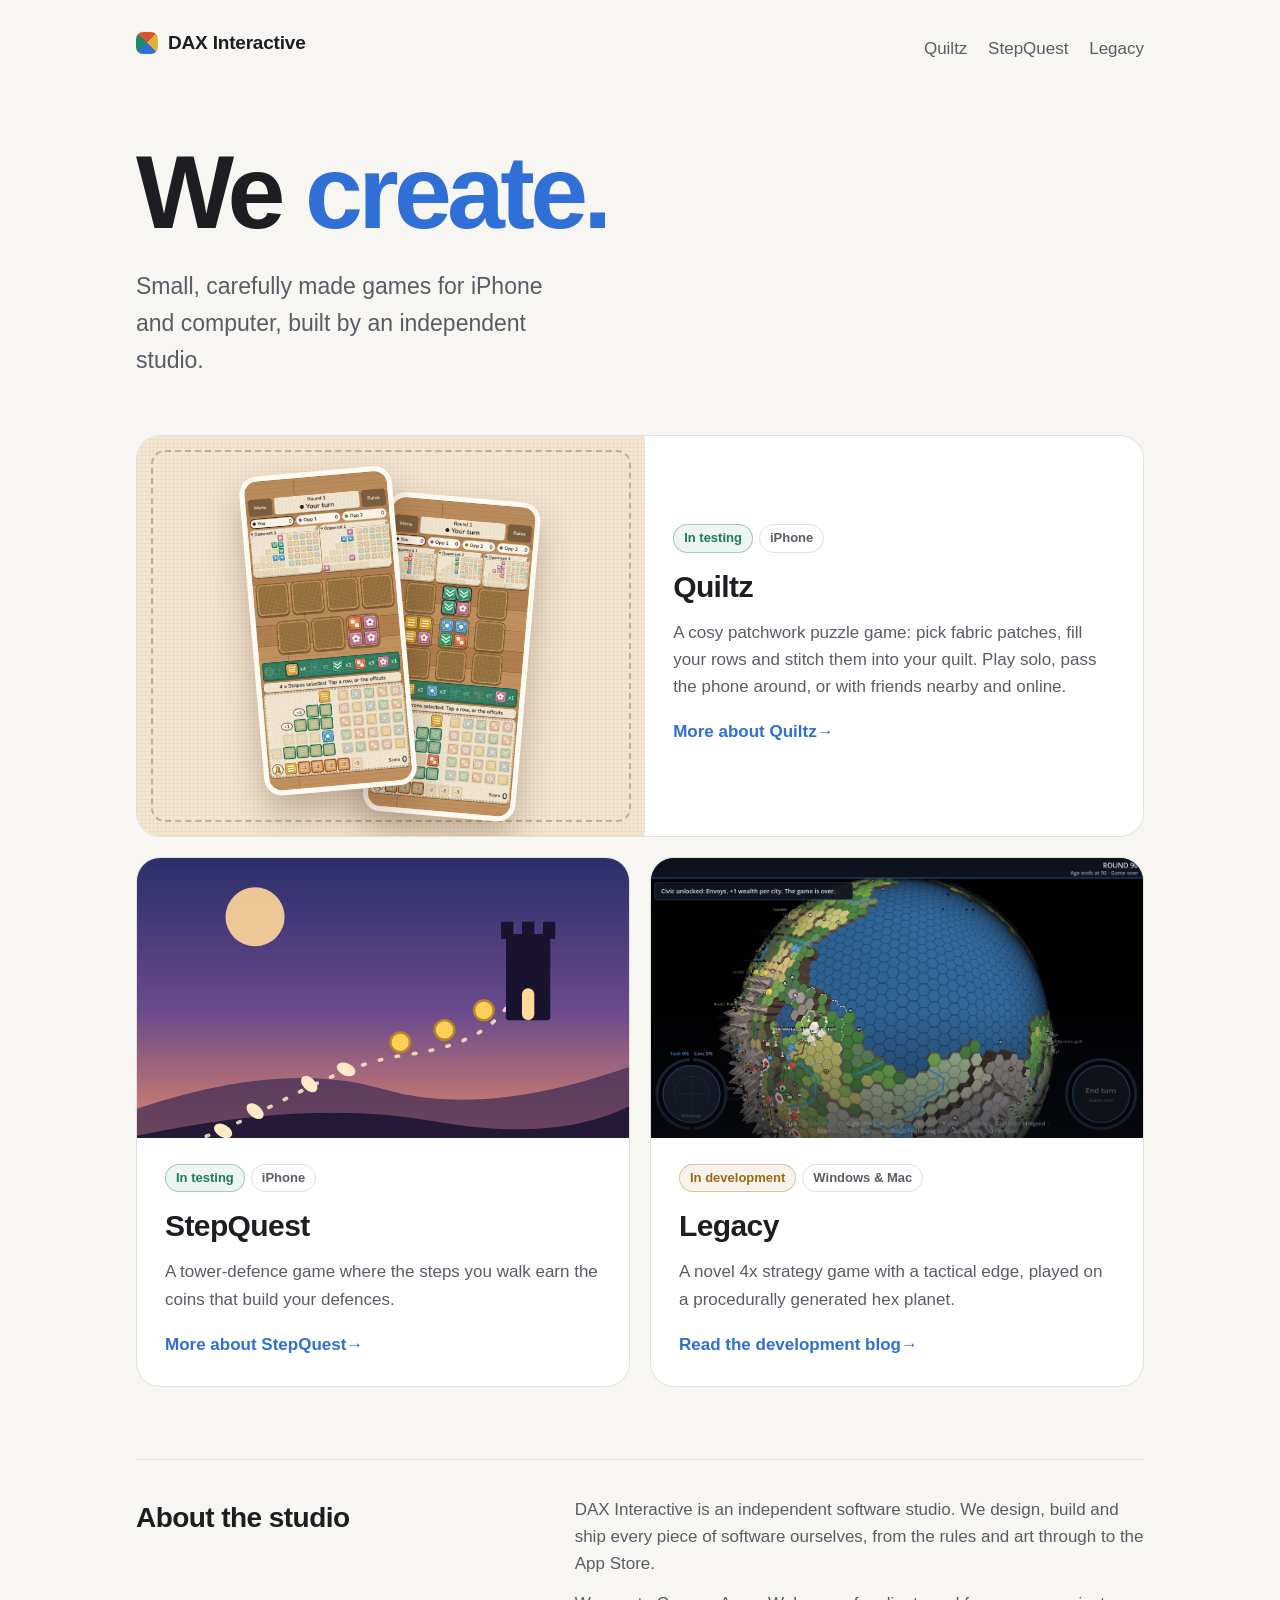
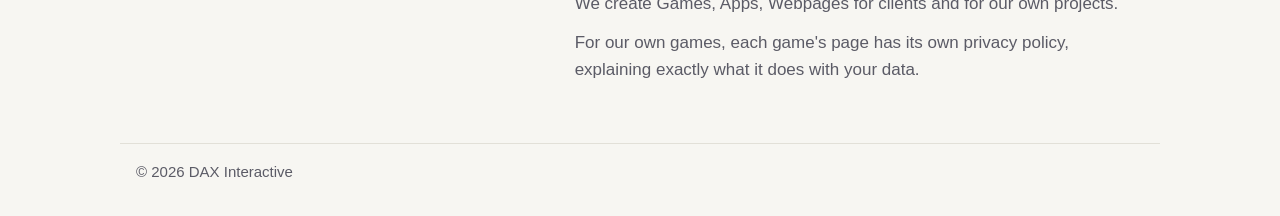
<file: index.html>
<!doctype html>
<html lang="en-GB">
<head>
	<meta charset="utf-8">
	<meta name="viewport" content="width=device-width, initial-scale=1">
	<title>DAX Interactive</title>
	<meta name="description" content="DAX Interactive makes games: Quiltz and StepQuest for iPhone, and Legacy, a 4x strategy game in development.">
	<link rel="stylesheet" href="/style.css">
	<link rel="stylesheet" href="/home.css">
</head>
<body class="home">
	<header>
		<a class="name" href="/">DAX Interactive</a>
		<nav>
			<a href="/quiltz/">Quiltz</a>
			<a href="/stepquest/">StepQuest</a>
			<a href="/legacy/">Legacy</a>
		</nav>
	</header>
	<main>
		<section class="intro">
			<h1>We <span>create.</span></h1>
			<p class="lead">Small, carefully made games for iPhone and computer, built by an independent studio.</p>
		</section>

		<div class="games">
			<a class="game wide" href="/quiltz/">
				<div class="art quiltz" aria-hidden="true">
					<img src="/quiltz/images/match-three-players.png" width="430" height="932" alt="">
					<img src="/quiltz/images/match-four-players.png" width="430" height="932" alt="">
				</div>
				<div class="body">
					<ul class="chips"><li class="live">In testing</li><li>iPhone</li></ul>
					<h2>Quiltz</h2>
					<p>A cosy patchwork puzzle game: pick fabric patches, fill your rows and stitch them into your quilt. Play solo, pass the phone around, or with friends nearby and online.</p>
					<span class="go">More about Quiltz</span>
				</div>
			</a>

			<a class="game" href="/stepquest/">
				<div class="art stepquest" aria-hidden="true">
					<svg viewBox="0 0 400 280" preserveAspectRatio="xMidYMid slice">
						<circle cx="96" cy="74" r="24" fill="#ffd89a" opacity=".9"/>
						<path d="M0 230 Q 120 190 200 214 T 400 196 V280 H0Z" fill="#3b2a55" opacity=".7"/>
						<path d="M0 252 Q 140 222 240 240 T 400 228 V280 H0Z" fill="#241a38"/>
						<path d="M30 262 C 110 236 150 196 220 186 S 300 150 318 120" fill="none" stroke="#ffe9c7" stroke-width="3" stroke-dasharray="2 12" stroke-linecap="round" opacity=".85"/>
						<g fill="#ffe9c7">
							<ellipse cx="70" cy="248" rx="5" ry="8" transform="rotate(-60 70 248)"/>
							<ellipse cx="96" cy="232" rx="5" ry="8" transform="rotate(-50 96 232)"/>
							<ellipse cx="140" cy="210" rx="5" ry="8" transform="rotate(-45 140 210)"/>
							<ellipse cx="170" cy="198" rx="5" ry="8" transform="rotate(-65 170 198)"/>
						</g>
						<g fill="#ffcf5a" stroke="#b9852a" stroke-width="2">
							<circle cx="214" cy="176" r="8"/>
							<circle cx="250" cy="166" r="8"/>
							<circle cx="282" cy="150" r="8"/>
						</g>
						<g fill="#1a1330">
							<rect x="300" y="88" width="36" height="70" rx="2"/>
							<rect x="296" y="78" width="10" height="14"/>
							<rect x="313" y="78" width="10" height="14"/>
							<rect x="330" y="78" width="10" height="14"/>
							<rect x="313" y="132" width="10" height="26" rx="5" fill="#ffd89a"/>
						</g>
					</svg>
				</div>
				<div class="body">
					<ul class="chips"><li class="live">In testing</li><li>iPhone</li></ul>
					<h2>StepQuest</h2>
					<p>A tower-defence game where the steps you walk earn the coins that build your defences.</p>
					<span class="go">More about StepQuest</span>
				</div>
			</a>

			<a class="game" href="/legacy/">
				<div class="art legacy" aria-hidden="true">
					<img src="/legacy/resources/1/generated-world.jpg" width="1155" height="649" alt="" loading="lazy">
				</div>
				<div class="body">
					<ul class="chips"><li class="dev">In development</li><li>Windows &amp; Mac</li></ul>
					<h2>Legacy</h2>
					<p>A novel 4x strategy game with a tactical edge, played on a procedurally generated hex planet.</p>
					<span class="go">Read the development blog</span>
				</div>
			</a>
		</div>

		<section class="about">
			<h2>About the studio</h2>
			<div>
				<p>DAX Interactive is an independent software studio. We design, build and ship every piece of software ourselves, from the rules and art through to the App Store.</p>
				<p>We create Games, Apps, Webpages for clients and for our own projects.</p>
				<p>For our own games, each game's page has its own privacy policy, explaining exactly what it does with your data.</p>
			</div>
		</section>
	</main>
	<footer>© 2026 DAX Interactive</footer>
</body>
</html>
</file>
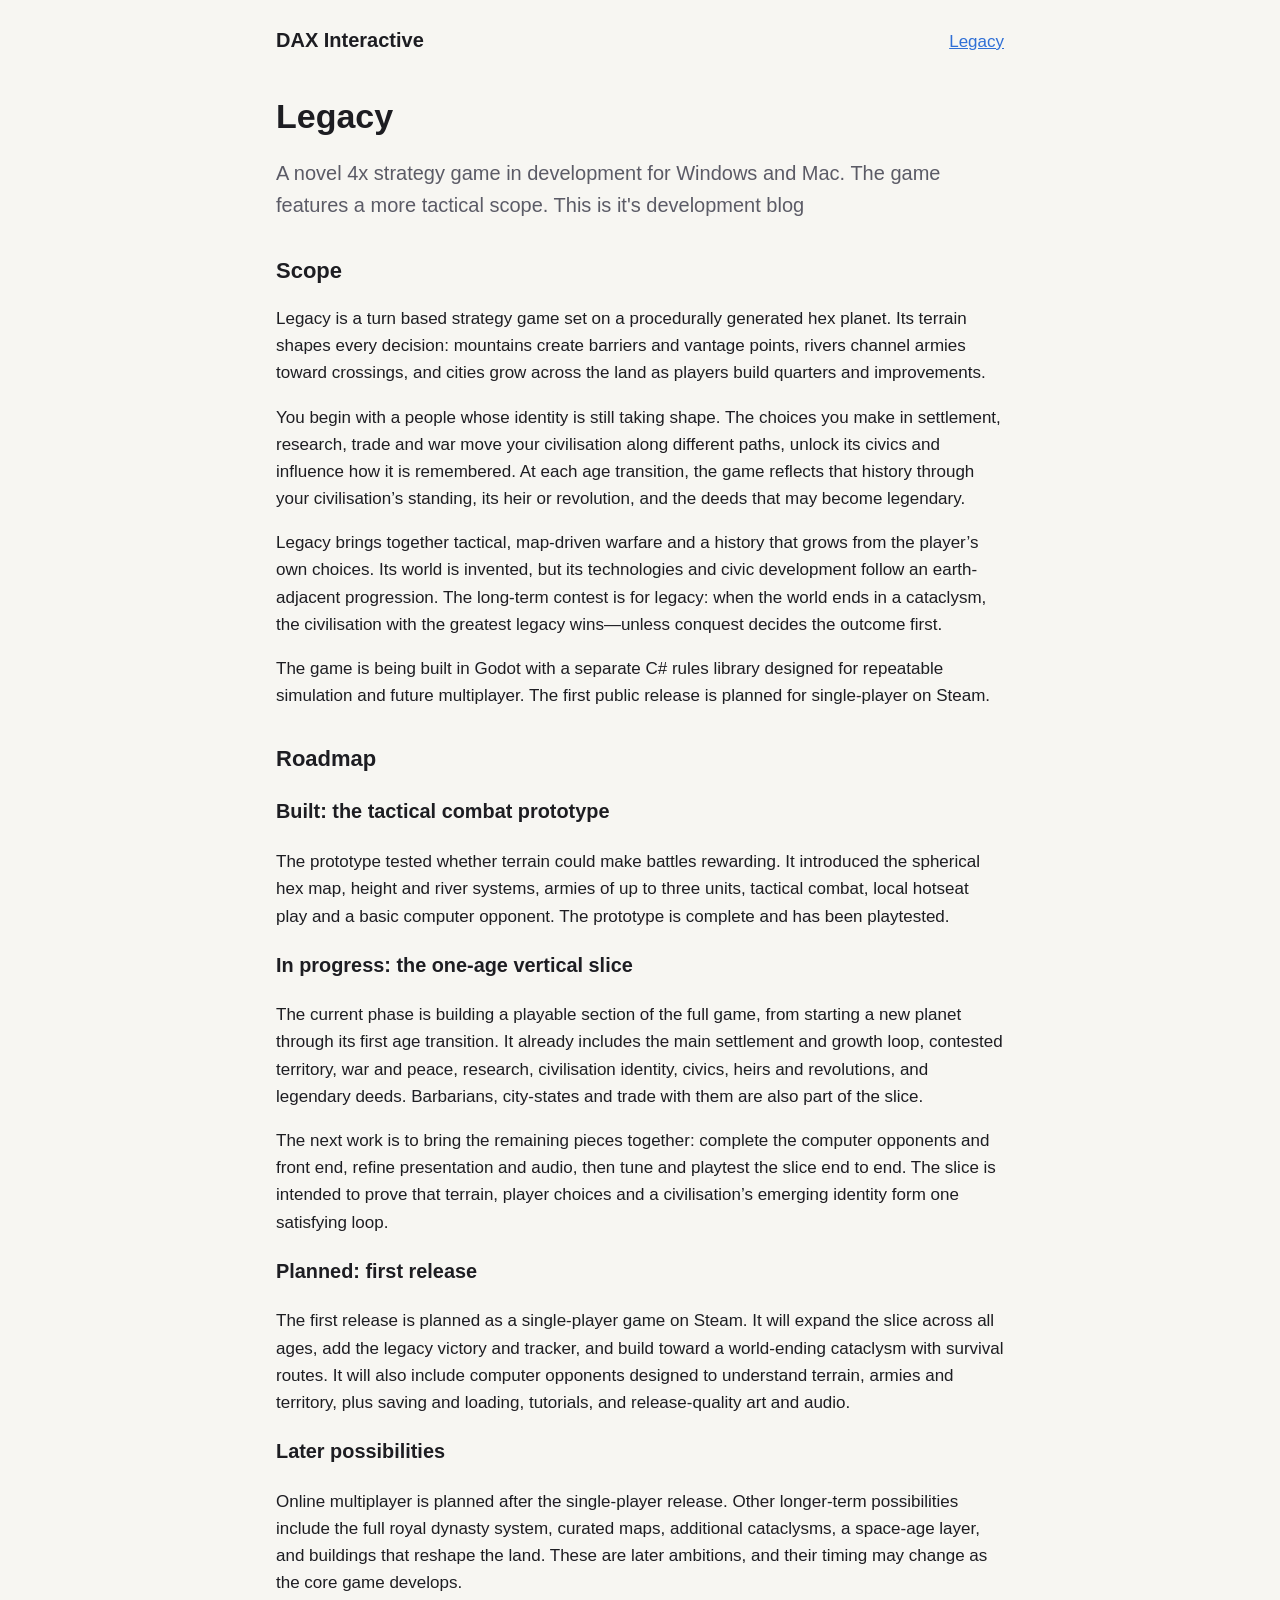
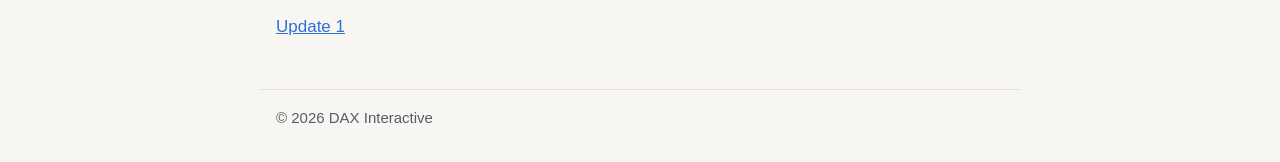
<file: legacy/index.html>
<!doctype html>
<html lang="en-GB">
<head>
	<meta charset="utf-8">
	<meta name="viewport" content="width=device-width, initial-scale=1">
	<title>Legacy</title>
	<meta name="description" content="Legacy: A novel 4x strategy game.">
	<link rel="stylesheet" href="/style.css">
</head>
<body>
	<header>
		<a class="name" href="/">DAX Interactive</a>
		<nav><a href="/legacy/">Legacy</a></nav>
	</header>
	<main>
		<h1>Legacy</h1>
		<p class="lead">A novel 4x strategy game in development for Windows and Mac. The game features a more tactical scope. This is it's development blog</p>
			<h2>Scope</h2>
			<p>Legacy is a turn based strategy game set on a procedurally generated hex planet. Its terrain shapes every decision: mountains create barriers and vantage points, rivers channel armies toward crossings, and cities grow across the land as players build quarters and improvements.</p>
			<p>You begin with a people whose identity is still taking shape. The choices you make in settlement, research, trade and war move your civilisation along different paths, unlock its civics and influence how it is remembered. At each age transition, the game reflects that history through your civilisation’s standing, its heir or revolution, and the deeds that may become legendary.</p>
			<p>Legacy brings together tactical, map-driven warfare and a history that grows from the player’s own choices. Its world is invented, but its technologies and civic development follow an earth-adjacent progression. The long-term contest is for legacy: when the world ends in a cataclysm, the civilisation with the greatest legacy wins—unless conquest decides the outcome first.</p>
			<p>The game is being built in Godot with a separate C# rules library designed for repeatable simulation and future multiplayer. The first public release is planned for single-player on Steam.</p>

			<h2>Roadmap</h2>
				<h3>Built: the tactical combat prototype</h3>
				<p>The prototype tested whether terrain could make battles rewarding. It introduced the spherical hex map, height and river systems, armies of up to three units, tactical combat, local hotseat play and a basic computer opponent. The prototype is complete and has been playtested.</p>
				<h3>In progress: the one-age vertical slice</h3>
				<p>The current phase is building a playable section of the full game, from starting a new planet through its first age transition. It already includes the main settlement and growth loop, contested territory, war and peace, research, civilisation identity, civics, heirs and revolutions, and legendary deeds. Barbarians, city-states and trade with them are also part of the slice.</p>
				<p>The next work is to bring the remaining pieces together: complete the computer opponents and front end, refine presentation and audio, then tune and playtest the slice end to end. The slice is intended to prove that terrain, player choices and a civilisation’s emerging identity form one satisfying loop.</p>
				<h3>Planned: first release</h3>
				<p>The first release is planned as a single-player game on Steam. It will expand the slice across all ages, add the legacy victory and tracker, and build toward a world-ending cataclysm with survival routes. It will also include computer opponents designed to understand terrain, armies and territory, plus saving and loading, tutorials, and release-quality art and audio.</p>
				<h3>Later possibilities</h3>
				<p>Online multiplayer is planned after the single-player release. Other longer-term possibilities include the full royal dynasty system, curated maps, additional cataclysms, a space-age layer, and buildings that reshape the land. These are later ambitions, and their timing may change as the core game develops.</p>

		<p><a href="/legacy/updates/02-10-26.html">Update 1</a></p>
	</main>
	<footer>© 2026 DAX Interactive</footer>
</body>
</html>
</file>
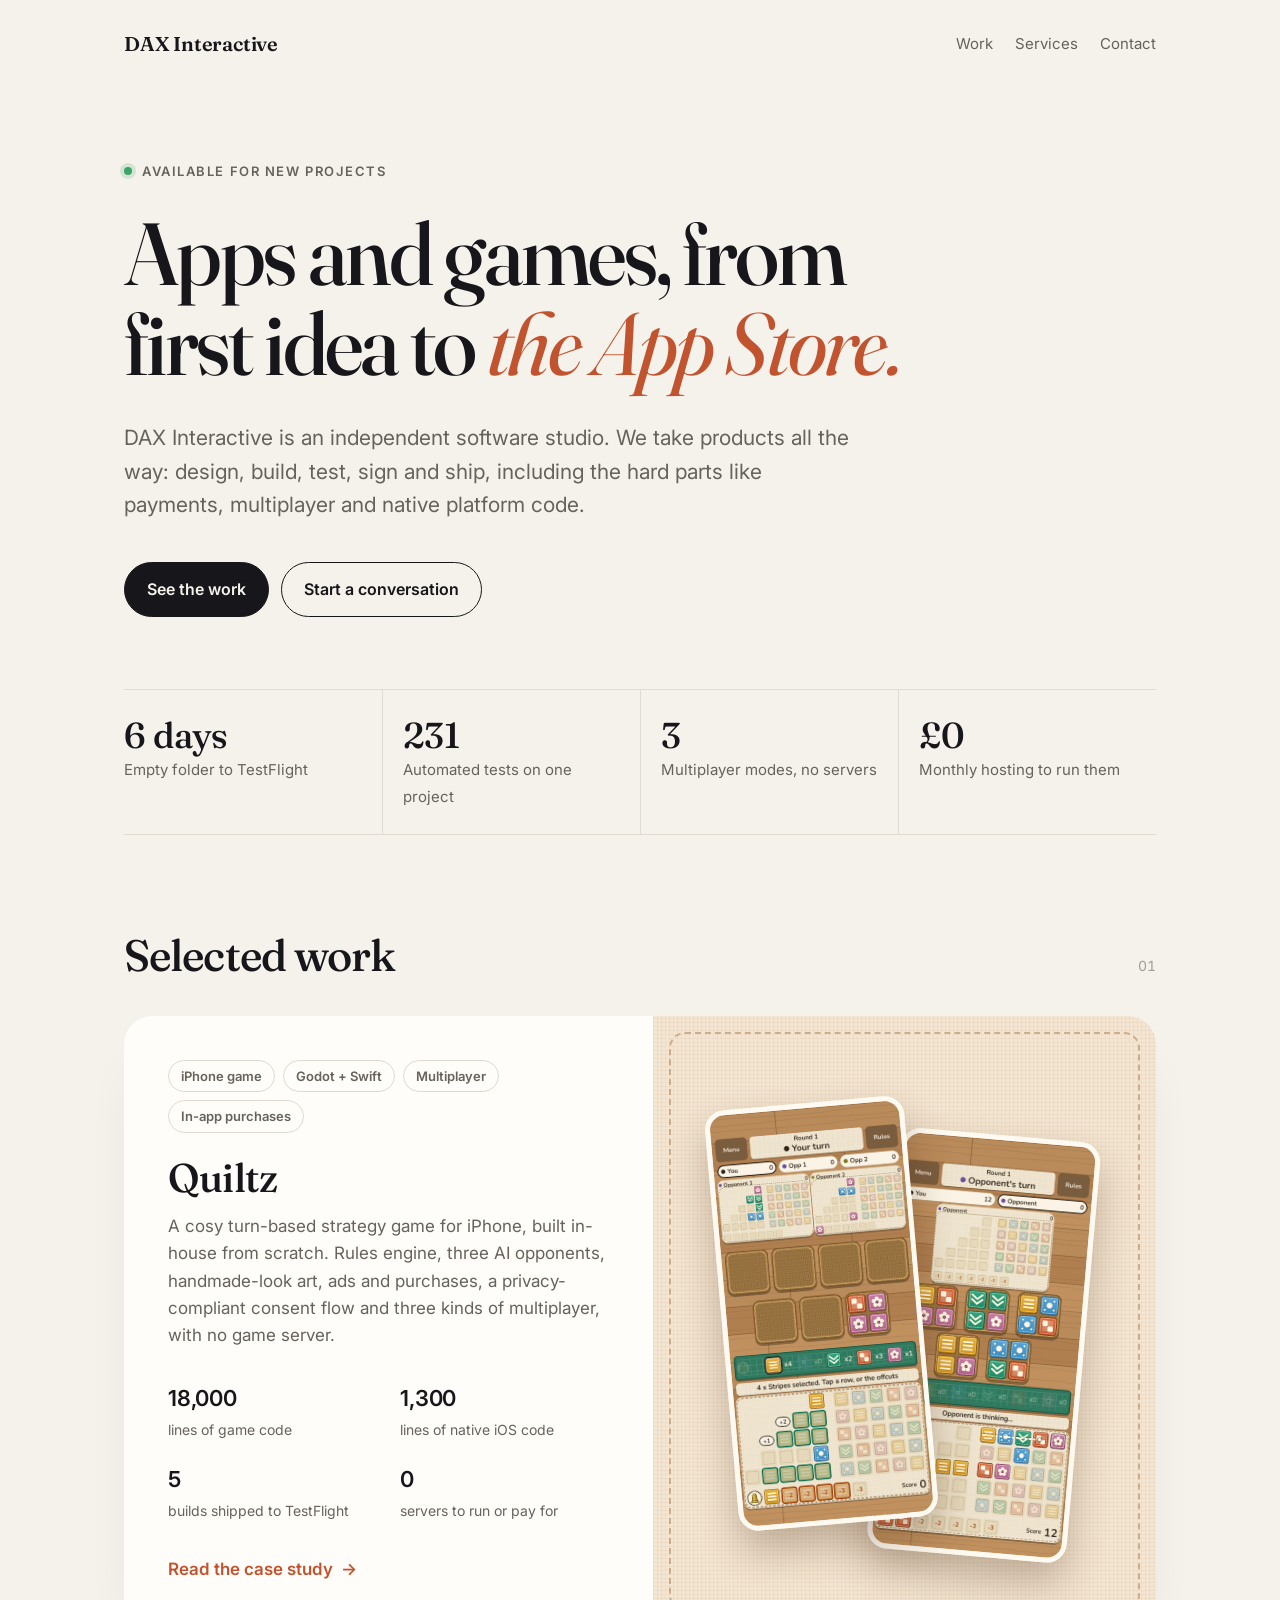
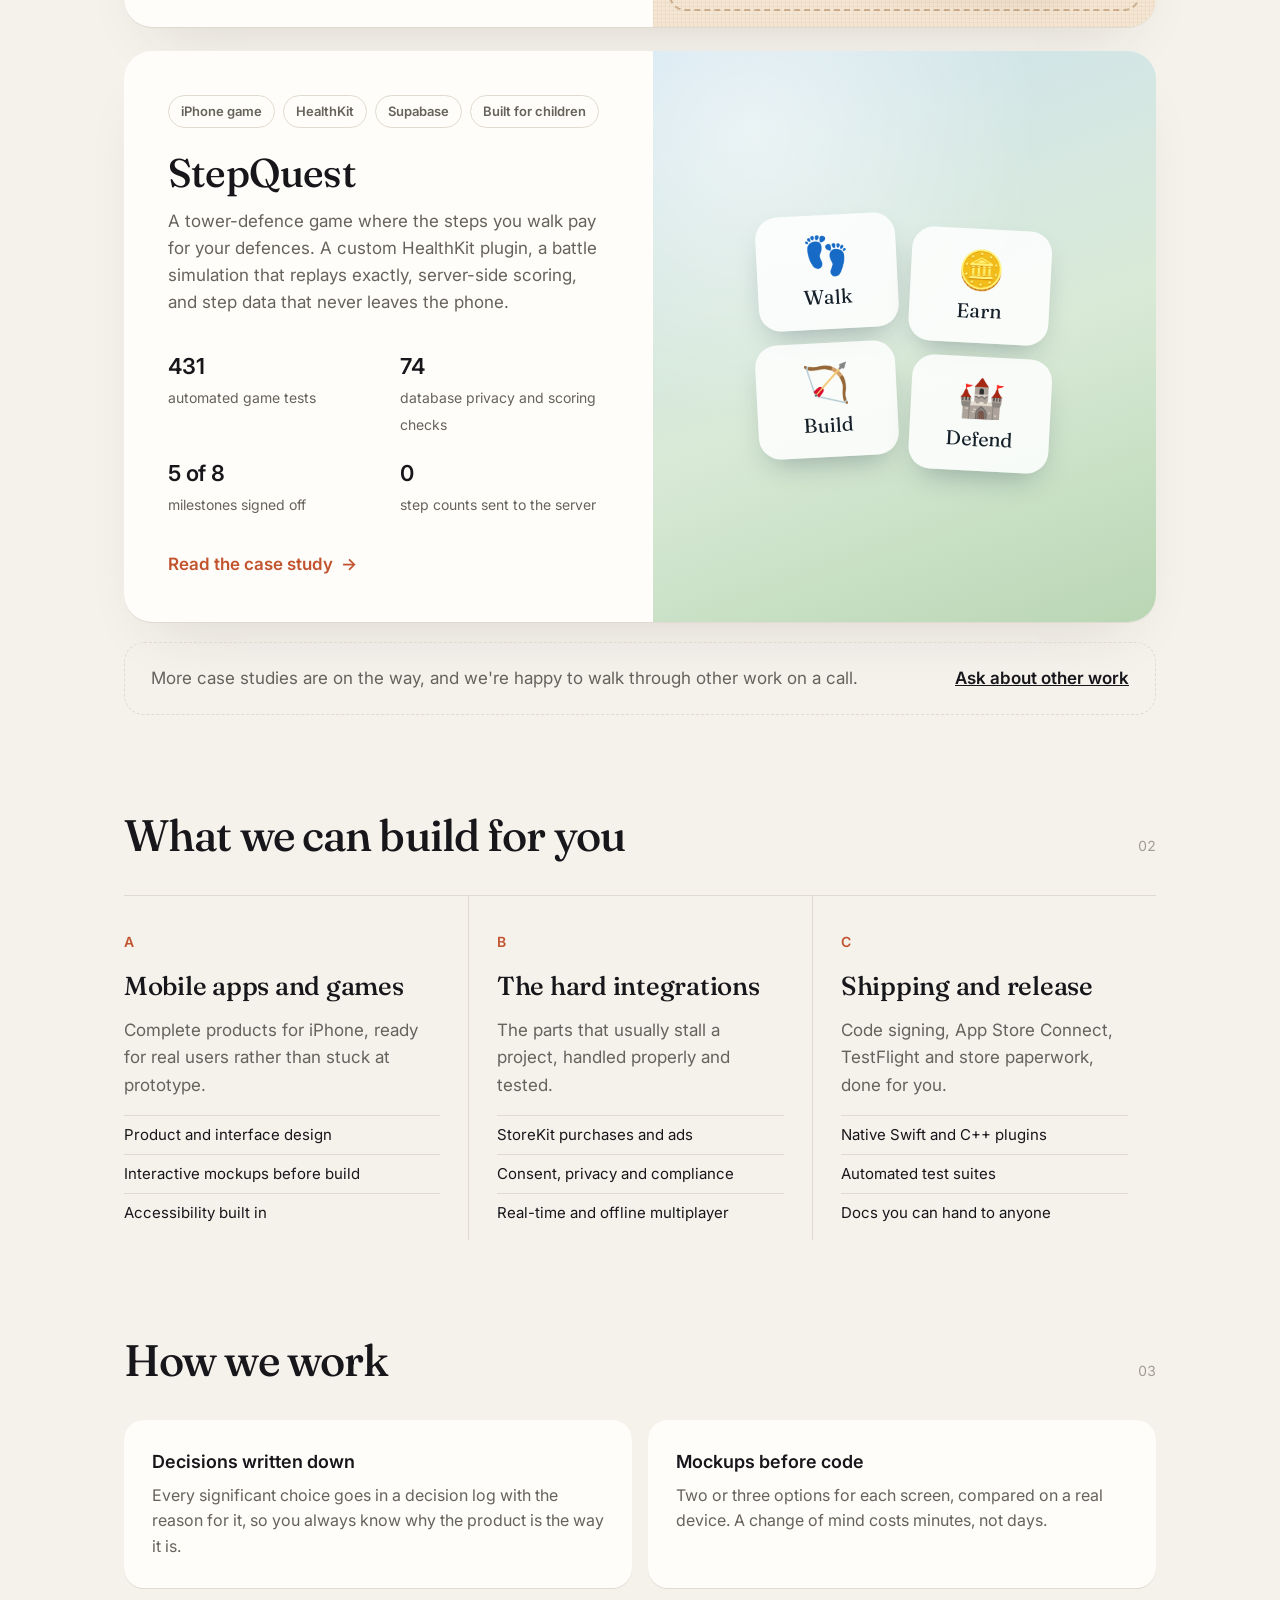
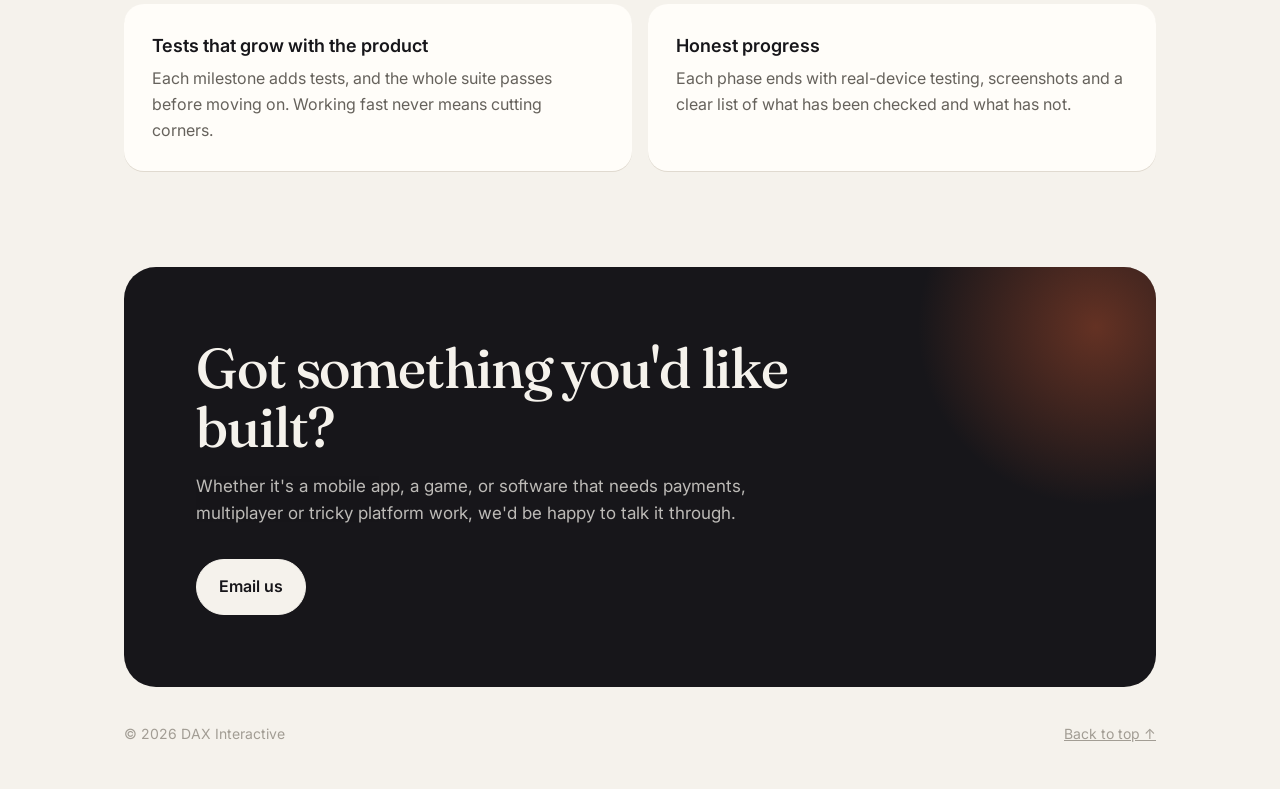
<file: portfolio/index.html>
<!doctype html>
<html lang="en-GB">
<head>
	<meta charset="utf-8">
	<meta name="viewport" content="width=device-width, initial-scale=1">
	<title>DAX Interactive · Portfolio</title>
	<meta name="description" content="Selected work by DAX Interactive: mobile apps and games taken from first idea to the App Store.">
	<!-- Shared with clients by link only; kept out of search results. -->
	<meta name="robots" content="noindex, nofollow">
	<link rel="preconnect" href="https://fonts.googleapis.com">
	<link rel="preconnect" href="https://fonts.gstatic.com" crossorigin>
	<link rel="stylesheet" href="https://fonts.googleapis.com/css2?family=Fraunces:ital,opsz,wght@0,9..144,400;0,9..144,500;0,9..144,600;1,9..144,400&family=Inter:wght@400;600&display=swap">
	<link rel="stylesheet" href="/portfolio/portfolio.css">
</head>
<body id="top">
	<div class="wrap">
		<header class="bar">
			<a class="mark" href="/portfolio/">DAX Interactive</a>
			<nav>
				<a href="#work">Work</a>
				<a href="#services">Services</a>
				<a href="#contact">Contact</a>
			</nav>
		</header>

		<main>
			<section class="hero">
				<p class="eyebrow rise">Available for new projects</p>
				<h1 class="rise d1">Apps and games, from first idea to <em>the App Store.</em></h1>
				<p class="lead rise d2">DAX Interactive is an independent software studio. We take products all the way: design, build, test, sign and ship, including the hard parts like payments, multiplayer and native platform code.</p>
				<div class="actions rise d3">
					<a class="btn primary" href="#work">See the work</a>
					<a class="btn ghost" href="#contact">Start a conversation</a>
				</div>
			</section>

			<div class="strip">
				<div><b>6 days</b><span>Empty folder to TestFlight</span></div>
				<div><b>231</b><span>Automated tests on one project</span></div>
				<div><b>3</b><span>Multiplayer modes, no servers</span></div>
				<div><b>£0</b><span>Monthly hosting to run them</span></div>
			</div>

			<section class="section" id="work">
				<div class="section-head">
					<h2>Selected work</h2>
					<span class="num">01</span>
				</div>

				<a class="project quiltz" href="/portfolio/quiltz/">
					<div class="info">
						<ul class="tags">
							<li>iPhone game</li>
							<li>Godot + Swift</li>
							<li>Multiplayer</li>
							<li>In-app purchases</li>
						</ul>
						<h3>Quiltz</h3>
						<p>A cosy turn-based strategy game for iPhone, built in-house from scratch. Rules engine, three AI opponents, handmade-look art, ads and purchases, a privacy-compliant consent flow and three kinds of multiplayer, with no game server.</p>
						<ul class="facts">
							<li><b>18,000</b><span>lines of game code</span></li>
							<li><b>1,300</b><span>lines of native iOS code</span></li>
							<li><b>5</b><span>builds shipped to TestFlight</span></li>
							<li><b>0</b><span>servers to run or pay for</span></li>
						</ul>
						<span class="more">Read the case study <span class="arrow" aria-hidden="true">→</span></span>
					</div>
					<div class="visual" aria-hidden="true">
						<img src="/portfolio/quiltz/images/three-players.png" width="430" height="932" alt="">
						<img src="/portfolio/quiltz/images/scoring.png" width="430" height="932" alt="">
					</div>
				</a>

				<a class="project stepquest" href="/portfolio/stepquest/">
					<div class="info">
						<ul class="tags">
							<li>iPhone game</li>
							<li>HealthKit</li>
							<li>Supabase</li>
							<li>Built for children</li>
						</ul>
						<h3>StepQuest</h3>
						<p>A tower-defence game where the steps you walk pay for your defences. A custom HealthKit plugin, a battle simulation that replays exactly, server-side scoring, and step data that never leaves the phone.</p>
						<ul class="facts">
							<li><b>431</b><span>automated game tests</span></li>
							<li><b>74</b><span>database privacy and scoring checks</span></li>
							<li><b>5 of 8</b><span>milestones signed off</span></li>
							<li><b>0</b><span>step counts sent to the server</span></li>
						</ul>
						<span class="more">Read the case study <span class="arrow" aria-hidden="true">→</span></span>
					</div>
					<div class="visual" aria-hidden="true">
						<div class="sq-loop">
							<span><i>👣</i>Walk</span>
							<span><i>🪙</i>Earn</span>
							<span><i>🏹</i>Build</span>
							<span><i>🏰</i>Defend</span>
						</div>
					</div>
				</a>

				<div class="later">
					<span>More case studies are on the way, and we're happy to walk through other work on a call.</span>
					<a href="#contact">Ask about other work</a>
				</div>
			</section>

			<section class="section" id="services">
				<div class="section-head">
					<h2>What we can build for you</h2>
					<span class="num">02</span>
				</div>
				<div class="services">
					<article>
						<span class="idx">A</span>
						<h3>Mobile apps and games</h3>
						<p>Complete products for iPhone, ready for real users rather than stuck at prototype.</p>
						<ul>
							<li>Product and interface design</li>
							<li>Interactive mockups before build</li>
							<li>Accessibility built in</li>
						</ul>
					</article>
					<article>
						<span class="idx">B</span>
						<h3>The hard integrations</h3>
						<p>The parts that usually stall a project, handled properly and tested.</p>
						<ul>
							<li>StoreKit purchases and ads</li>
							<li>Consent, privacy and compliance</li>
							<li>Real-time and offline multiplayer</li>
						</ul>
					</article>
					<article>
						<span class="idx">C</span>
						<h3>Shipping and release</h3>
						<p>Code signing, App Store Connect, TestFlight and store paperwork, done for you.</p>
						<ul>
							<li>Native Swift and C++ plugins</li>
							<li>Automated test suites</li>
							<li>Docs you can hand to anyone</li>
						</ul>
					</article>
				</div>
			</section>

			<section class="section">
				<div class="section-head">
					<h2>How we work</h2>
					<span class="num">03</span>
				</div>
				<div class="principles">
					<div>
						<h3>Decisions written down</h3>
						<p>Every significant choice goes in a decision log with the reason for it, so you always know why the product is the way it is.</p>
					</div>
					<div>
						<h3>Mockups before code</h3>
						<p>Two or three options for each screen, compared on a real device. A change of mind costs minutes, not days.</p>
					</div>
					<div>
						<h3>Tests that grow with the product</h3>
						<p>Each milestone adds tests, and the whole suite passes before moving on. Working fast never means cutting corners.</p>
					</div>
					<div>
						<h3>Honest progress</h3>
						<p>Each phase ends with real-device testing, screenshots and a clear list of what has been checked and what has not.</p>
					</div>
				</div>
			</section>

			<section class="contact" id="contact">
				<h2>Got something you'd like built?</h2>
				<p>Whether it's a mobile app, a game, or software that needs payments, multiplayer or tricky platform work, we'd be happy to talk it through.</p>
				<div class="actions">
					<a class="btn primary" href="mailto:hello@daxinteractive.com?subject=Project%20enquiry">Email us</a>
				</div>
			</section>
		</main>

		<footer class="foot">
			<span>© 2026 DAX Interactive</span>
			<a href="#top">Back to top ↑</a>
		</footer>
	</div>
</body>
</html>
</file>
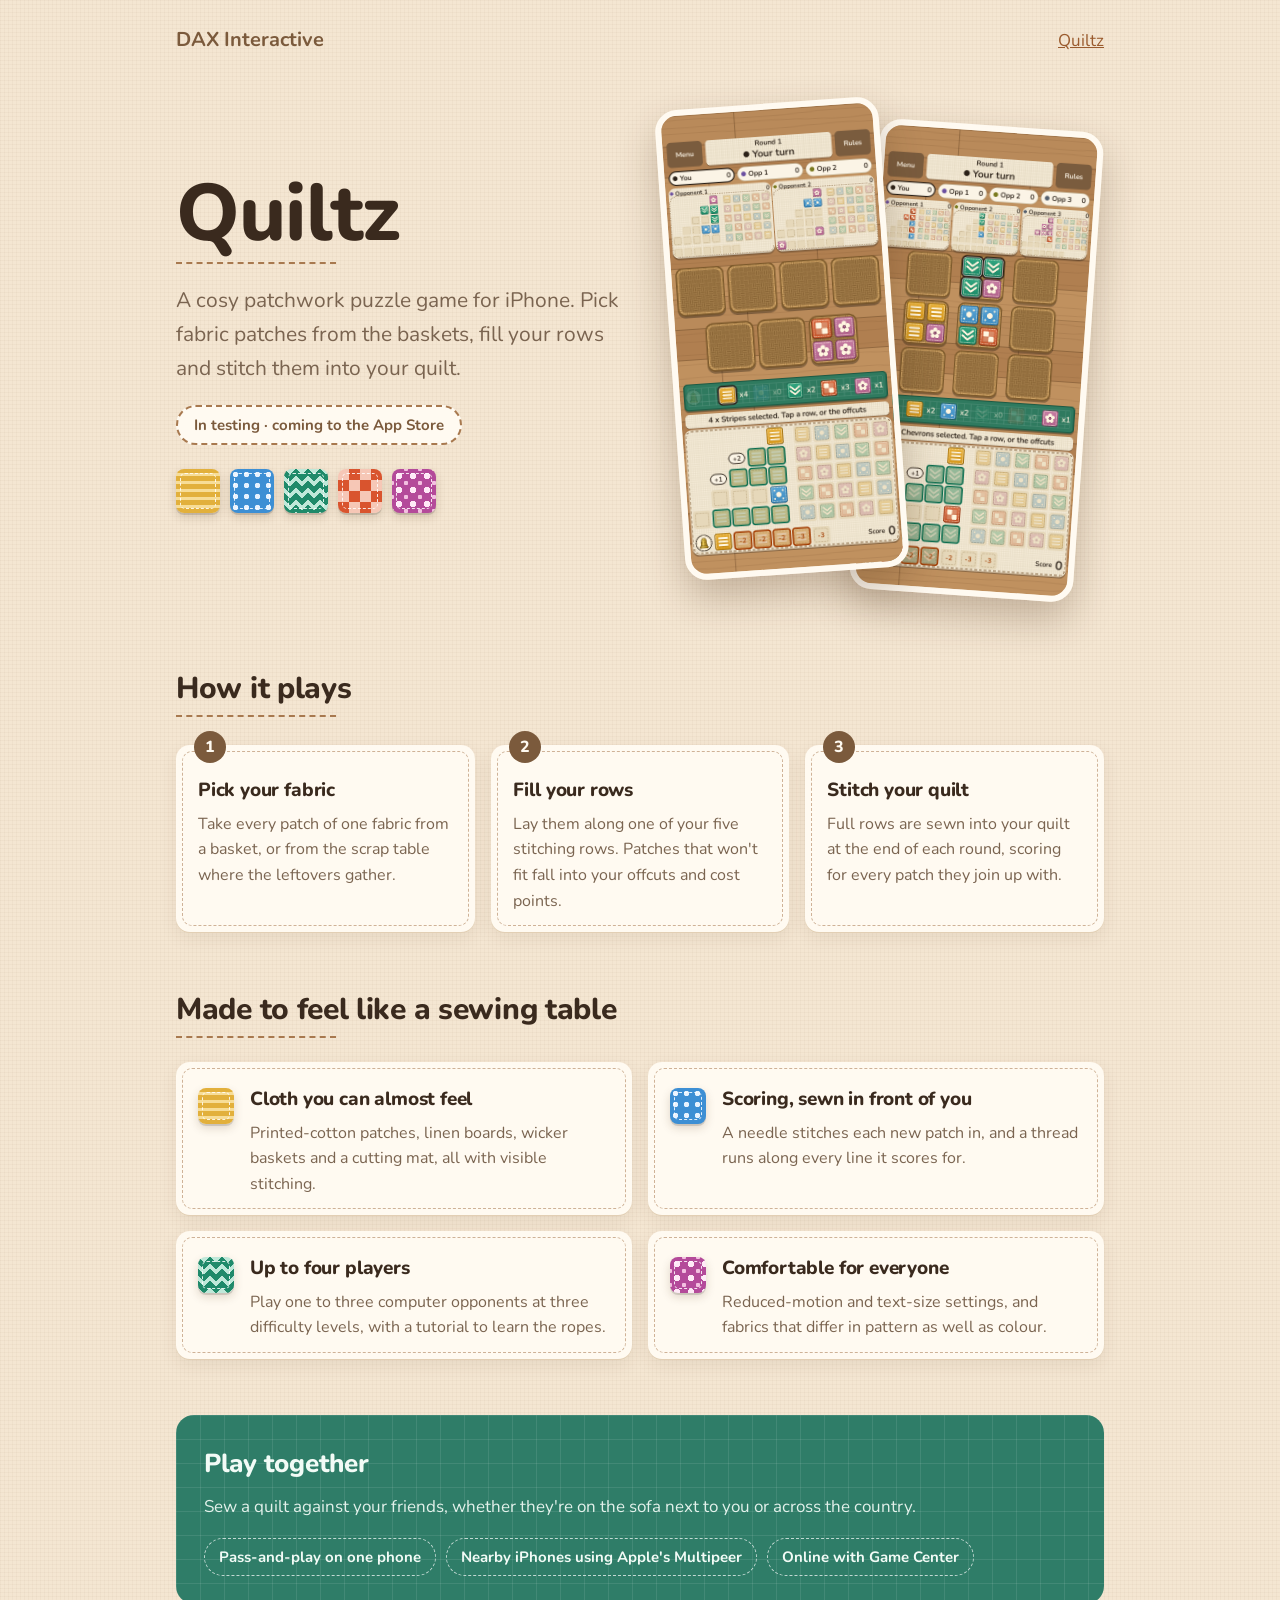
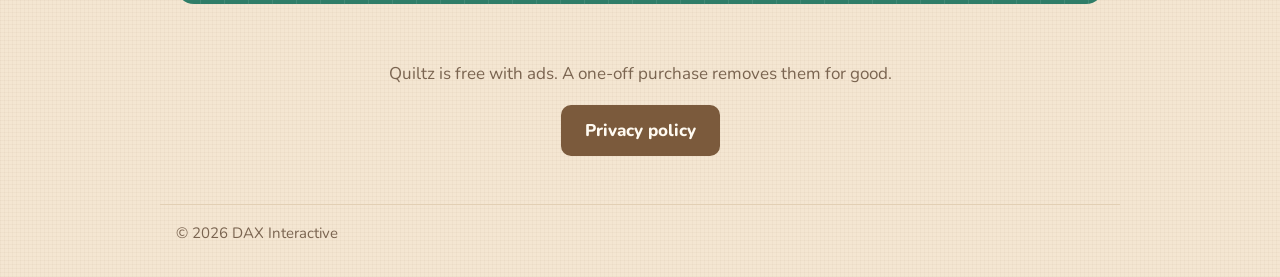
<file: quiltz/index.html>
<!doctype html>
<html lang="en-GB">
<head>
	<meta charset="utf-8">
	<meta name="viewport" content="width=device-width, initial-scale=1">
	<title>Quiltz</title>
	<meta name="description" content="Quiltz: a cosy patchwork puzzle game for iPhone. Pick fabric patches, fill your rows and stitch them into your quilt.">
	<link rel="preconnect" href="https://fonts.googleapis.com">
	<link rel="preconnect" href="https://fonts.gstatic.com" crossorigin>
	<link rel="stylesheet" href="https://fonts.googleapis.com/css2?family=Nunito:wght@400;700;800&display=swap">
	<link rel="stylesheet" href="/style.css">
	<link rel="stylesheet" href="/quiltz/quiltz.css">
</head>
<body class="quiltz">
	<header>
		<a class="name" href="/">DAX Interactive</a>
		<nav><a href="/quiltz/">Quiltz</a></nav>
	</header>
	<main>
		<section class="hero">
			<div>
				<h1>Quiltz</h1>
				<hr class="stitch-rule">
				<p class="lead">A cosy patchwork puzzle game for iPhone. Pick fabric patches from the baskets, fill your rows and stitch them into your quilt.</p>
				<span class="badge">In testing · coming to the App Store</span>
				<ul class="swatches" aria-label="The five fabrics">
					<li class="patch stripes" title="Stripes"></li>
					<li class="patch dots" title="Dots"></li>
					<li class="patch chevrons" title="Chevrons"></li>
					<li class="patch checks" title="Checks"></li>
					<li class="patch florals" title="Florals"></li>
				</ul>
			</div>
			<div class="screenshots">
				<img src="/quiltz/images/match-three-players.png" width="430" height="932" alt="A three-player game of Quiltz: two opponents' boards along the top, wicker baskets of fabric patches in the middle, and the player's own stitching rows and quilt at the bottom.">
				<img src="/quiltz/images/match-four-players.png" width="430" height="932" alt="A four-player game of Quiltz with three chevron patches selected and the cells they would fill highlighted on the player's board.">
			</div>
		</section>

		<section class="section">
			<h2>How it plays</h2>
			<hr class="stitch-rule">
			<ol class="steps">
				<li class="panel">
					<h3>Pick your fabric</h3>
					<p>Take every patch of one fabric from a basket, or from the scrap table where the leftovers gather.</p>
				</li>
				<li class="panel">
					<h3>Fill your rows</h3>
					<p>Lay them along one of your five stitching rows. Patches that won't fit fall into your offcuts and cost points.</p>
				</li>
				<li class="panel">
					<h3>Stitch your quilt</h3>
					<p>Full rows are sewn into your quilt at the end of each round, scoring for every patch they join up with.</p>
				</li>
			</ol>
		</section>

		<section class="section">
			<h2>Made to feel like a sewing table</h2>
			<hr class="stitch-rule">
			<div class="features">
				<div class="panel">
					<span class="patch stripes" aria-hidden="true"></span>
					<div>
						<h3>Cloth you can almost feel</h3>
						<p>Printed-cotton patches, linen boards, wicker baskets and a cutting mat, all with visible stitching.</p>
					</div>
				</div>
				<div class="panel">
					<span class="patch dots" aria-hidden="true"></span>
					<div>
						<h3>Scoring, sewn in front of you</h3>
						<p>A needle stitches each new patch in, and a thread runs along every line it scores for.</p>
					</div>
				</div>
				<div class="panel">
					<span class="patch chevrons" aria-hidden="true"></span>
					<div>
						<h3>Up to four players</h3>
						<p>Play one to three computer opponents at three difficulty levels, with a tutorial to learn the ropes.</p>
					</div>
				</div>
				<div class="panel">
					<span class="patch florals" aria-hidden="true"></span>
					<div>
						<h3>Comfortable for everyone</h3>
						<p>Reduced-motion and text-size settings, and fabrics that differ in pattern as well as colour.</p>
					</div>
				</div>
			</div>
		</section>

		<section class="mat">
			<h2>Play together</h2>
			<p>Sew a quilt against your friends, whether they're on the sofa next to you or across the country.</p>
			<ul class="modes">
				<li>Pass-and-play on one phone</li>
				<li>Nearby iPhones using Apple's Multipeer</li>
				<li>Online with Game Center</li>
			</ul>
		</section>

		<section class="closing">
			<p>Quiltz is free with ads. A one-off purchase removes them for good.</p>
			<a class="button" href="/quiltz/privacy/">Privacy policy</a>
		</section>
	</main>
	<footer>© 2026 DAX Interactive</footer>
</body>
</html>
</file>
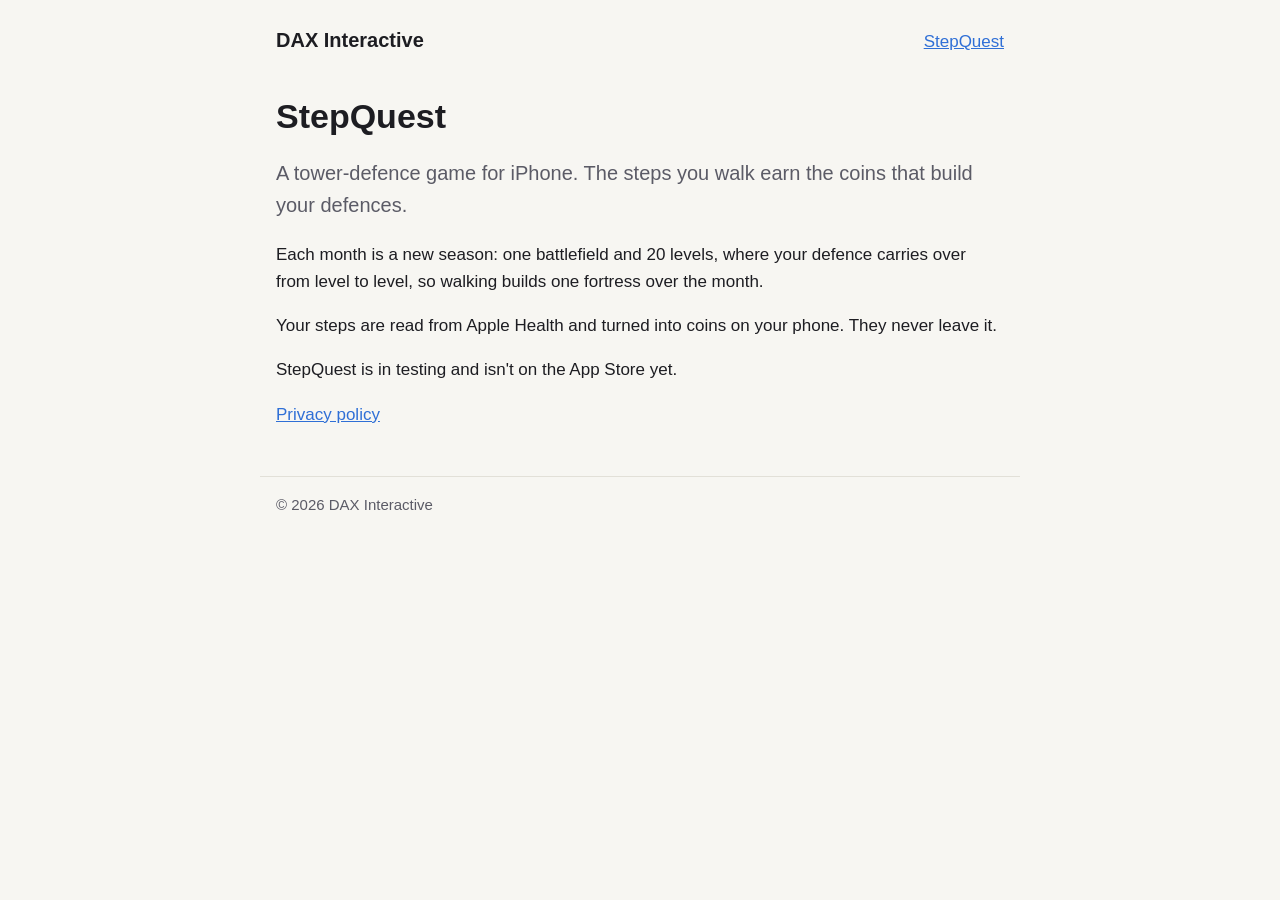
<file: stepquest/index.html>
<!doctype html>
<html lang="en-GB">
<head>
	<meta charset="utf-8">
	<meta name="viewport" content="width=device-width, initial-scale=1">
	<title>StepQuest</title>
	<meta name="description" content="StepQuest: a tower-defence game where your steps build your defences.">
	<link rel="stylesheet" href="/style.css">
</head>
<body>
	<header>
		<a class="name" href="/">DAX Interactive</a>
		<nav><a href="/stepquest/">StepQuest</a></nav>
	</header>
	<main>
		<h1>StepQuest</h1>
		<p class="lead">A tower-defence game for iPhone. The steps you walk earn the coins that build your defences.</p>

		<p>Each month is a new season: one battlefield and 20 levels, where your defence carries over from level to level, so walking builds one fortress over the month.</p>
		<p>Your steps are read from Apple Health and turned into coins on your phone. They never leave it.</p>
		<p>StepQuest is in testing and isn't on the App Store yet.</p>

		<p><a href="/stepquest/privacy/">Privacy policy</a></p>
	</main>
	<footer>© 2026 DAX Interactive</footer>
</body>
</html>
</file>
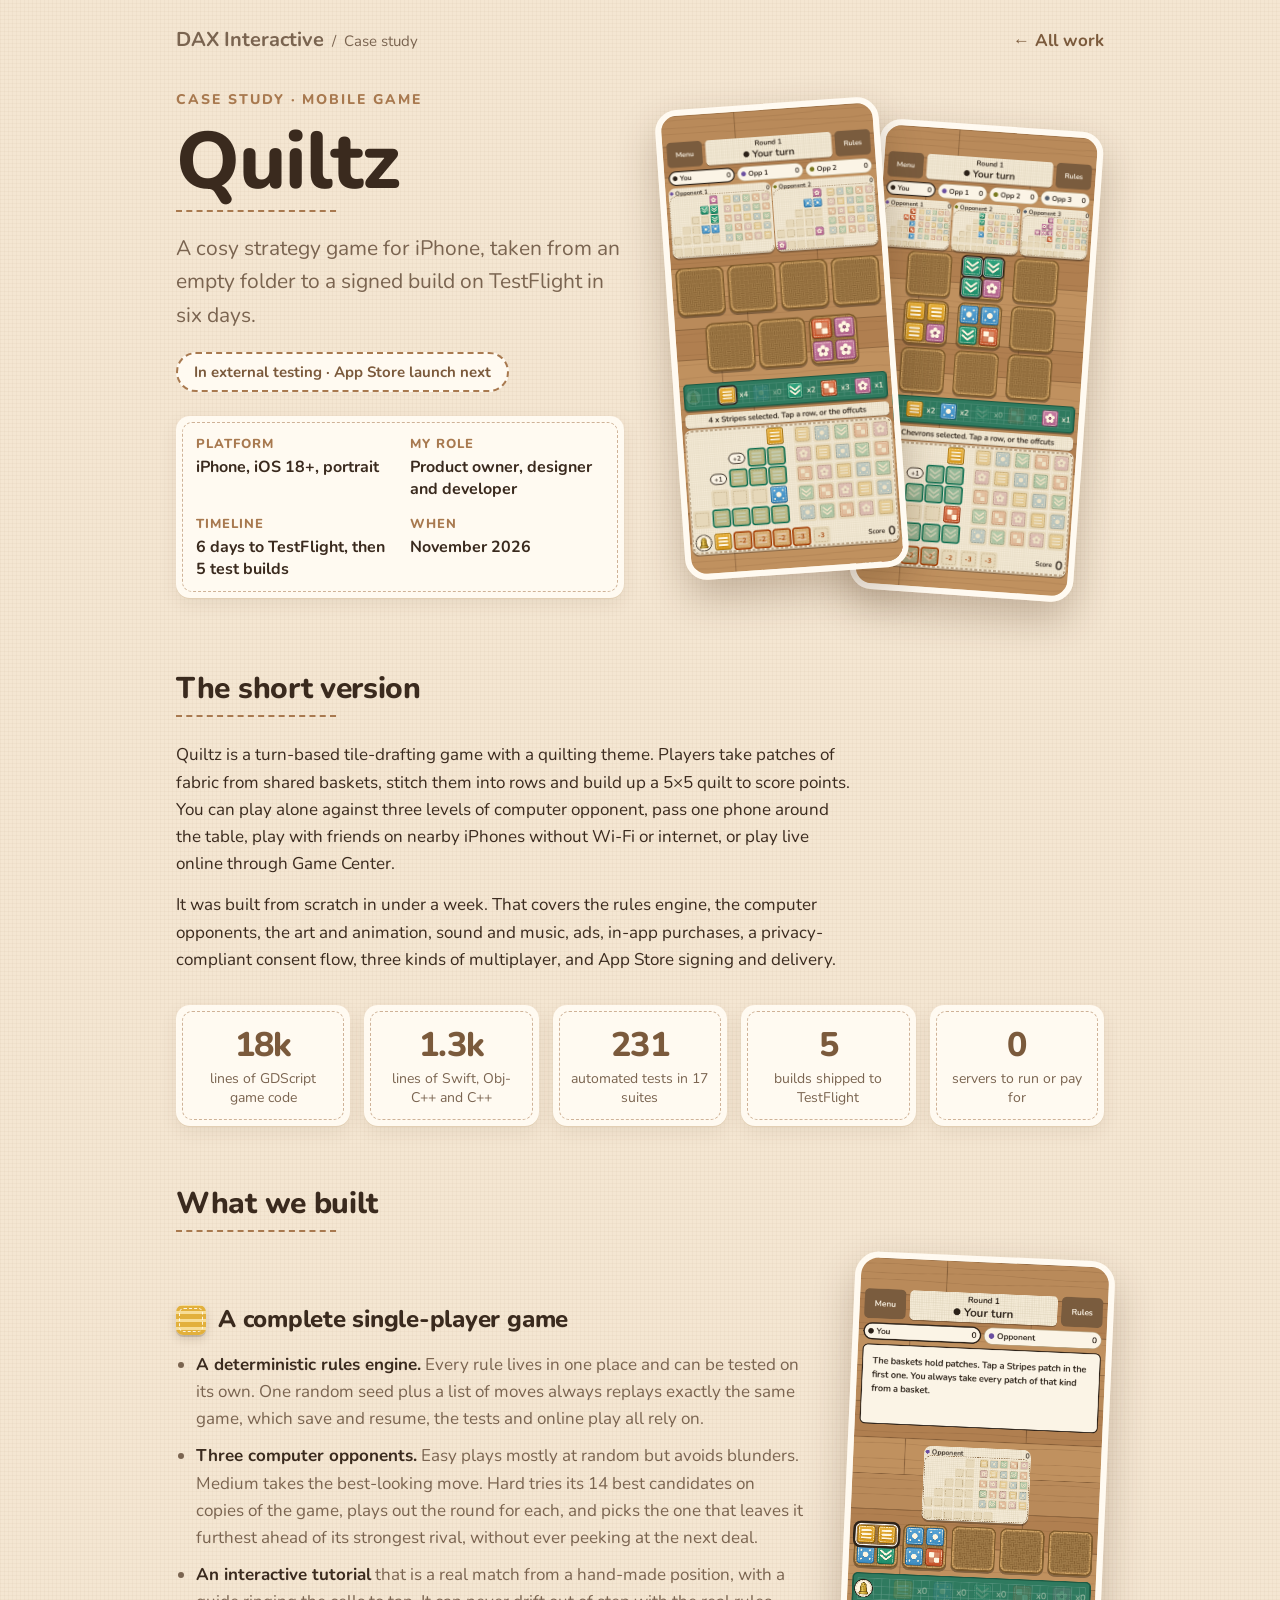
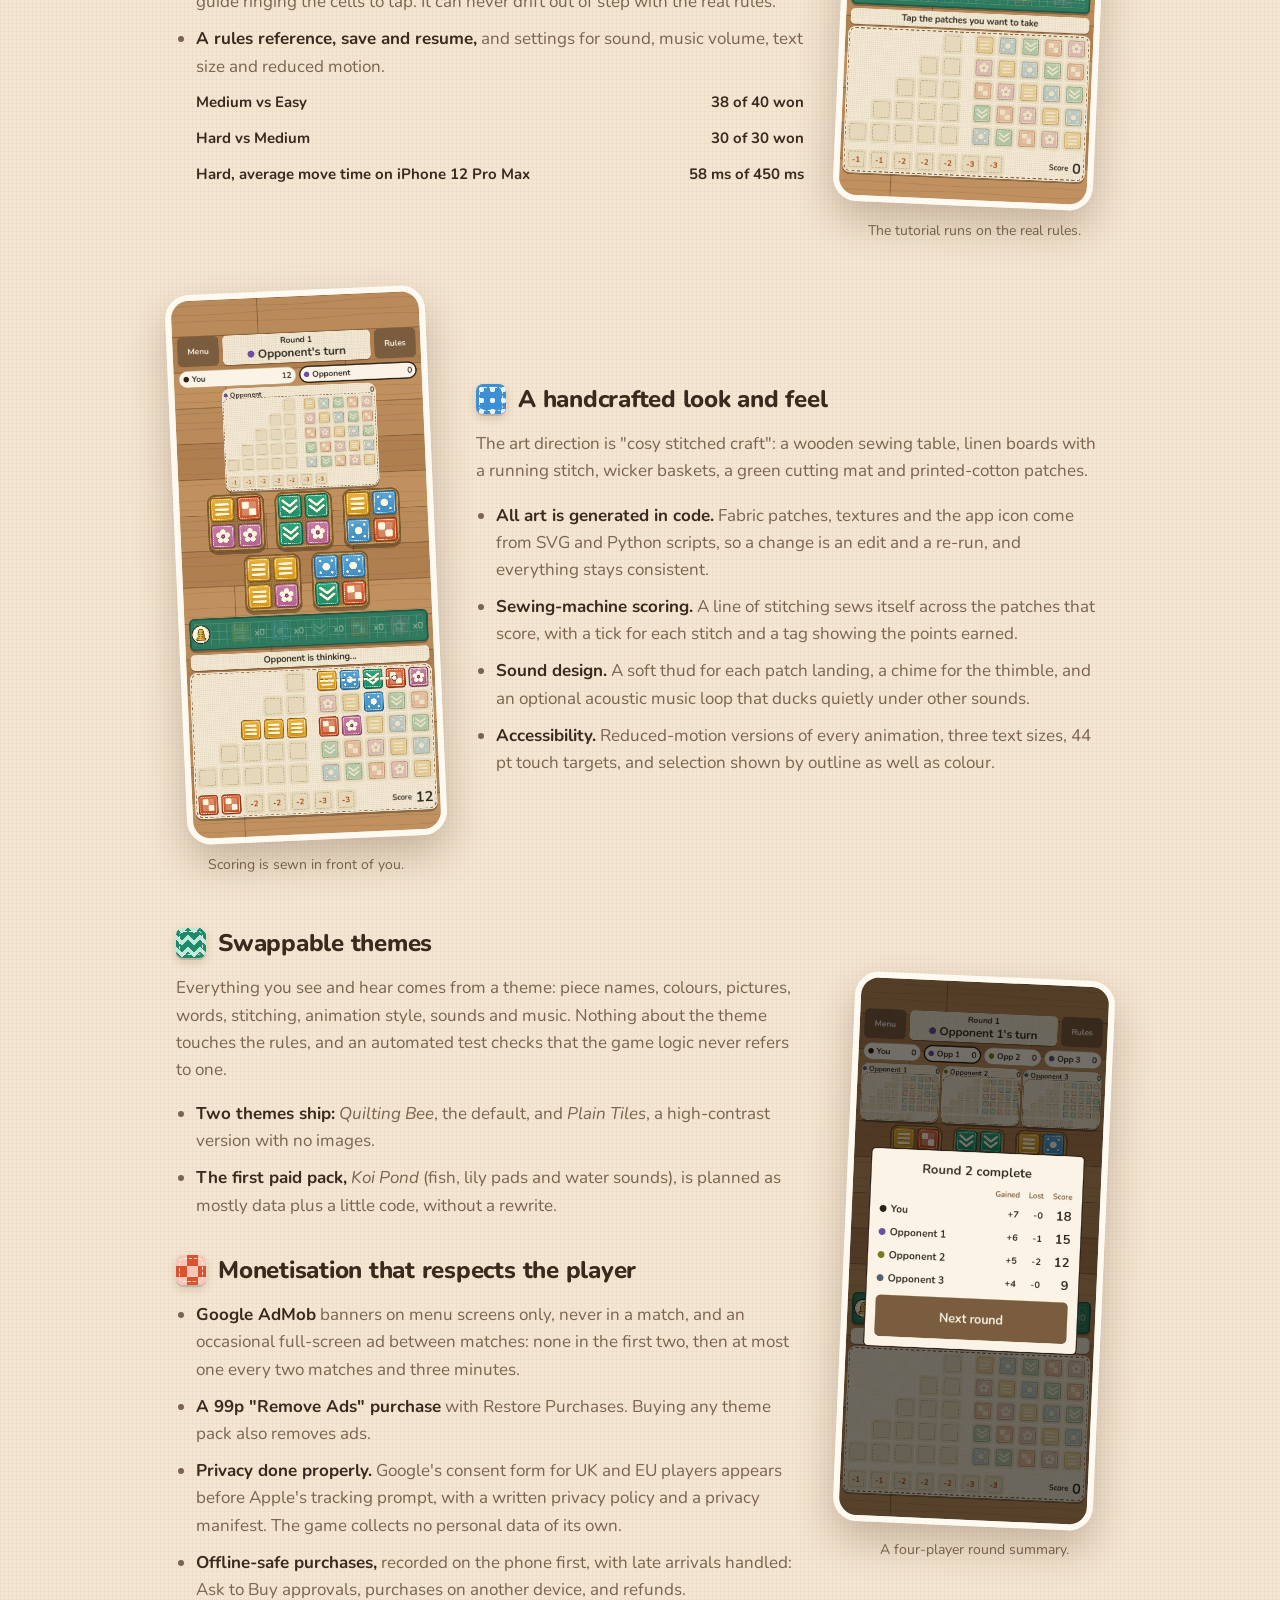
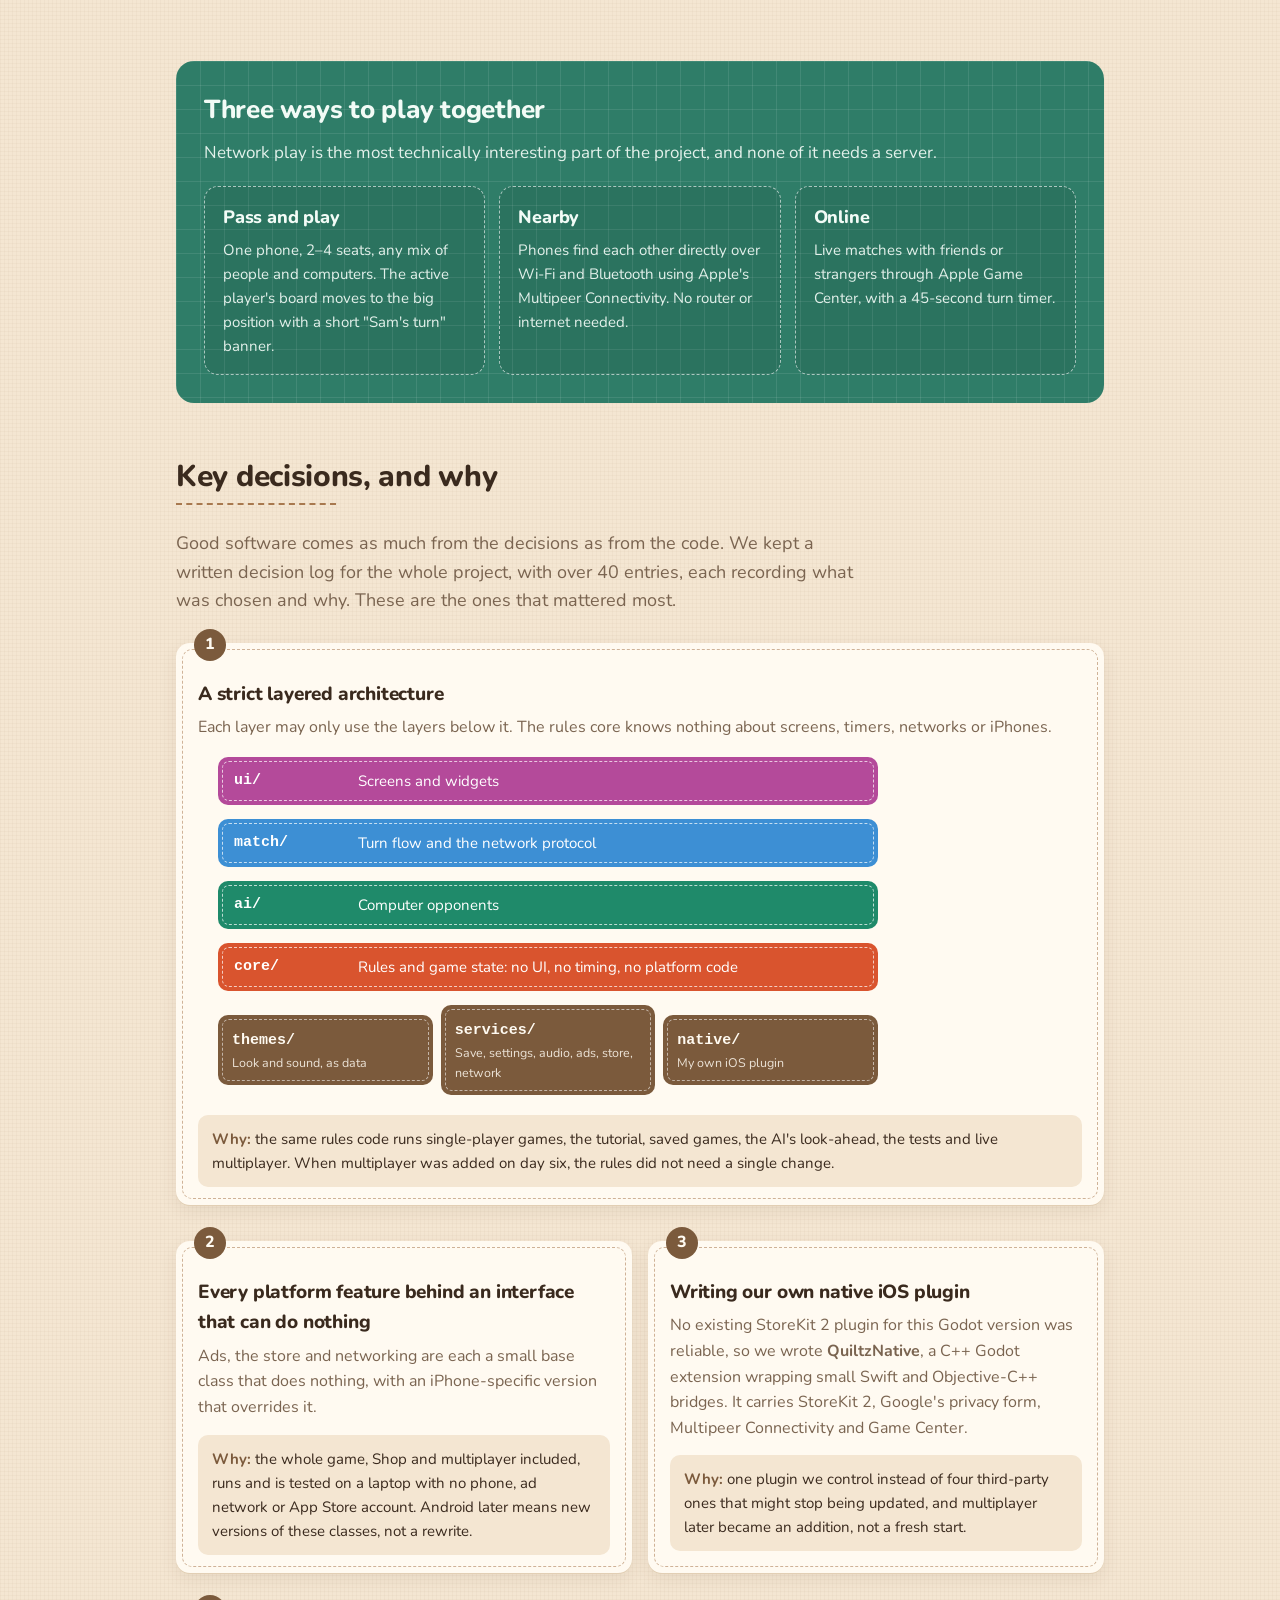
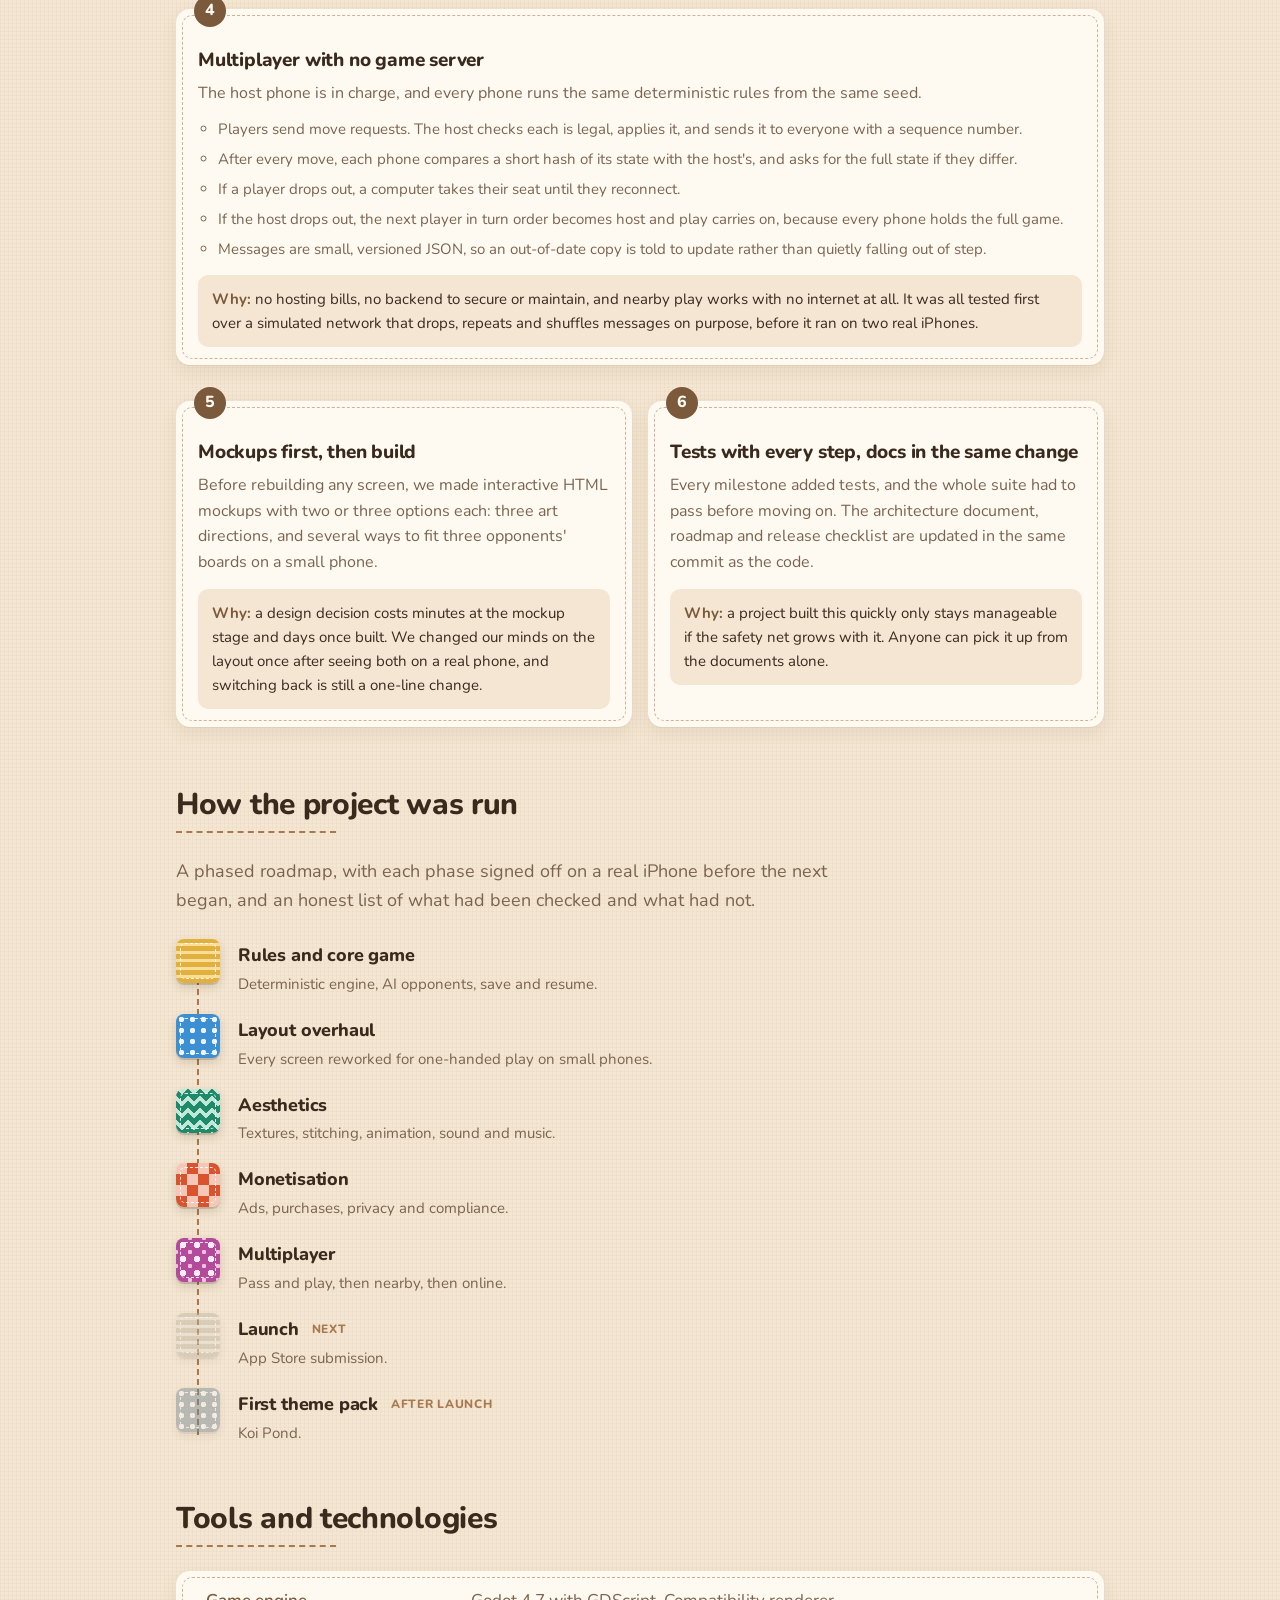
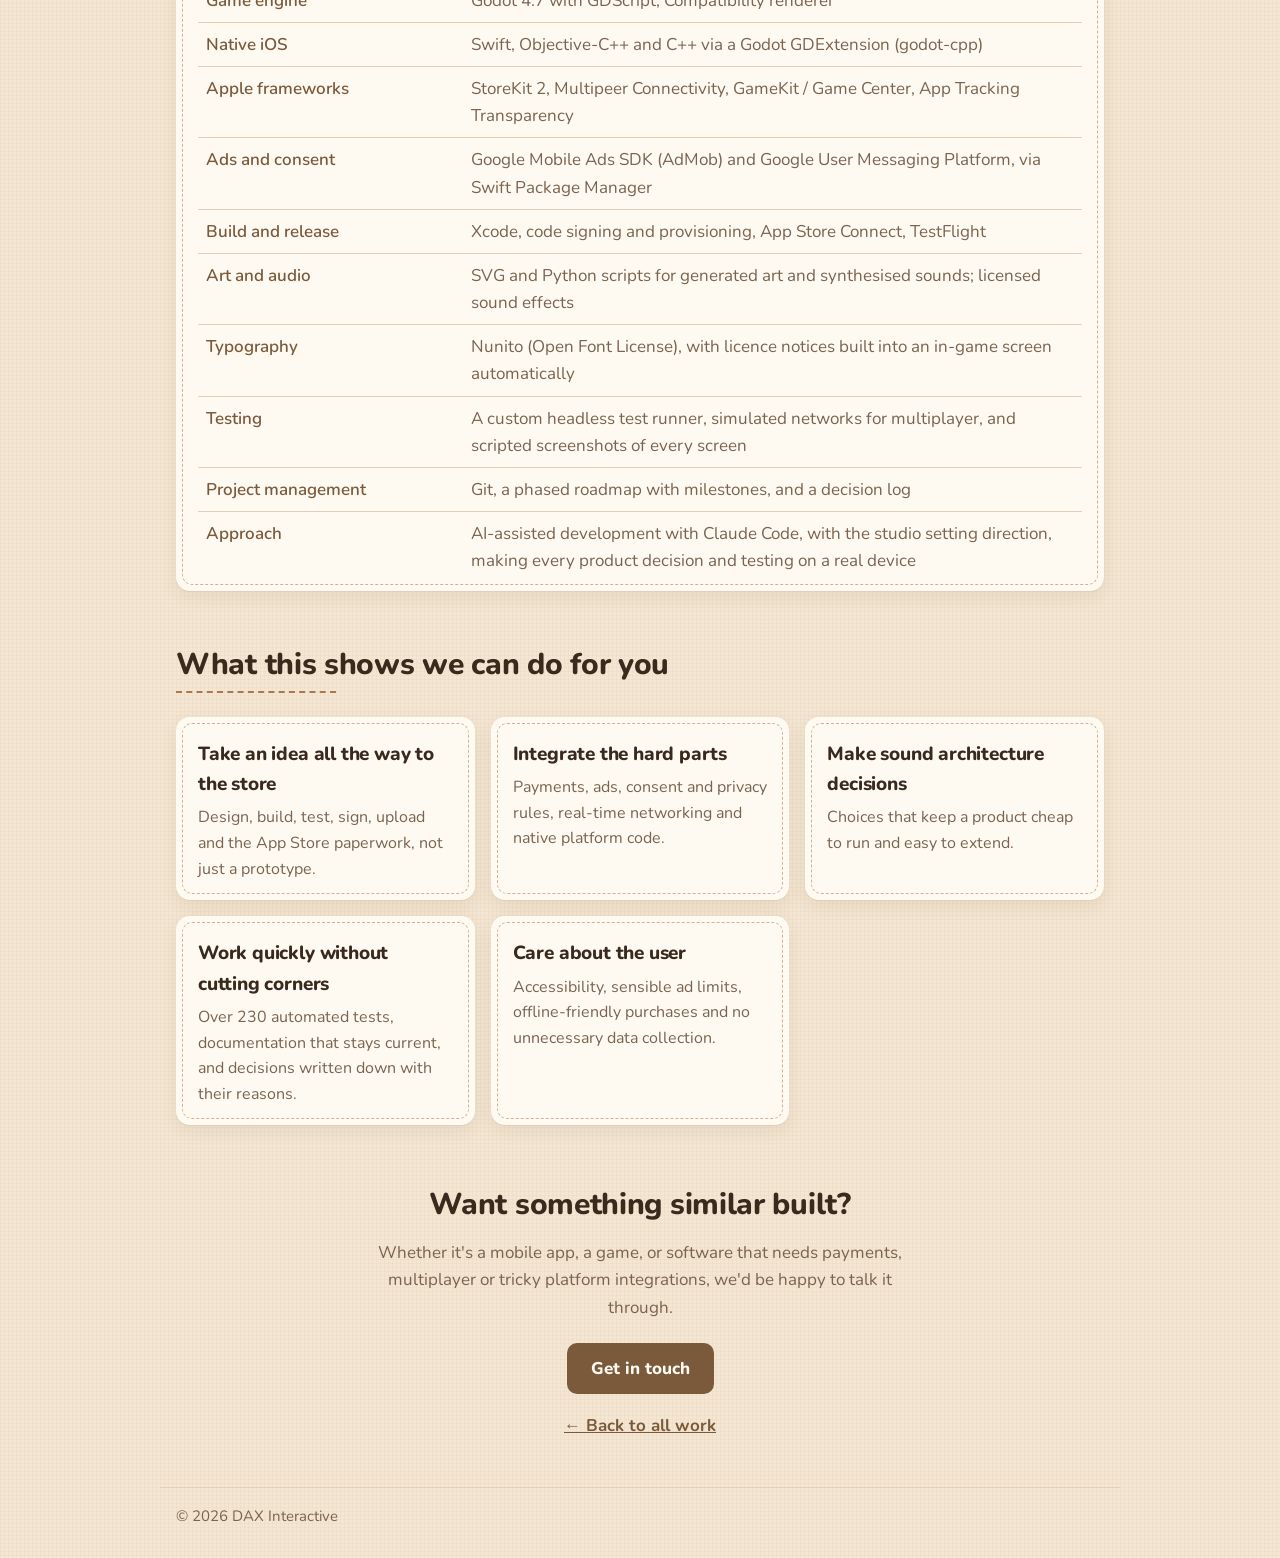
<file: portfolio/quiltz/index.html>
<!doctype html>
<html lang="en-GB">
<head>
	<meta charset="utf-8">
	<meta name="viewport" content="width=device-width, initial-scale=1">
	<title>Quiltz · Case study</title>
	<meta name="description" content="Case study: Quiltz, a cosy strategy game for iPhone taken from empty folder to TestFlight in six days.">
	<!-- Shared with clients by link only; kept out of search results. -->
	<meta name="robots" content="noindex, nofollow">
	<link rel="preconnect" href="https://fonts.googleapis.com">
	<link rel="preconnect" href="https://fonts.gstatic.com" crossorigin>
	<link rel="stylesheet" href="https://fonts.googleapis.com/css2?family=Nunito:wght@400;700;800&display=swap">
	<link rel="stylesheet" href="/style.css">
	<link rel="stylesheet" href="/quiltz/quiltz.css">
	<link rel="stylesheet" href="/portfolio/quiltz/case.css">
</head>
<body class="quiltz case">
	<header>
		<span class="crumbs"><a class="name" href="/portfolio/">DAX Interactive</a> <span aria-hidden="true">/</span> <span>Case study</span></span>
		<nav><a href="/portfolio/">← All work</a></nav>
	</header>
	<main>
		<section class="hero">
			<div>
				<span class="kicker">Case study · Mobile game</span>
				<h1>Quiltz</h1>
				<hr class="stitch-rule">
				<p class="lead">A cosy strategy game for iPhone, taken from an empty folder to a signed build on TestFlight in six days.</p>
				<span class="badge">In external testing · App Store launch next</span>
				<dl class="meta panel">
					<div><dt>Platform</dt><dd>iPhone, iOS 18+, portrait</dd></div>
					<div><dt>My role</dt><dd>Product owner, designer and developer</dd></div>
					<div><dt>Timeline</dt><dd>6 days to TestFlight, then 5 test builds</dd></div>
					<div><dt>When</dt><dd>November 2026</dd></div>
				</dl>
			</div>
			<div class="screenshots">
				<img src="/portfolio/quiltz/images/three-players.png" width="430" height="932" alt="A three-player game of Quiltz: two opponents' boards along the top, wicker baskets of fabric patches in the middle, and the player's own stitching rows and quilt at the bottom.">
				<img src="/portfolio/quiltz/images/four-players.png" width="430" height="932" alt="A four-player game of Quiltz with patches selected and the cells they would fill highlighted on the player's board.">
			</div>
		</section>

		<section class="section">
			<h2>The short version</h2>
			<hr class="stitch-rule">
			<div class="prose">
				<p>Quiltz is a turn-based tile-drafting game with a quilting theme. Players take patches of fabric from shared baskets, stitch them into rows and build up a 5×5 quilt to score points. You can play alone against three levels of computer opponent, pass one phone around the table, play with friends on nearby iPhones without Wi-Fi or internet, or play live online through Game Center.</p>
				<p>It was built from scratch in under a week. That covers the rules engine, the computer opponents, the art and animation, sound and music, ads, in-app purchases, a privacy-compliant consent flow, three kinds of multiplayer, and App Store signing and delivery.</p>
			</div>
			<ul class="stats" style="margin-top: 28px">
				<li class="panel"><b>18k</b><span>lines of GDScript game code</span></li>
				<li class="panel"><b>1.3k</b><span>lines of Swift, Obj-C++ and C++</span></li>
				<li class="panel"><b>231</b><span>automated tests in 17 suites</span></li>
				<li class="panel"><b>5</b><span>builds shipped to TestFlight</span></li>
				<li class="panel"><b>0</b><span>servers to run or pay for</span></li>
			</ul>
		</section>

		<section class="section">
			<h2>What we built</h2>
			<hr class="stitch-rule">

			<div class="feature">
				<div>
					<h3><span class="patch stripes" aria-hidden="true"></span>A complete single-player game</h3>
					<ul>
						<li><b>A deterministic rules engine.</b> Every rule lives in one place and can be tested on its own. One random seed plus a list of moves always replays exactly the same game, which save and resume, the tests and online play all rely on.</li>
						<li><b>Three computer opponents.</b> Easy plays mostly at random but avoids blunders. Medium takes the best-looking move. Hard tries its 14 best candidates on copies of the game, plays out the round for each, and picks the one that leaves it furthest ahead of its strongest rival, without ever peeking at the next deal.</li>
						<li><b>An interactive tutorial</b> that is a real match from a hand-made position, with a guide ringing the cells to tap. It can never drift out of step with the real rules.</li>
						<li><b>A rules reference, save and resume,</b> and settings for sound, music volume, text size and reduced motion.</li>
					</ul>
					<ul class="versus" aria-label="AI results">
						<li><span class="label"><span>Medium vs Easy</span><span>38 of 40 won</span></span><span class="bar"><i style="width: 95%"></i></span></li>
						<li><span class="label"><span>Hard vs Medium</span><span>30 of 30 won</span></span><span class="bar"><i style="width: 100%"></i></span></li>
						<li><span class="label"><span>Hard, average move time on iPhone 12 Pro Max</span><span>58 ms of 450 ms</span></span><span class="bar"><i style="width: 13%"></i></span></li>
					</ul>
				</div>
				<figure class="phone tilt-r" style="margin: 0">
					<img src="/portfolio/quiltz/images/tutorial.png" width="430" height="932" alt="The interactive tutorial: a guide card explains the baskets while the first basket's stripes patches are ringed to tap.">
					<figcaption>The tutorial runs on the real rules.</figcaption>
				</figure>
			</div>

			<div class="feature flip">
				<figure class="phone tilt-l" style="margin: 0">
					<img src="/portfolio/quiltz/images/scoring.png" width="430" height="932" alt="A thread of stitching runs along the patches that score on the player's quilt, with the score shown as 12.">
					<figcaption>Scoring is sewn in front of you.</figcaption>
				</figure>
				<div>
					<h3><span class="patch dots" aria-hidden="true"></span>A handcrafted look and feel</h3>
					<p class="muted" style="margin-top: 0">The art direction is "cosy stitched craft": a wooden sewing table, linen boards with a running stitch, wicker baskets, a green cutting mat and printed-cotton patches.</p>
					<ul>
						<li><b>All art is generated in code.</b> Fabric patches, textures and the app icon come from SVG and Python scripts, so a change is an edit and a re-run, and everything stays consistent.</li>
						<li><b>Sewing-machine scoring.</b> A line of stitching sews itself across the patches that score, with a tick for each stitch and a tag showing the points earned.</li>
						<li><b>Sound design.</b> A soft thud for each patch landing, a chime for the thimble, and an optional acoustic music loop that ducks quietly under other sounds.</li>
						<li><b>Accessibility.</b> Reduced-motion versions of every animation, three text sizes, 44 pt touch targets, and selection shown by outline as well as colour.</li>
					</ul>
				</div>
			</div>

			<div class="feature">
				<div>
					<h3><span class="patch chevrons" aria-hidden="true"></span>Swappable themes</h3>
					<p class="muted" style="margin-top: 0">Everything you see and hear comes from a theme: piece names, colours, pictures, words, stitching, animation style, sounds and music. Nothing about the theme touches the rules, and an automated test checks that the game logic never refers to one.</p>
					<ul>
						<li><b>Two themes ship:</b> <i>Quilting Bee</i>, the default, and <i>Plain Tiles</i>, a high-contrast version with no images.</li>
						<li><b>The first paid pack,</b> <i>Koi Pond</i> (fish, lily pads and water sounds), is planned as mostly data plus a little code, without a rewrite.</li>
					</ul>
					<h3 style="margin-top: 32px"><span class="patch checks" aria-hidden="true"></span>Monetisation that respects the player</h3>
					<ul>
						<li><b>Google AdMob</b> banners on menu screens only, never in a match, and an occasional full-screen ad between matches: none in the first two, then at most one every two matches and three minutes.</li>
						<li><b>A 99p "Remove Ads" purchase</b> with Restore Purchases. Buying any theme pack also removes ads.</li>
						<li><b>Privacy done properly.</b> Google's consent form for UK and EU players appears before Apple's tracking prompt, with a written privacy policy and a privacy manifest. The game collects no personal data of its own.</li>
						<li><b>Offline-safe purchases,</b> recorded on the phone first, with late arrivals handled: Ask to Buy approvals, purchases on another device, and refunds.</li>
					</ul>
				</div>
				<figure class="phone tilt-r" style="margin: 0">
					<img src="/portfolio/quiltz/images/round-summary.png" width="430" height="932" alt="The round summary in a four-player game, listing points gained, lost and each player's score.">
					<figcaption>A four-player round summary.</figcaption>
				</figure>
			</div>

			<div class="mat">
				<h2>Three ways to play together</h2>
				<p>Network play is the most technically interesting part of the project, and none of it needs a server.</p>
				<div class="mat-grid">
					<div>
						<h3>Pass and play</h3>
						<p>One phone, 2–4 seats, any mix of people and computers. The active player's board moves to the big position with a short "Sam's turn" banner.</p>
					</div>
					<div>
						<h3>Nearby</h3>
						<p>Phones find each other directly over Wi-Fi and Bluetooth using Apple's Multipeer Connectivity. No router or internet needed.</p>
					</div>
					<div>
						<h3>Online</h3>
						<p>Live matches with friends or strangers through Apple Game Center, with a 45-second turn timer.</p>
					</div>
				</div>
			</div>
		</section>

		<section class="section">
			<h2>Key decisions, and why</h2>
			<hr class="stitch-rule">
			<p class="intro">Good software comes as much from the decisions as from the code. We kept a written decision log for the whole project, with over 40 entries, each recording what was chosen and why. These are the ones that mattered most.</p>

			<ol class="decisions">
				<li class="panel wide">
					<h3>A strict layered architecture</h3>
					<p>Each layer may only use the layers below it. The rules core knows nothing about screens, timers, networks or iPhones.</p>
					<ul class="layers" style="margin-top: 16px" aria-label="Architecture layers, top to bottom">
						<li class="l-ui"><code>ui/</code><span>Screens and widgets</span></li>
						<li class="l-match"><code>match/</code><span>Turn flow and the network protocol</span></li>
						<li class="l-ai"><code>ai/</code><span>Computer opponents</span></li>
						<li class="l-core"><code>core/</code><span>Rules and game state: no UI, no timing, no platform code</span></li>
						<li class="side">
							<span><code>themes/</code><small>Look and sound, as data</small></span>
							<span><code>services/</code><small>Save, settings, audio, ads, store, network</small></span>
							<span><code>native/</code><small>My own iOS plugin</small></span>
						</li>
					</ul>
					<p class="why"><b>Why:</b> the same rules code runs single-player games, the tutorial, saved games, the AI's look-ahead, the tests and live multiplayer. When multiplayer was added on day six, the rules did not need a single change.</p>
				</li>
				<li class="panel">
					<h3>Every platform feature behind an interface that can do nothing</h3>
					<p>Ads, the store and networking are each a small base class that does nothing, with an iPhone-specific version that overrides it.</p>
					<p class="why"><b>Why:</b> the whole game, Shop and multiplayer included, runs and is tested on a laptop with no phone, ad network or App Store account. Android later means new versions of these classes, not a rewrite.</p>
				</li>
				<li class="panel">
					<h3>Writing our own native iOS plugin</h3>
					<p>No existing StoreKit 2 plugin for this Godot version was reliable, so we wrote <b>QuiltzNative</b>, a C++ Godot extension wrapping small Swift and Objective-C++ bridges. It carries StoreKit 2, Google's privacy form, Multipeer Connectivity and Game Center.</p>
					<p class="why"><b>Why:</b> one plugin we control instead of four third-party ones that might stop being updated, and multiplayer later became an addition, not a fresh start.</p>
				</li>
				<li class="panel wide">
					<h3>Multiplayer with no game server</h3>
					<p>The host phone is in charge, and every phone runs the same deterministic rules from the same seed.</p>
					<ul>
						<li>Players send move requests. The host checks each is legal, applies it, and sends it to everyone with a sequence number.</li>
						<li>After every move, each phone compares a short hash of its state with the host's, and asks for the full state if they differ.</li>
						<li>If a player drops out, a computer takes their seat until they reconnect.</li>
						<li>If the host drops out, the next player in turn order becomes host and play carries on, because every phone holds the full game.</li>
						<li>Messages are small, versioned JSON, so an out-of-date copy is told to update rather than quietly falling out of step.</li>
					</ul>
					<p class="why"><b>Why:</b> no hosting bills, no backend to secure or maintain, and nearby play works with no internet at all. It was all tested first over a simulated network that drops, repeats and shuffles messages on purpose, before it ran on two real iPhones.</p>
				</li>
				<li class="panel">
					<h3>Mockups first, then build</h3>
					<p>Before rebuilding any screen, we made interactive HTML mockups with two or three options each: three art directions, and several ways to fit three opponents' boards on a small phone.</p>
					<p class="why"><b>Why:</b> a design decision costs minutes at the mockup stage and days once built. We changed our minds on the layout once after seeing both on a real phone, and switching back is still a one-line change.</p>
				</li>
				<li class="panel">
					<h3>Tests with every step, docs in the same change</h3>
					<p>Every milestone added tests, and the whole suite had to pass before moving on. The architecture document, roadmap and release checklist are updated in the same commit as the code.</p>
					<p class="why"><b>Why:</b> a project built this quickly only stays manageable if the safety net grows with it. Anyone can pick it up from the documents alone.</p>
				</li>
			</ol>
		</section>

		<section class="section">
			<h2>How the project was run</h2>
			<hr class="stitch-rule">
			<p class="intro">A phased roadmap, with each phase signed off on a real iPhone before the next began, and an honest list of what had been checked and what had not.</p>
			<ol class="roadmap">
				<li><span class="patch stripes" aria-hidden="true"></span><div><h3>Rules and core game</h3><p>Deterministic engine, AI opponents, save and resume.</p></div></li>
				<li><span class="patch dots" aria-hidden="true"></span><div><h3>Layout overhaul</h3><p>Every screen reworked for one-handed play on small phones.</p></div></li>
				<li><span class="patch chevrons" aria-hidden="true"></span><div><h3>Aesthetics</h3><p>Textures, stitching, animation, sound and music.</p></div></li>
				<li><span class="patch checks" aria-hidden="true"></span><div><h3>Monetisation</h3><p>Ads, purchases, privacy and compliance.</p></div></li>
				<li><span class="patch florals" aria-hidden="true"></span><div><h3>Multiplayer</h3><p>Pass and play, then nearby, then online.</p></div></li>
				<li class="todo"><span class="patch stripes" aria-hidden="true"></span><div><h3>Launch <span class="tag">Next</span></h3><p>App Store submission.</p></div></li>
				<li class="todo"><span class="patch dots" aria-hidden="true"></span><div><h3>First theme pack <span class="tag">After launch</span></h3><p>Koi Pond.</p></div></li>
			</ol>
		</section>

		<section class="section">
			<h2>Tools and technologies</h2>
			<hr class="stitch-rule" style="margin-bottom: 24px">
			<div class="panel tools">
				<table>
					<tr><th>Game engine</th><td>Godot 4.7 with GDScript, Compatibility renderer</td></tr>
					<tr><th>Native iOS</th><td>Swift, Objective-C++ and C++ via a Godot GDExtension (godot-cpp)</td></tr>
					<tr><th>Apple frameworks</th><td>StoreKit 2, Multipeer Connectivity, GameKit / Game Center, App Tracking Transparency</td></tr>
					<tr><th>Ads and consent</th><td>Google Mobile Ads SDK (AdMob) and Google User Messaging Platform, via Swift Package Manager</td></tr>
					<tr><th>Build and release</th><td>Xcode, code signing and provisioning, App Store Connect, TestFlight</td></tr>
					<tr><th>Art and audio</th><td>SVG and Python scripts for generated art and synthesised sounds; licensed sound effects</td></tr>
					<tr><th>Typography</th><td>Nunito (Open Font License), with licence notices built into an in-game screen automatically</td></tr>
					<tr><th>Testing</th><td>A custom headless test runner, simulated networks for multiplayer, and scripted screenshots of every screen</td></tr>
					<tr><th>Project management</th><td>Git, a phased roadmap with milestones, and a decision log</td></tr>
					<tr><th>Approach</th><td>AI-assisted development with Claude Code, with the studio setting direction, making every product decision and testing on a real device</td></tr>
				</table>
			</div>
		</section>

		<section class="section">
			<h2>What this shows we can do for you</h2>
			<hr class="stitch-rule" style="margin-bottom: 24px">
			<div class="shows">
				<div class="panel"><h3>Take an idea all the way to the store</h3><p>Design, build, test, sign, upload and the App Store paperwork, not just a prototype.</p></div>
				<div class="panel"><h3>Integrate the hard parts</h3><p>Payments, ads, consent and privacy rules, real-time networking and native platform code.</p></div>
				<div class="panel"><h3>Make sound architecture decisions</h3><p>Choices that keep a product cheap to run and easy to extend.</p></div>
				<div class="panel"><h3>Work quickly without cutting corners</h3><p>Over 230 automated tests, documentation that stays current, and decisions written down with their reasons.</p></div>
				<div class="panel"><h3>Care about the user</h3><p>Accessibility, sensible ad limits, offline-friendly purchases and no unnecessary data collection.</p></div>
			</div>
		</section>

		<section class="closing">
			<h2>Want something similar built?</h2>
			<p>Whether it's a mobile app, a game, or software that needs payments, multiplayer or tricky platform integrations, we'd be happy to talk it through.</p>
			<a class="button" href="mailto:hello@daxinteractive.com?subject=Project%20enquiry">Get in touch</a>
			<a class="secondary" href="/portfolio/">← Back to all work</a>
		</section>
	</main>
	<footer>© 2026 DAX Interactive</footer>
</body>
</html>
</file>
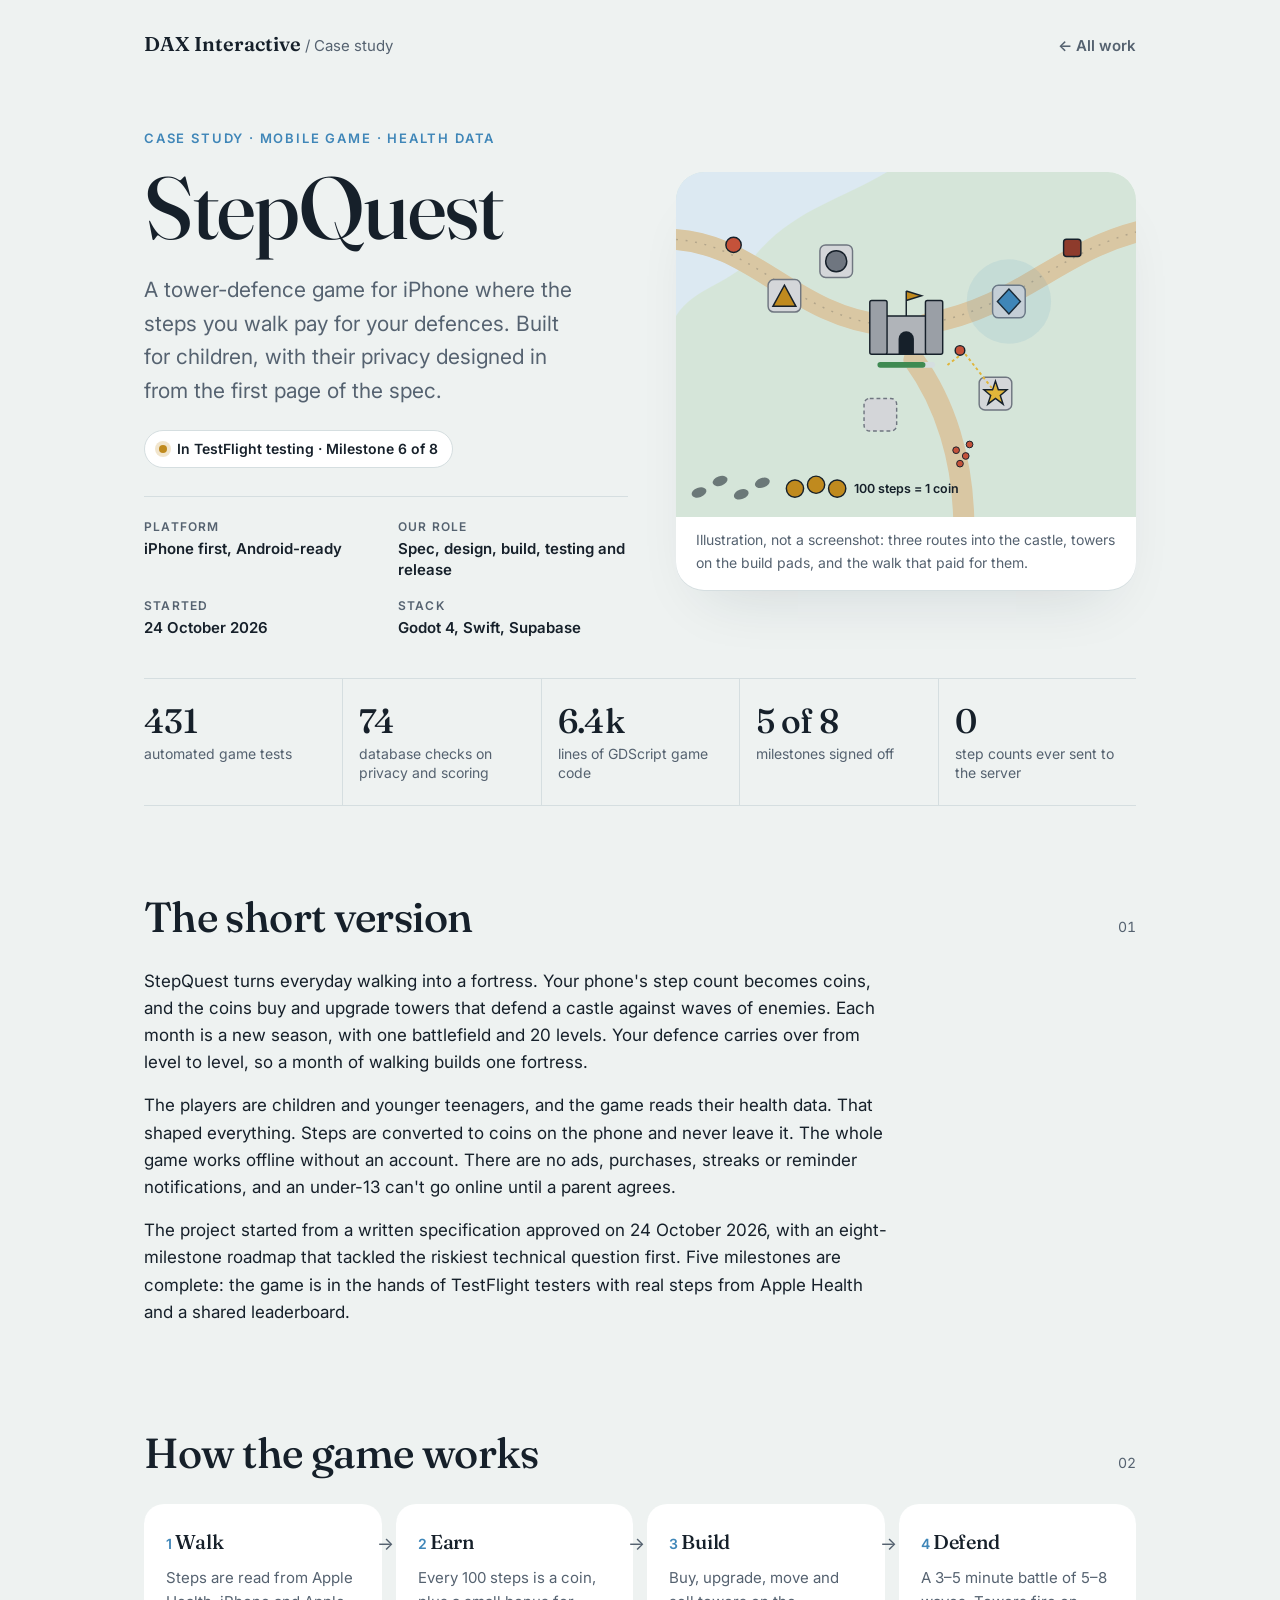
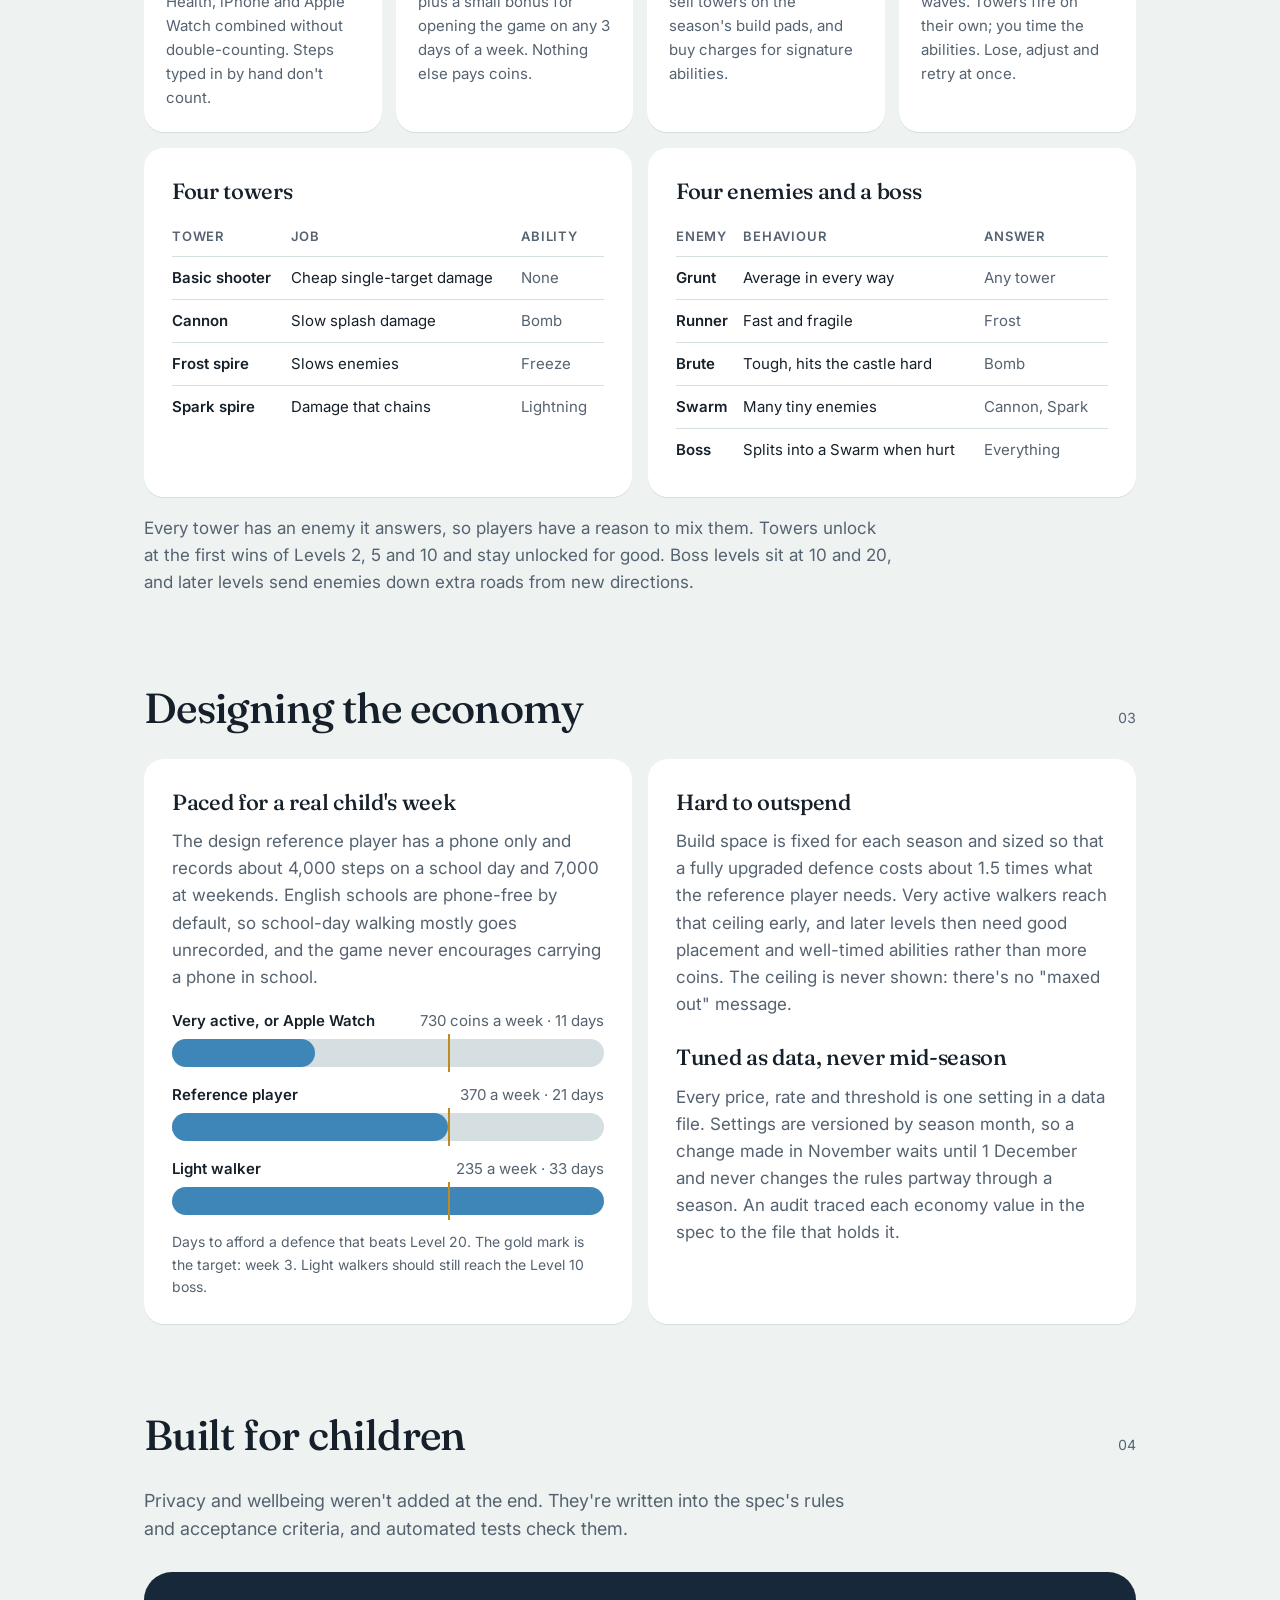
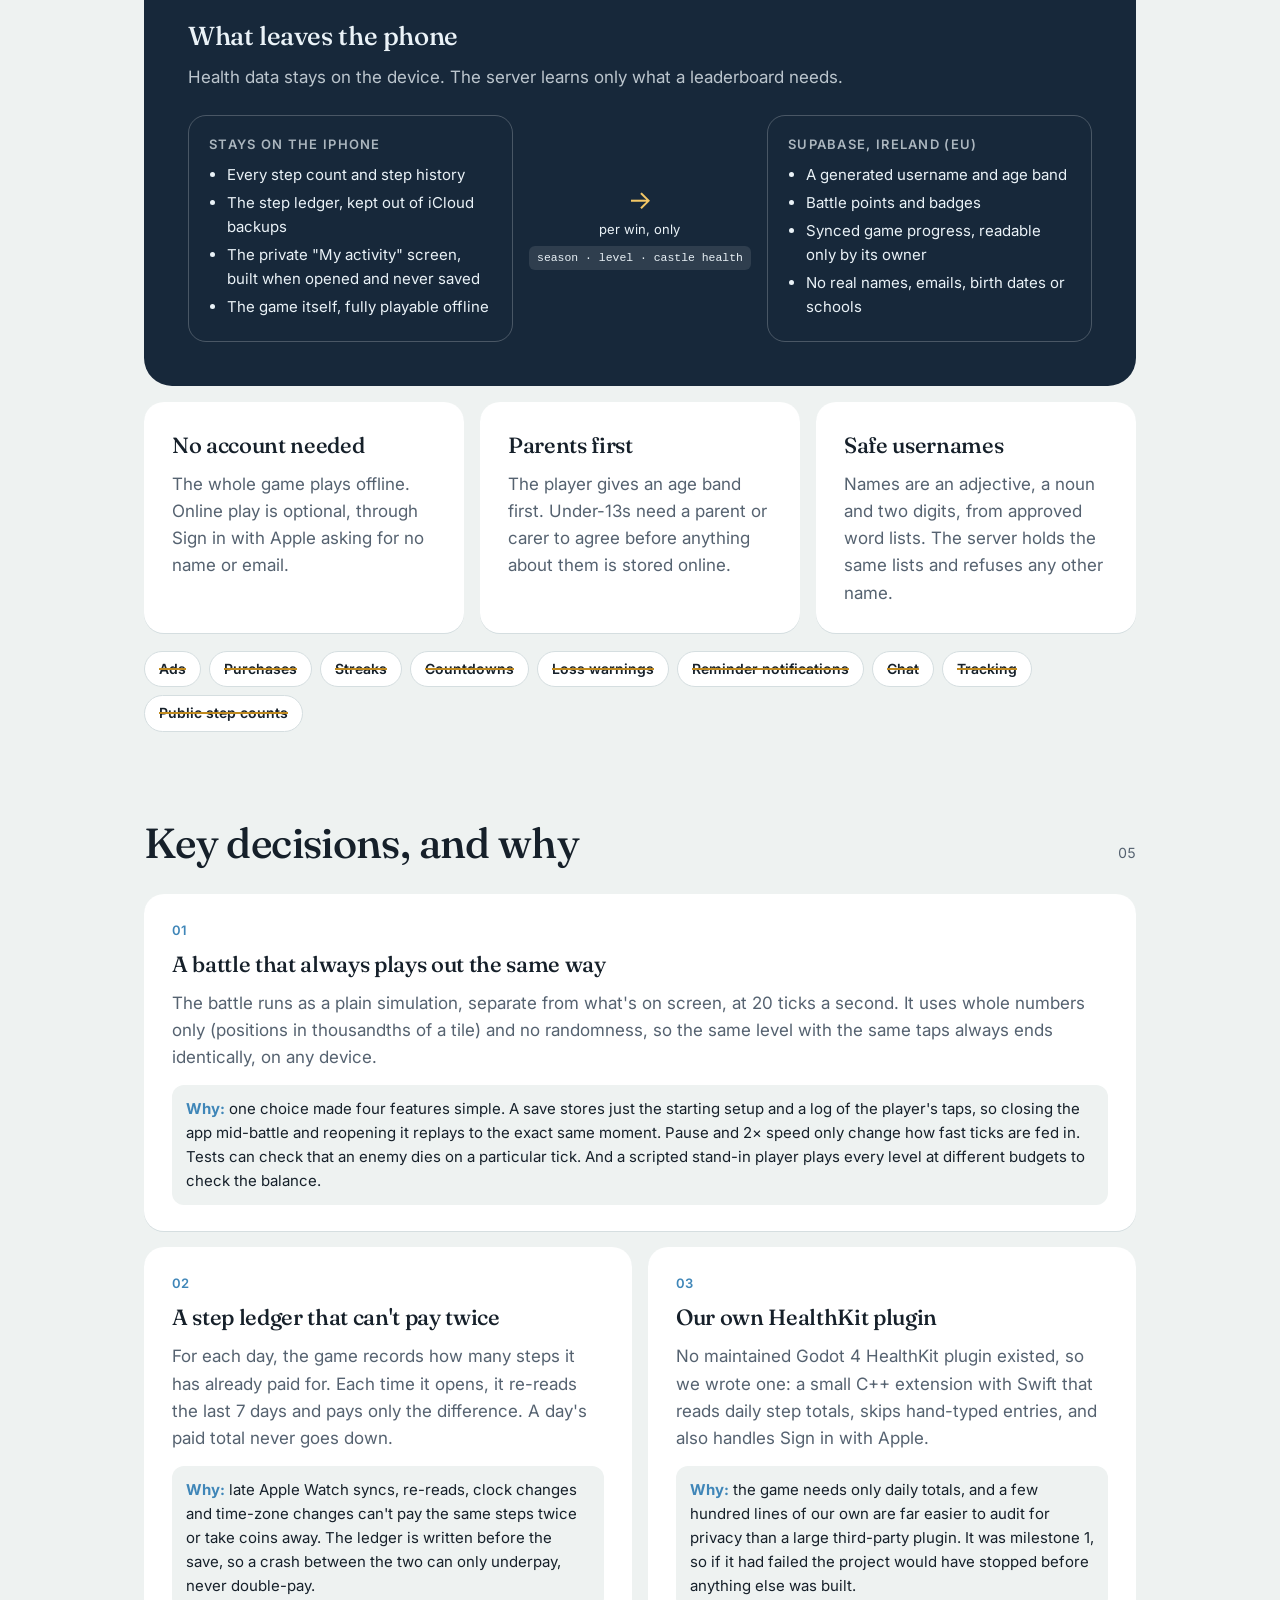
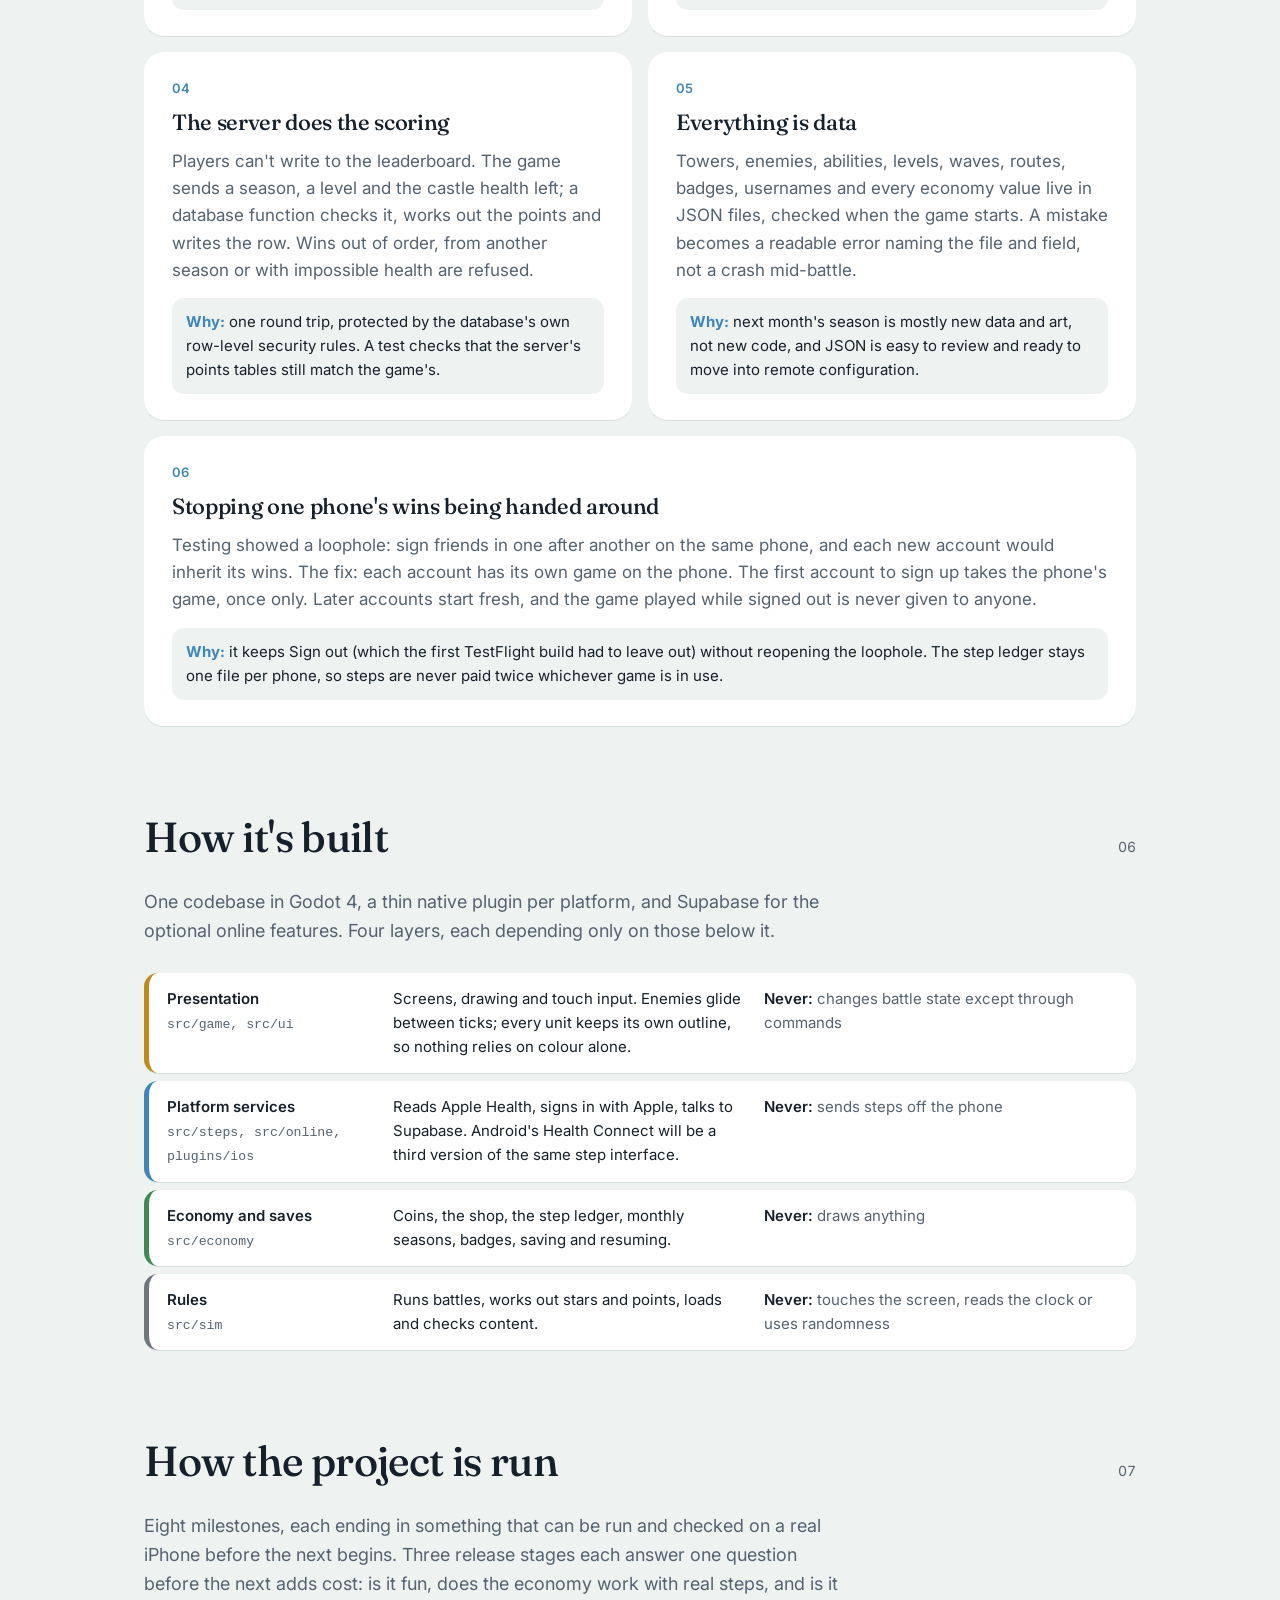
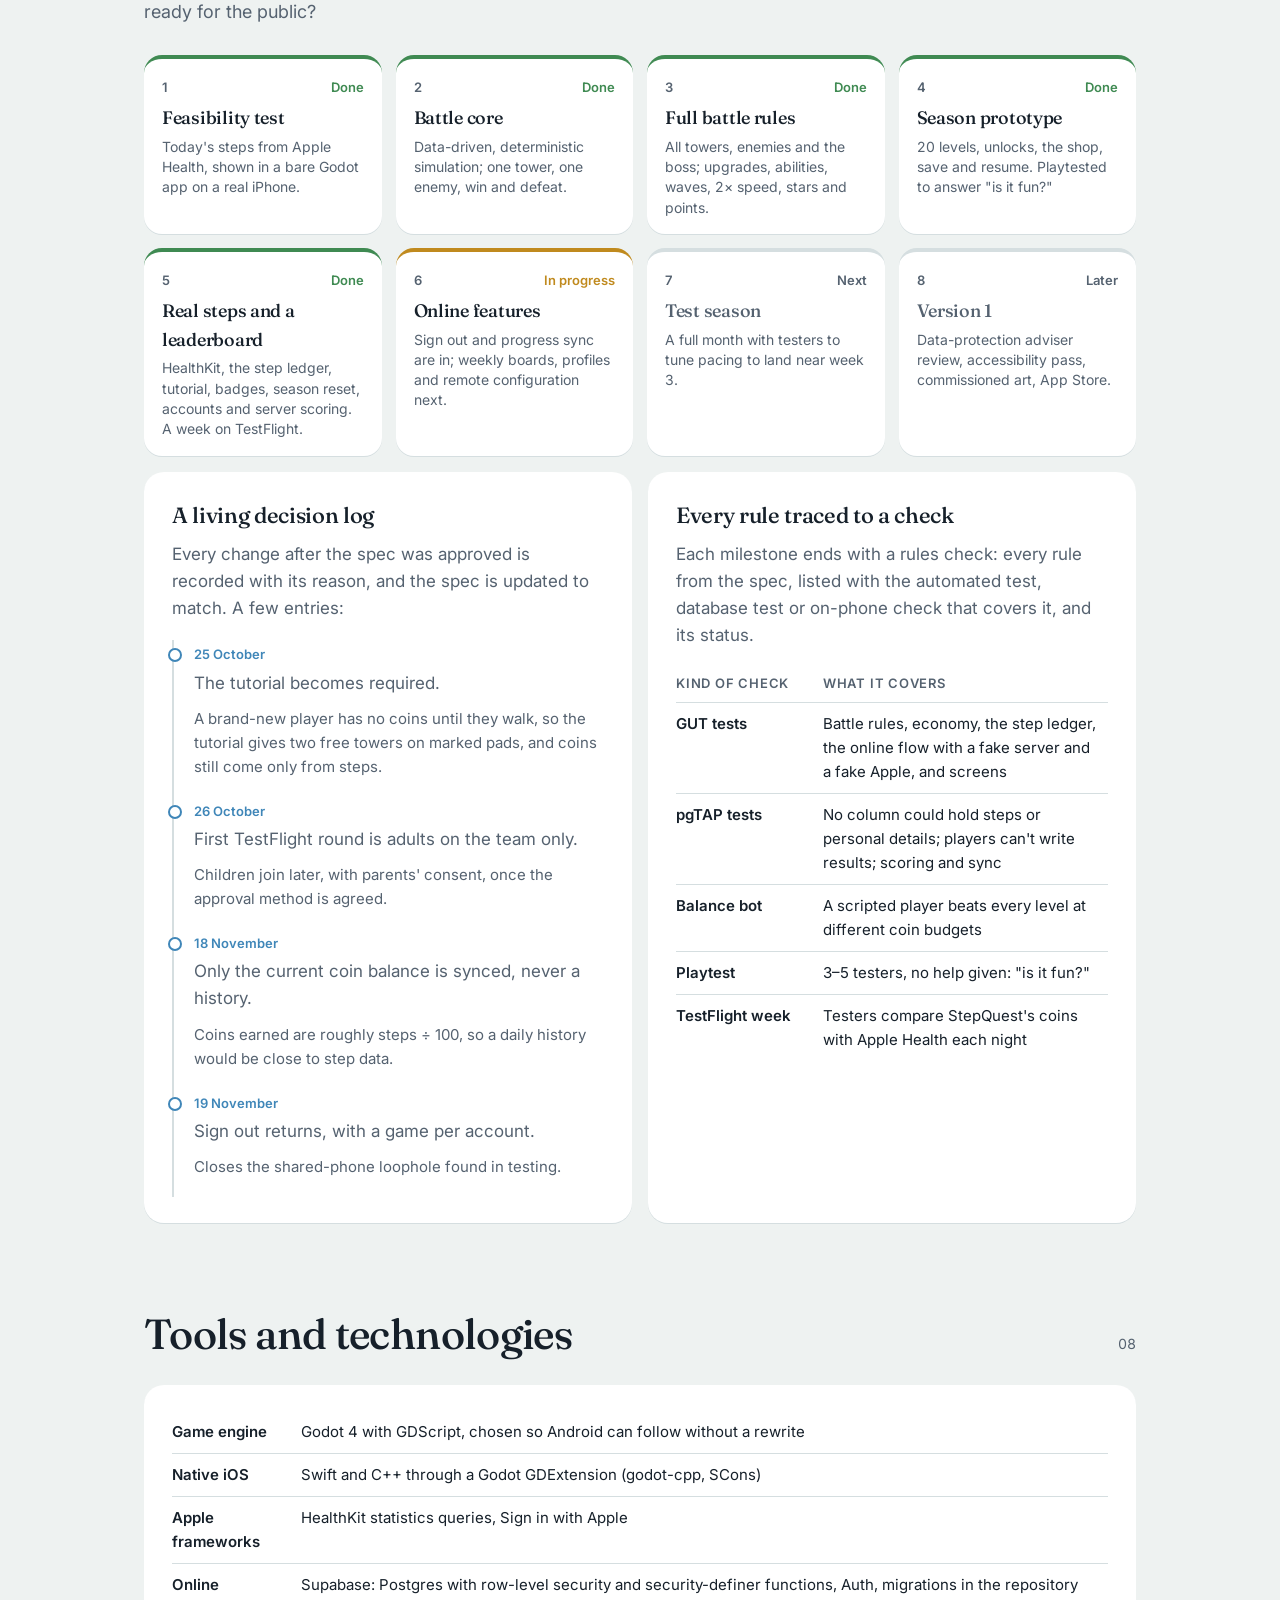
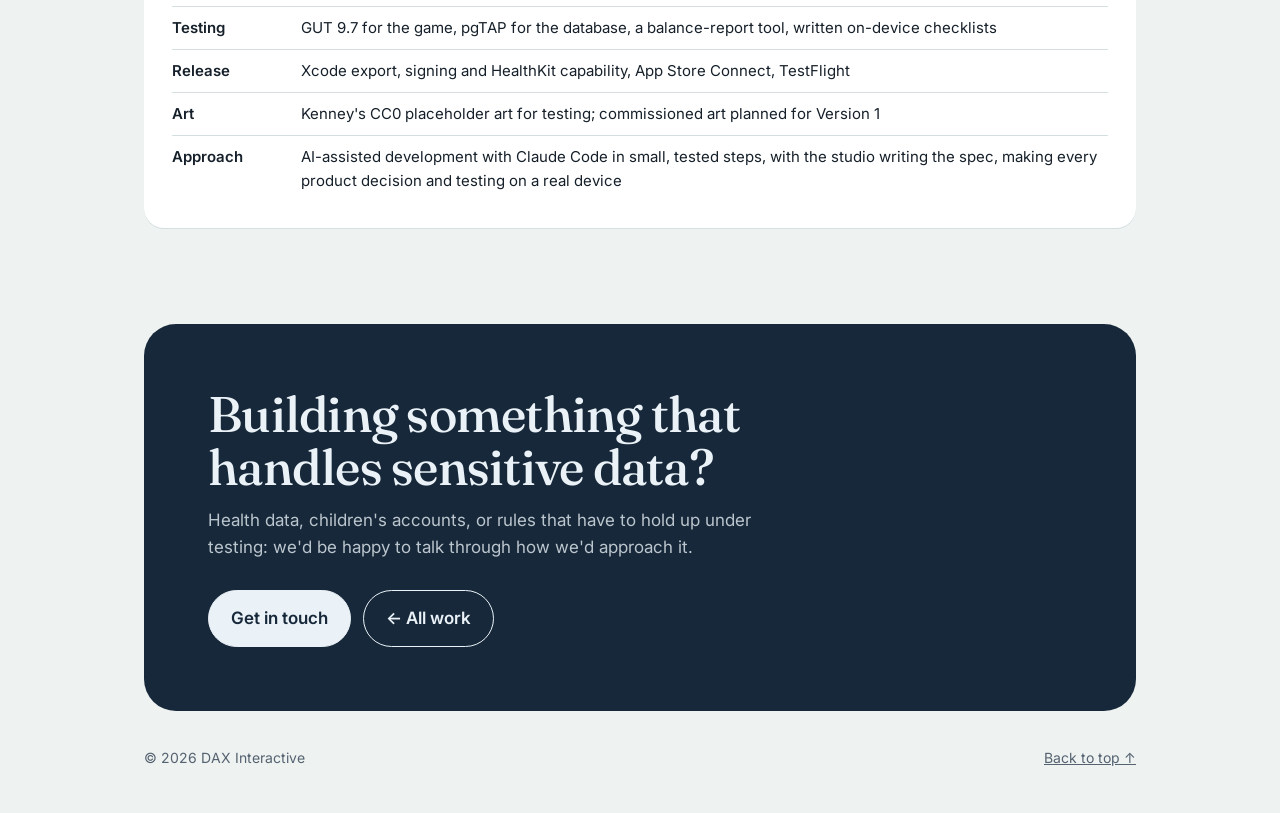
<file: portfolio/stepquest/index.html>
<!doctype html>
<html lang="en-GB">
<head>
	<meta charset="utf-8">
	<meta name="viewport" content="width=device-width, initial-scale=1">
	<title>StepQuest · Case study</title>
	<meta name="description" content="Case study: StepQuest, a tower-defence game for iPhone where the steps you walk pay for your defences, built for children with privacy designed in from the start.">
	<!-- Shared with clients by link only; kept out of search results. -->
	<meta name="robots" content="noindex, nofollow">
	<link rel="preconnect" href="https://fonts.googleapis.com">
	<link rel="preconnect" href="https://fonts.gstatic.com" crossorigin>
	<link rel="stylesheet" href="https://fonts.googleapis.com/css2?family=Fraunces:ital,opsz,wght@0,9..144,400;0,9..144,500;0,9..144,600;1,9..144,400&family=Inter:wght@400;600&display=swap">
	<link rel="stylesheet" href="/portfolio/stepquest/case.css">
</head>
<body class="sq" id="top">
	<div class="wrap">
		<header class="bar">
			<span class="crumbs"><a href="/portfolio/">DAX Interactive</a> / Case study</span>
			<nav><a href="/portfolio/">← All work</a></nav>
		</header>

		<main>
			<section class="hero">
				<div>
					<span class="kicker">Case study · Mobile game · Health data</span>
					<h1>StepQuest</h1>
					<p class="lead">A tower-defence game for iPhone where the steps you walk pay for your defences. Built for children, with their privacy designed in from the first page of the spec.</p>
					<span class="status">In TestFlight testing · Milestone 6 of 8</span>
					<dl class="meta">
						<div><dt>Platform</dt><dd>iPhone first, Android-ready</dd></div>
						<div><dt>Our role</dt><dd>Spec, design, build, testing and release</dd></div>
						<div><dt>Started</dt><dd>24 October 2026</dd></div>
						<div><dt>Stack</dt><dd>Godot 4, Swift, Supabase</dd></div>
					</dl>
				</div>

				<figure class="map" style="margin: 0">
					<svg viewBox="0 0 480 360" role="img" aria-labelledby="map-title">
						<title id="map-title">An illustration of a StepQuest battlefield: three dirt roads lead to a castle in the centre, with towers on stone pads beside the roads, enemies walking in, and a trail of footprints along the bottom turning into coins.</title>
						<rect width="480" height="360" style="fill: color-mix(in srgb, var(--grass) 22%, var(--surface))"/>
						<!-- frost creeping in from the top corner -->
						<path d="M0 0 H220 C170 30 120 40 80 90 C50 120 20 120 0 150 Z" style="fill: color-mix(in srgb, var(--frost) 18%, var(--surface))"/>
						<!-- routes -->
						<g style="fill: none; stroke: var(--route); stroke-width: 22; stroke-linecap: round; stroke-linejoin: round">
							<path d="M-10 70 C80 70 120 150 220 160"/>
							<path d="M490 60 C400 80 360 140 262 158"/>
							<path d="M300 370 C300 300 280 240 248 196"/>
						</g>
						<g style="fill: none; stroke: color-mix(in srgb, var(--route) 60%, var(--ink)); stroke-width: 1.5; stroke-dasharray: 2 8; opacity: .5">
							<path d="M-10 70 C80 70 120 150 220 160"/>
							<path d="M490 60 C400 80 360 140 262 158"/>
						</g>
						<!-- build pads -->
						<g style="fill: color-mix(in srgb, var(--stone) 30%, var(--surface)); stroke: var(--stone); stroke-width: 1.5">
							<rect x="96" y="112" width="34" height="34" rx="6"/>
							<rect x="150" y="76" width="34" height="34" rx="6"/>
							<rect x="330" y="118" width="34" height="34" rx="6"/>
							<rect x="316" y="214" width="34" height="34" rx="6"/>
							<rect x="196" y="236" width="34" height="34" rx="6" stroke-dasharray="4 3"/>
						</g>
						<!-- towers: shooter (triangle), cannon (circle), frost (diamond), spark (star) -->
						<polygon points="113,118 125,140 101,140" style="fill: var(--gold); stroke: var(--ink); stroke-width: 1.5"/>
						<circle cx="167" cy="93" r="11" style="fill: var(--stone); stroke: var(--ink); stroke-width: 1.5"/>
						<polygon points="347,122 359,135 347,148 335,135" style="fill: var(--frost); stroke: var(--ink); stroke-width: 1.5"/>
						<polygon points="333,218 336,227 345,227 338,233 341,242 333,236 325,242 328,233 321,227 330,227" style="fill: #e0b53a; stroke: var(--ink); stroke-width: 1.5"/>
						<!-- frost ring and a spark chain -->
						<circle cx="347" cy="135" r="44" style="fill: var(--frost); opacity: .1"/>
						<path d="M333 230 L300 188 L282 202" style="fill: none; stroke: #e0b53a; stroke-width: 2; stroke-dasharray: 3 3"/>
						<!-- castle hub -->
						<g transform="translate(240 168)">
							<rect x="-30" y="-18" width="60" height="40" rx="3" style="fill: color-mix(in srgb, var(--stone) 55%, var(--surface)); stroke: var(--ink); stroke-width: 1.5"/>
							<rect x="-38" y="-34" width="18" height="56" rx="2" style="fill: color-mix(in srgb, var(--stone) 70%, var(--surface)); stroke: var(--ink); stroke-width: 1.5"/>
							<rect x="20" y="-34" width="18" height="56" rx="2" style="fill: color-mix(in srgb, var(--stone) 70%, var(--surface)); stroke: var(--ink); stroke-width: 1.5"/>
							<path d="M-8 22 V6 a8 8 0 0 1 16 0 V22 Z" style="fill: var(--ink)"/>
							<path d="M0 -18 V-44 M0 -44 L16 -39 L0 -34" style="fill: var(--gold); stroke: var(--ink); stroke-width: 1.5"/>
							<rect x="-30" y="30" width="60" height="6" rx="3" style="fill: var(--line)"/>
							<rect x="-30" y="30" width="50" height="6" rx="3" style="fill: var(--done, #3f8a52)"/>
						</g>
						<!-- enemies: grunt (circle), runner (small), brute (square), swarm (dots) -->
						<circle cx="60" cy="76" r="8" style="fill: #c4523a; stroke: var(--ink); stroke-width: 1.5"/>
						<circle cx="296" cy="186" r="5" style="fill: #c4523a; stroke: var(--ink); stroke-width: 1.5"/>
						<rect x="404" y="70" width="18" height="18" rx="3" style="fill: #8e3b2c; stroke: var(--ink); stroke-width: 1.5"/>
						<g style="fill: #c4523a; stroke: var(--ink); stroke-width: 1">
							<circle cx="292" cy="290" r="3.5"/><circle cx="302" cy="296" r="3.5"/><circle cx="296" cy="304" r="3.5"/><circle cx="306" cy="284" r="3.5"/>
						</g>
						<!-- footprints to coins -->
						<g style="fill: var(--ink); opacity: .55">
							<ellipse cx="24" cy="334" rx="5" ry="8" transform="rotate(70 24 334)"/>
							<ellipse cx="46" cy="322" rx="5" ry="8" transform="rotate(70 46 322)"/>
							<ellipse cx="68" cy="336" rx="5" ry="8" transform="rotate(70 68 336)"/>
							<ellipse cx="90" cy="324" rx="5" ry="8" transform="rotate(70 90 324)"/>
						</g>
						<g style="fill: var(--gold); stroke: var(--ink); stroke-width: 1.5">
							<circle cx="124" cy="330" r="9"/><circle cx="146" cy="326" r="9"/><circle cx="168" cy="330" r="9"/>
						</g>
						<text x="186" y="335" style="fill: var(--ink); font: 600 13px Inter, sans-serif">100 steps = 1 coin</text>
					</svg>
					<figcaption>Illustration, not a screenshot: three routes into the castle, towers on the build pads, and the walk that paid for them.</figcaption>
				</figure>
			</section>

			<ul class="stats">
				<li><b>431</b><span>automated game tests</span></li>
				<li><b>74</b><span>database checks on privacy and scoring</span></li>
				<li><b>6.4k</b><span>lines of GDScript game code</span></li>
				<li><b>5 of 8</b><span>milestones signed off</span></li>
				<li><b>0</b><span>step counts ever sent to the server</span></li>
			</ul>

			<section class="section">
				<div class="section-head"><h2>The short version</h2><span class="num">01</span></div>
				<div class="prose">
					<p>StepQuest turns everyday walking into a fortress. Your phone's step count becomes coins, and the coins buy and upgrade towers that defend a castle against waves of enemies. Each month is a new season, with one battlefield and 20 levels. Your defence carries over from level to level, so a month of walking builds one fortress.</p>
					<p>The players are children and younger teenagers, and the game reads their health data. That shaped everything. Steps are converted to coins on the phone and never leave it. The whole game works offline without an account. There are no ads, purchases, streaks or reminder notifications, and an under-13 can't go online until a parent agrees.</p>
					<p>The project started from a written specification approved on 24 October 2026, with an eight-milestone roadmap that tackled the riskiest technical question first. Five milestones are complete: the game is in the hands of TestFlight testers with real steps from Apple Health and a shared leaderboard.</p>
				</div>
			</section>

			<section class="section">
				<div class="section-head"><h2>How the game works</h2><span class="num">02</span></div>
				<ol class="loop">
					<li><div class="card"><h3>Walk</h3><p>Steps are read from Apple Health, iPhone and Apple Watch combined without double-counting. Steps typed in by hand don't count.</p></div></li>
					<li><div class="card"><h3>Earn</h3><p>Every 100 steps is a coin, plus a small bonus for opening the game on any 3 days of a week. Nothing else pays coins.</p></div></li>
					<li><div class="card"><h3>Build</h3><p>Buy, upgrade, move and sell towers on the season's build pads, and buy charges for signature abilities.</p></div></li>
					<li><div class="card"><h3>Defend</h3><p>A 3–5 minute battle of 5–8 waves. Towers fire on their own; you time the abilities. Lose, adjust and retry at once.</p></div></li>
				</ol>

				<div class="duel">
					<div class="card">
						<h3>Four towers</h3>
						<table class="stack">
							<thead><tr><th>Tower</th><th>Job</th><th>Ability</th></tr></thead>
							<tr><td><b>Basic shooter</b></td><td>Cheap single-target damage</td><td class="dim">None</td></tr>
							<tr><td><b>Cannon</b></td><td>Slow splash damage</td><td class="dim">Bomb</td></tr>
							<tr><td><b>Frost spire</b></td><td>Slows enemies</td><td class="dim">Freeze</td></tr>
							<tr><td><b>Spark spire</b></td><td>Damage that chains</td><td class="dim">Lightning</td></tr>
						</table>
					</div>
					<div class="card">
						<h3>Four enemies and a boss</h3>
						<table class="stack">
							<thead><tr><th>Enemy</th><th>Behaviour</th><th>Answer</th></tr></thead>
							<tr><td><b>Grunt</b></td><td>Average in every way</td><td class="dim">Any tower</td></tr>
							<tr><td><b>Runner</b></td><td>Fast and fragile</td><td class="dim">Frost</td></tr>
							<tr><td><b>Brute</b></td><td>Tough, hits the castle hard</td><td class="dim">Bomb</td></tr>
							<tr><td><b>Swarm</b></td><td>Many tiny enemies</td><td class="dim">Cannon, Spark</td></tr>
							<tr><td><b>Boss</b></td><td>Splits into a Swarm when hurt</td><td class="dim">Everything</td></tr>
						</table>
					</div>
				</div>
				<p class="muted" style="color: var(--muted); max-width: 68ch; margin: 18px 0 0">Every tower has an enemy it answers, so players have a reason to mix them. Towers unlock at the first wins of Levels 2, 5 and 10 and stay unlocked for good. Boss levels sit at 10 and 20, and later levels send enemies down extra roads from new directions.</p>
			</section>

			<section class="section">
				<div class="section-head"><h2>Designing the economy</h2><span class="num">03</span></div>
				<div class="grid-2">
					<div class="card">
						<h3>Paced for a real child's week</h3>
						<p>The design reference player has a phone only and records about 4,000 steps on a school day and 7,000 at weekends. English schools are phone-free by default, so school-day walking mostly goes unrecorded, and the game never encourages carrying a phone in school.</p>
						<ul class="pace" aria-label="Days to afford a defence that beats Level 20 (about 1,100 coins)">
							<li><span class="label"><span>Very active, or Apple Watch</span><span>730 coins a week · 11 days</span></span><span class="bar"><i style="width: 33%"></i><span class="target" style="left: 64%"></span></span></li>
							<li><span class="label"><span>Reference player</span><span>370 a week · 21 days</span></span><span class="bar"><i style="width: 64%"></i><span class="target" style="left: 64%"></span></span></li>
							<li><span class="label"><span>Light walker</span><span>235 a week · 33 days</span></span><span class="bar"><i style="width: 100%"></i><span class="target" style="left: 64%"></span></span></li>
						</ul>
						<p class="pace-note">Days to afford a defence that beats Level 20. The gold mark is the target: week 3. Light walkers should still reach the Level 10 boss.</p>
					</div>
					<div class="card">
						<h3>Hard to outspend</h3>
						<p>Build space is fixed for each season and sized so that a fully upgraded defence costs about 1.5 times what the reference player needs. Very active walkers reach that ceiling early, and later levels then need good placement and well-timed abilities rather than more coins. The ceiling is never shown: there's no "maxed out" message.</p>
						<h3 style="margin-top: 22px">Tuned as data, never mid-season</h3>
						<p>Every price, rate and threshold is one setting in a data file. Settings are versioned by season month, so a change made in November waits until 1 December and never changes the rules partway through a season. An audit traced each economy value in the spec to the file that holds it.</p>
					</div>
				</div>
			</section>

			<section class="section">
				<div class="section-head"><h2>Built for children</h2><span class="num">04</span></div>
				<p class="intro">Privacy and wellbeing weren't added at the end. They're written into the spec's rules and acceptance criteria, and automated tests check them.</p>

				<div class="flow">
					<h3>What leaves the phone</h3>
					<p>Health data stays on the device. The server learns only what a leaderboard needs.</p>
					<div class="flow-row">
						<div class="flow-box">
							<h4>Stays on the iPhone</h4>
							<ul>
								<li>Every step count and step history</li>
								<li>The step ledger, kept out of iCloud backups</li>
								<li>The private "My activity" screen, built when opened and never saved</li>
								<li>The game itself, fully playable offline</li>
							</ul>
						</div>
						<div class="flow-pipe">
							<span class="arrow" aria-hidden="true">→</span>
							<span>per win, only</span>
							<code>season · level · castle health</code>
						</div>
						<div class="flow-box">
							<h4>Supabase, Ireland (EU)</h4>
							<ul>
								<li>A generated username and age band</li>
								<li>Battle points and badges</li>
								<li>Synced game progress, readable only by its owner</li>
								<li>No real names, emails, birth dates or schools</li>
							</ul>
						</div>
					</div>
				</div>

				<div class="grid-3" style="margin-top: 16px">
					<div class="card">
						<h3>No account needed</h3>
						<p>The whole game plays offline. Online play is optional, through Sign in with Apple asking for no name or email.</p>
					</div>
					<div class="card">
						<h3>Parents first</h3>
						<p>The player gives an age band first. Under-13s need a parent or carer to agree before anything about them is stored online.</p>
					</div>
					<div class="card">
						<h3>Safe usernames</h3>
						<p>Names are an adjective, a noun and two digits, from approved word lists. The server holds the same lists and refuses any other name.</p>
					</div>
				</div>

				<ul class="nevers" aria-label="Things the game never has">
					<li>Ads</li><li>Purchases</li><li>Streaks</li><li>Countdowns</li><li>Loss warnings</li><li>Reminder notifications</li><li>Chat</li><li>Tracking</li><li>Public step counts</li>
				</ul>
			</section>

			<section class="section">
				<div class="section-head"><h2>Key decisions, and why</h2><span class="num">05</span></div>
				<ol class="decisions">
					<li class="wide">
						<div class="card">
							<h3>A battle that always plays out the same way</h3>
							<p>The battle runs as a plain simulation, separate from what's on screen, at 20 ticks a second. It uses whole numbers only (positions in thousandths of a tile) and no randomness, so the same level with the same taps always ends identically, on any device.</p>
							<p class="why"><b>Why:</b> one choice made four features simple. A save stores just the starting setup and a log of the player's taps, so closing the app mid-battle and reopening it replays to the exact same moment. Pause and 2× speed only change how fast ticks are fed in. Tests can check that an enemy dies on a particular tick. And a scripted stand-in player plays every level at different budgets to check the balance.</p>
						</div>
					</li>
					<li>
						<div class="card">
							<h3>A step ledger that can't pay twice</h3>
							<p>For each day, the game records how many steps it has already paid for. Each time it opens, it re-reads the last 7 days and pays only the difference. A day's paid total never goes down.</p>
							<p class="why"><b>Why:</b> late Apple Watch syncs, re-reads, clock changes and time-zone changes can't pay the same steps twice or take coins away. The ledger is written before the save, so a crash between the two can only underpay, never double-pay.</p>
						</div>
					</li>
					<li>
						<div class="card">
							<h3>Our own HealthKit plugin</h3>
							<p>No maintained Godot 4 HealthKit plugin existed, so we wrote one: a small C++ extension with Swift that reads daily step totals, skips hand-typed entries, and also handles Sign in with Apple.</p>
							<p class="why"><b>Why:</b> the game needs only daily totals, and a few hundred lines of our own are far easier to audit for privacy than a large third-party plugin. It was milestone 1, so if it had failed the project would have stopped before anything else was built.</p>
						</div>
					</li>
					<li>
						<div class="card">
							<h3>The server does the scoring</h3>
							<p>Players can't write to the leaderboard. The game sends a season, a level and the castle health left; a database function checks it, works out the points and writes the row. Wins out of order, from another season or with impossible health are refused.</p>
							<p class="why"><b>Why:</b> one round trip, protected by the database's own row-level security rules. A test checks that the server's points tables still match the game's.</p>
						</div>
					</li>
					<li>
						<div class="card">
							<h3>Everything is data</h3>
							<p>Towers, enemies, abilities, levels, waves, routes, badges, usernames and every economy value live in JSON files, checked when the game starts. A mistake becomes a readable error naming the file and field, not a crash mid-battle.</p>
							<p class="why"><b>Why:</b> next month's season is mostly new data and art, not new code, and JSON is easy to review and ready to move into remote configuration.</p>
						</div>
					</li>
					<li class="wide">
						<div class="card">
							<h3>Stopping one phone's wins being handed around</h3>
							<p>Testing showed a loophole: sign friends in one after another on the same phone, and each new account would inherit its wins. The fix: each account has its own game on the phone. The first account to sign up takes the phone's game, once only. Later accounts start fresh, and the game played while signed out is never given to anyone.</p>
							<p class="why"><b>Why:</b> it keeps Sign out (which the first TestFlight build had to leave out) without reopening the loophole. The step ledger stays one file per phone, so steps are never paid twice whichever game is in use.</p>
						</div>
					</li>
				</ol>
			</section>

			<section class="section">
				<div class="section-head"><h2>How it's built</h2><span class="num">06</span></div>
				<p class="intro">One codebase in Godot 4, a thin native plugin per platform, and Supabase for the optional online features. Four layers, each depending only on those below it.</p>
				<ul class="layers">
					<li style="--c: var(--gold)"><span><b>Presentation</b><code>src/game, src/ui</code></span><span>Screens, drawing and touch input. Enemies glide between ticks; every unit keeps its own outline, so nothing relies on colour alone.</span><span class="never">changes battle state except through commands</span></li>
					<li style="--c: var(--frost)"><span><b>Platform services</b><code>src/steps, src/online, plugins/ios</code></span><span>Reads Apple Health, signs in with Apple, talks to Supabase. Android's Health Connect will be a third version of the same step interface.</span><span class="never">sends steps off the phone</span></li>
					<li style="--c: var(--grass)"><span><b>Economy and saves</b><code>src/economy</code></span><span>Coins, the shop, the step ledger, monthly seasons, badges, saving and resuming.</span><span class="never">draws anything</span></li>
					<li style="--c: var(--stone)"><span><b>Rules</b><code>src/sim</code></span><span>Runs battles, works out stars and points, loads and checks content.</span><span class="never">touches the screen, reads the clock or uses randomness</span></li>
				</ul>
			</section>

			<section class="section">
				<div class="section-head"><h2>How the project is run</h2><span class="num">07</span></div>
				<p class="intro">Eight milestones, each ending in something that can be run and checked on a real iPhone before the next begins. Three release stages each answer one question before the next adds cost: is it fun, does the economy work with real steps, and is it ready for the public?</p>
				<ol class="roadmap">
					<li class="done"><span class="n">1 <em>Done</em></span><h3>Feasibility test</h3><p>Today's steps from Apple Health, shown in a bare Godot app on a real iPhone.</p></li>
					<li class="done"><span class="n">2 <em>Done</em></span><h3>Battle core</h3><p>Data-driven, deterministic simulation; one tower, one enemy, win and defeat.</p></li>
					<li class="done"><span class="n">3 <em>Done</em></span><h3>Full battle rules</h3><p>All towers, enemies and the boss; upgrades, abilities, waves, 2× speed, stars and points.</p></li>
					<li class="done"><span class="n">4 <em>Done</em></span><h3>Season prototype</h3><p>20 levels, unlocks, the shop, save and resume. Playtested to answer "is it fun?"</p></li>
					<li class="done"><span class="n">5 <em>Done</em></span><h3>Real steps and a leaderboard</h3><p>HealthKit, the step ledger, tutorial, badges, season reset, accounts and server scoring. A week on TestFlight.</p></li>
					<li class="now"><span class="n">6 <em>In progress</em></span><h3>Online features</h3><p>Sign out and progress sync are in; weekly boards, profiles and remote configuration next.</p></li>
					<li><span class="n">7 <em>Next</em></span><h3>Test season</h3><p>A full month with testers to tune pacing to land near week 3.</p></li>
					<li><span class="n">8 <em>Later</em></span><h3>Version 1</h3><p>Data-protection adviser review, accessibility pass, commissioned art, App Store.</p></li>
				</ol>

				<div class="grid-2" style="margin-top: 16px">
					<div class="card">
						<h3>A living decision log</h3>
						<p style="margin-bottom: 18px">Every change after the spec was approved is recorded with its reason, and the spec is updated to match. A few entries:</p>
						<ol class="log">
							<li><time>25 October</time><p>The tutorial becomes required.</p><p class="dim">A brand-new player has no coins until they walk, so the tutorial gives two free towers on marked pads, and coins still come only from steps.</p></li>
							<li><time>26 October</time><p>First TestFlight round is adults on the team only.</p><p class="dim">Children join later, with parents' consent, once the approval method is agreed.</p></li>
							<li><time>18 November</time><p>Only the current coin balance is synced, never a history.</p><p class="dim">Coins earned are roughly steps ÷ 100, so a daily history would be close to step data.</p></li>
							<li><time>19 November</time><p>Sign out returns, with a game per account.</p><p class="dim">Closes the shared-phone loophole found in testing.</p></li>
						</ol>
					</div>
					<div class="card">
						<h3>Every rule traced to a check</h3>
						<p style="margin-bottom: 14px">Each milestone ends with a rules check: every rule from the spec, listed with the automated test, database test or on-phone check that covers it, and its status.</p>
						<table class="checks stack">
							<thead><tr><th>Kind of check</th><th>What it covers</th></tr></thead>
							<tr><td><b>GUT tests</b></td><td>Battle rules, economy, the step ledger, the online flow with a fake server and a fake Apple, and screens</td></tr>
							<tr><td><b>pgTAP tests</b></td><td>No column could hold steps or personal details; players can't write results; scoring and sync</td></tr>
							<tr><td><b>Balance bot</b></td><td>A scripted player beats every level at different coin budgets</td></tr>
							<tr><td><b>Playtest</b></td><td>3–5 testers, no help given: "is it fun?"</td></tr>
							<tr><td><b>TestFlight week</b></td><td>Testers compare StepQuest's coins with Apple Health each night</td></tr>
						</table>
					</div>
				</div>
			</section>

			<section class="section">
				<div class="section-head"><h2>Tools and technologies</h2><span class="num">08</span></div>
				<div class="card">
					<table class="stack">
						<tr><td><b>Game engine</b></td><td>Godot 4 with GDScript, chosen so Android can follow without a rewrite</td></tr>
						<tr><td><b>Native iOS</b></td><td>Swift and C++ through a Godot GDExtension (godot-cpp, SCons)</td></tr>
						<tr><td><b>Apple frameworks</b></td><td>HealthKit statistics queries, Sign in with Apple</td></tr>
						<tr><td><b>Online</b></td><td>Supabase: Postgres with row-level security and security-definer functions, Auth, migrations in the repository</td></tr>
						<tr><td><b>Testing</b></td><td>GUT 9.7 for the game, pgTAP for the database, a balance-report tool, written on-device checklists</td></tr>
						<tr><td><b>Release</b></td><td>Xcode export, signing and HealthKit capability, App Store Connect, TestFlight</td></tr>
						<tr><td><b>Art</b></td><td>Kenney's CC0 placeholder art for testing; commissioned art planned for Version 1</td></tr>
						<tr><td><b>Approach</b></td><td>AI-assisted development with Claude Code in small, tested steps, with the studio writing the spec, making every product decision and testing on a real device</td></tr>
					</table>
				</div>
			</section>

			<section class="closing">
				<h2>Building something that handles sensitive data?</h2>
				<p>Health data, children's accounts, or rules that have to hold up under testing: we'd be happy to talk through how we'd approach it.</p>
				<div class="actions">
					<a class="btn primary" href="mailto:hello@daxinteractive.com?subject=Project%20enquiry">Get in touch</a>
					<a class="btn" href="/portfolio/">← All work</a>
				</div>
			</section>
		</main>

		<footer class="foot">
			<span>© 2026 DAX Interactive</span>
			<a href="#top">Back to top ↑</a>
		</footer>
	</div>
</body>
</html>
</file>
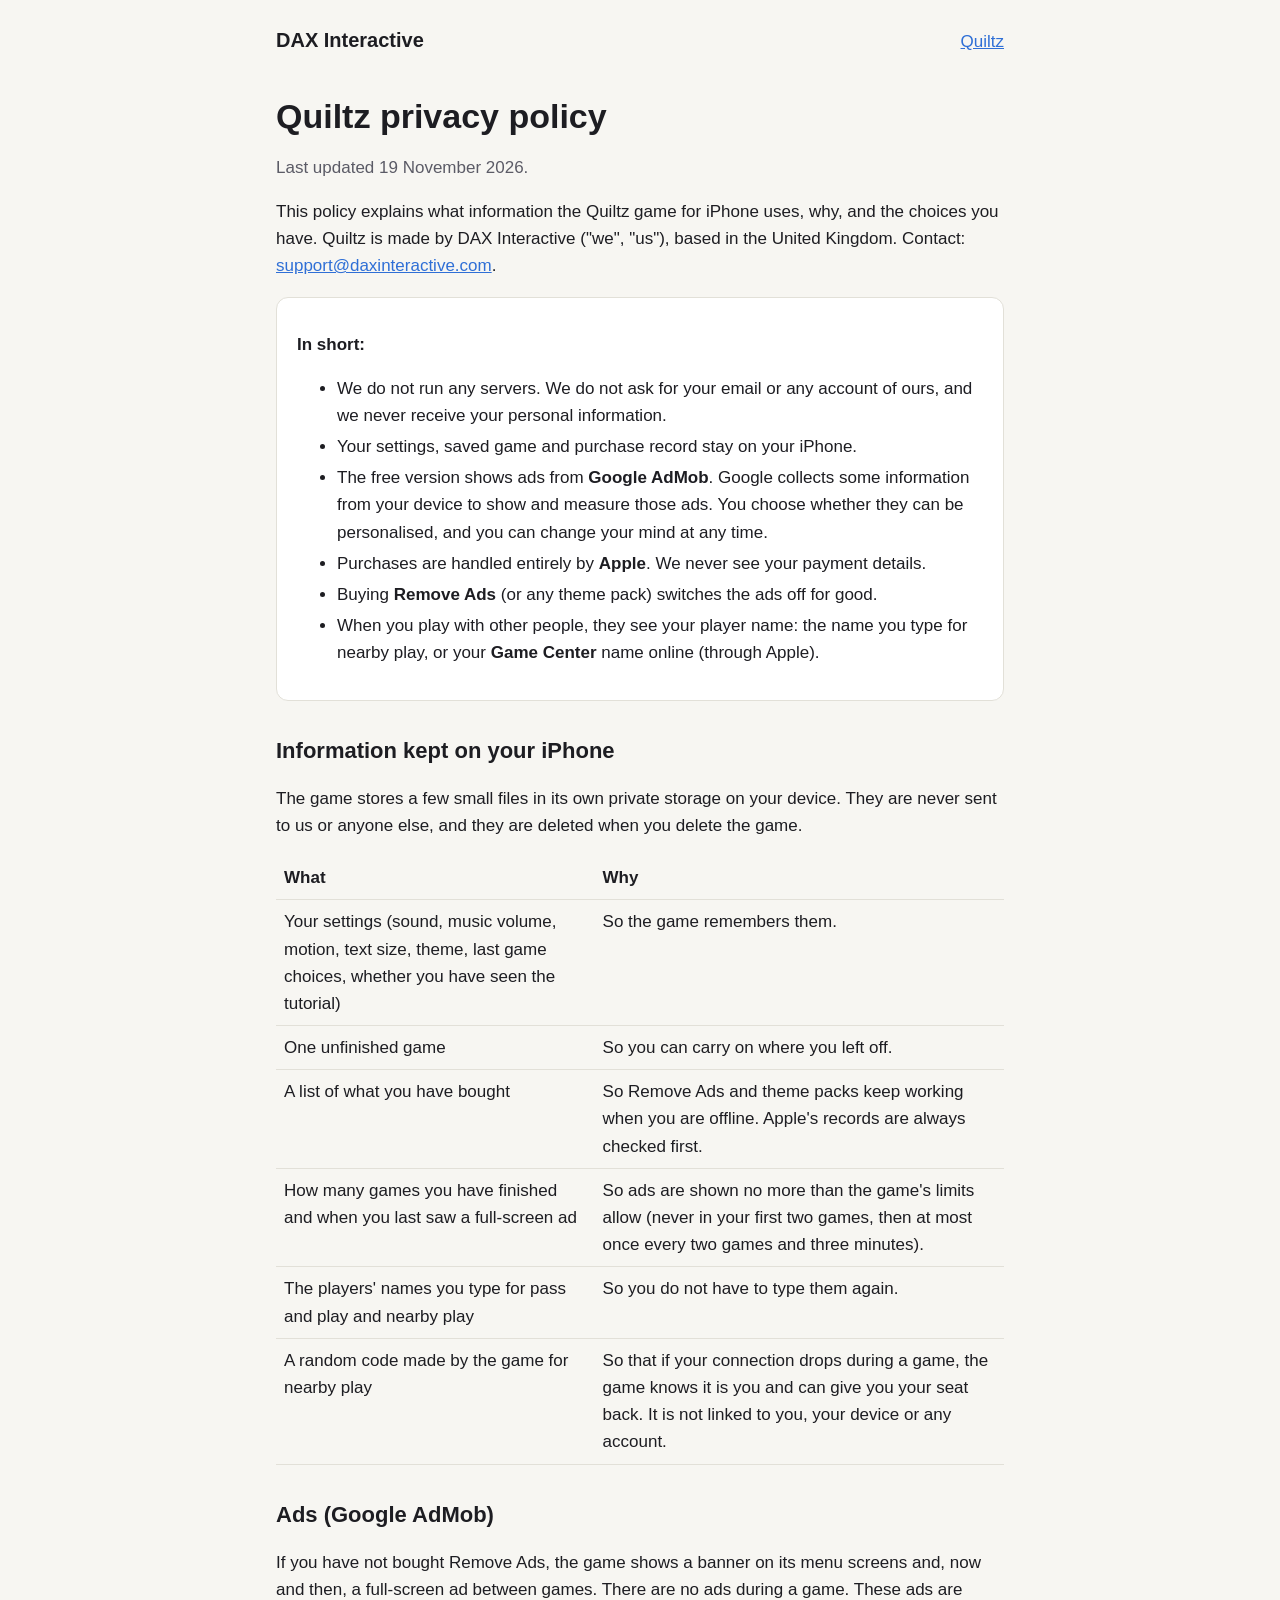
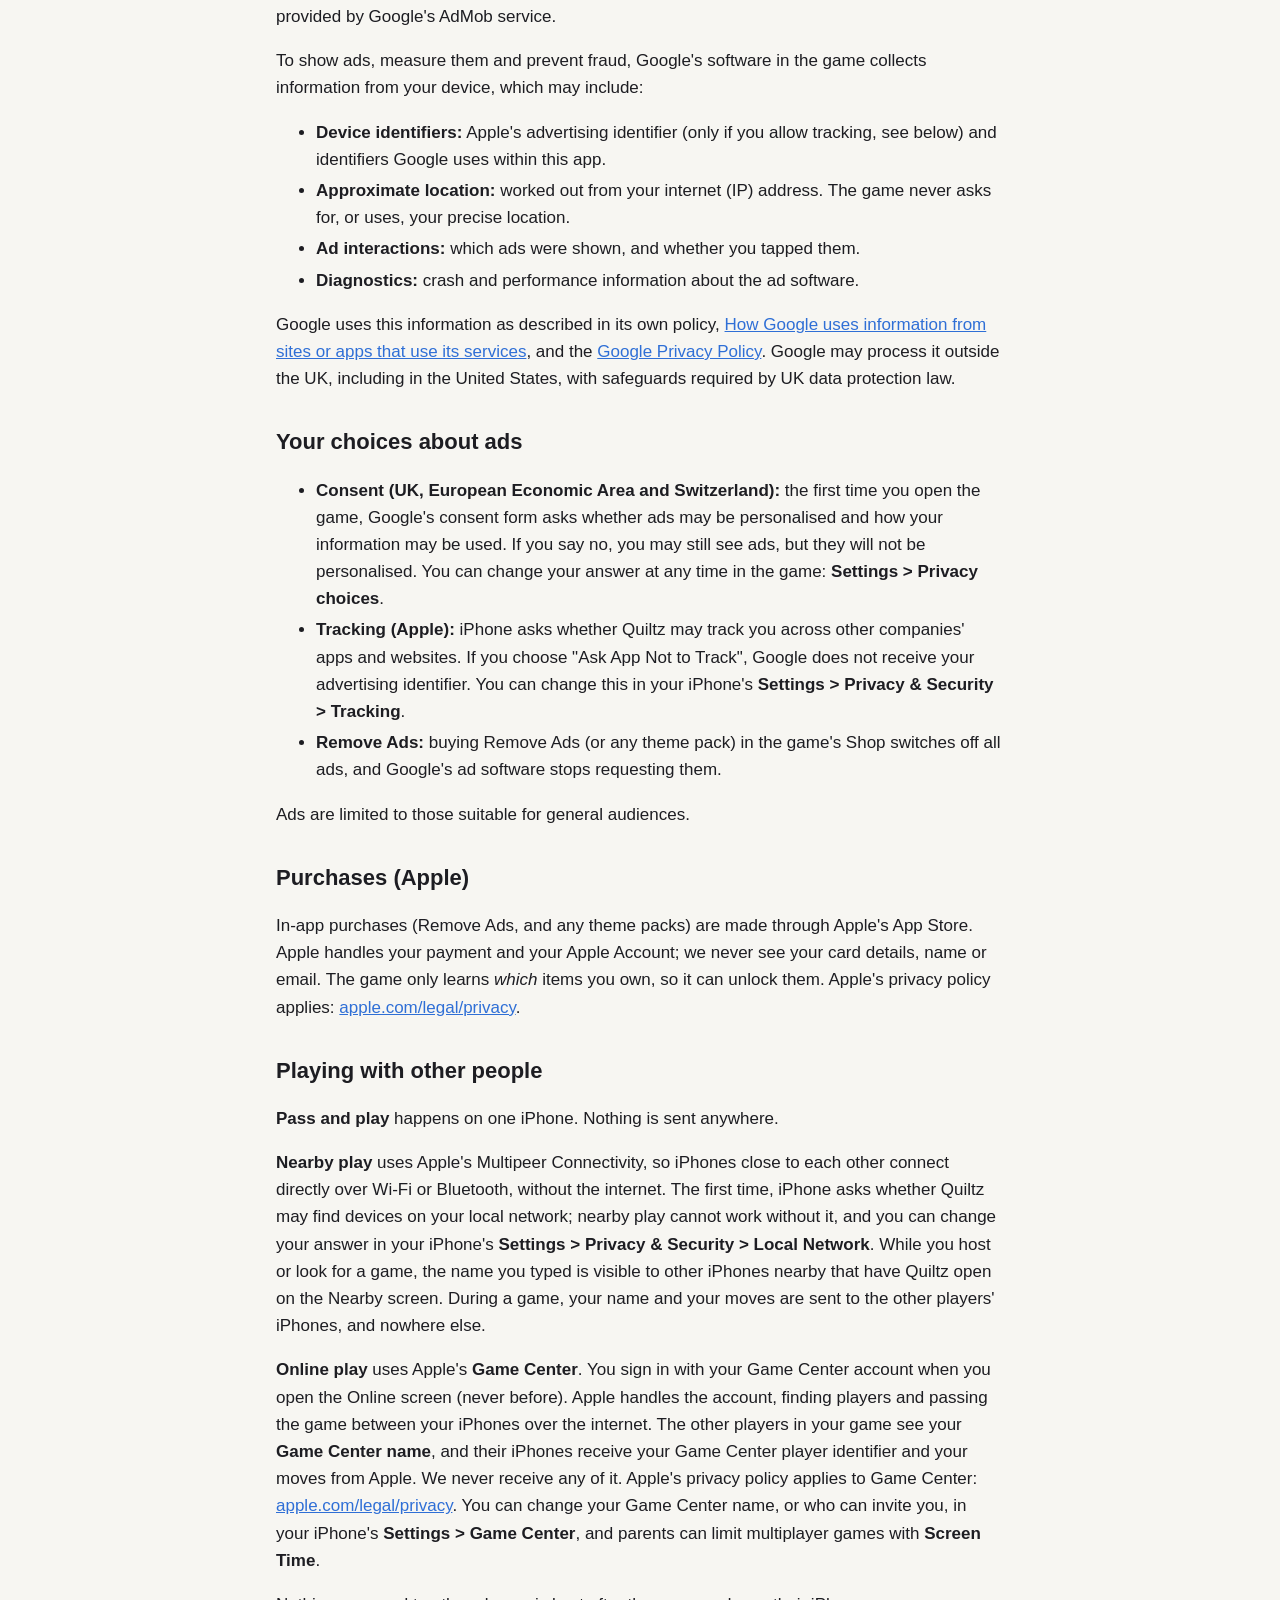
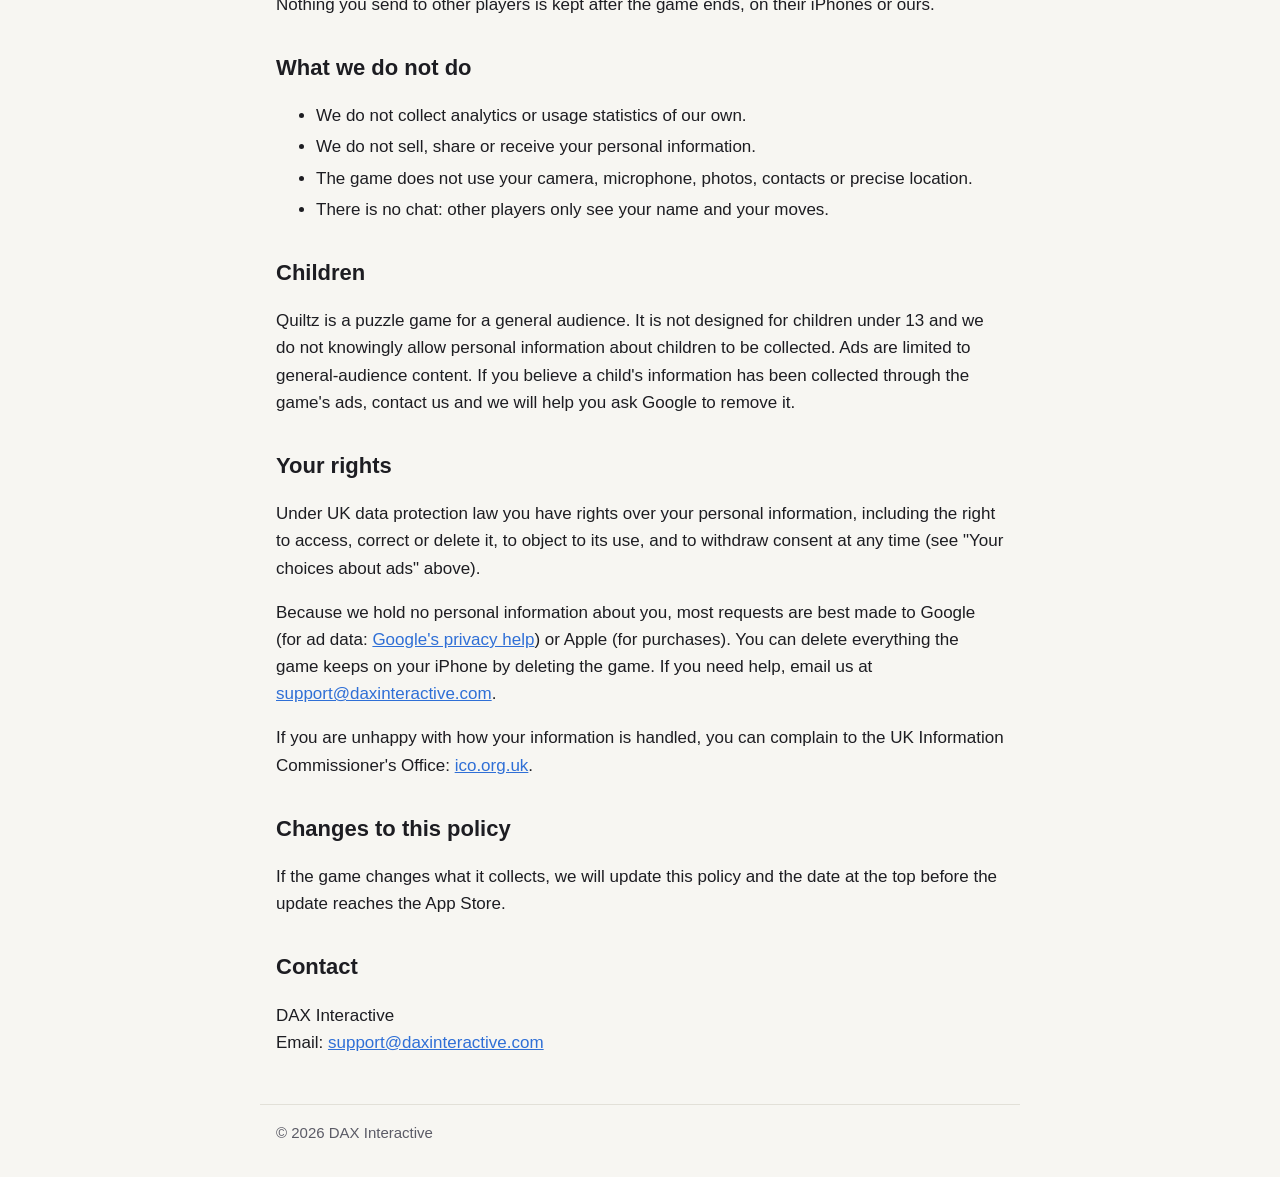
<file: quiltz/privacy/index.html>
<!doctype html>
<html lang="en-GB">
<head>
	<meta charset="utf-8">
	<meta name="viewport" content="width=device-width, initial-scale=1">
	<title>Quiltz privacy policy</title>
	<meta name="description" content="How the Quiltz game for iPhone handles your information: no accounts, no servers of our own, ads from Google AdMob that you can control, and multiplayer through Apple.">
	<link rel="stylesheet" href="/style.css">
</head>
<body>
	<header>
		<a class="name" href="/">DAX Interactive</a>
		<nav><a href="/quiltz/">Quiltz</a></nav>
	</header>
	<main>
		<h1>Quiltz privacy policy</h1>
		<p class="muted">Last updated 19 November 2026.</p>

		<p>This policy explains what information the Quiltz game for iPhone uses, why, and the choices you have. Quiltz is made by DAX Interactive ("we", "us"), based in the United Kingdom. Contact: <a href="mailto:support@daxinteractive.com">support@daxinteractive.com</a>.</p>

		<div class="card">
			<p><strong>In short:</strong></p>
			<ul>
				<li>We do not run any servers. We do not ask for your email or any account of ours, and we never receive your personal information.</li>
				<li>Your settings, saved game and purchase record stay on your iPhone.</li>
				<li>The free version shows ads from <strong>Google AdMob</strong>. Google collects some information from your device to show and measure those ads. You choose whether they can be personalised, and you can change your mind at any time.</li>
				<li>Purchases are handled entirely by <strong>Apple</strong>. We never see your payment details.</li>
				<li>Buying <strong>Remove Ads</strong> (or any theme pack) switches the ads off for good.</li>
				<li>When you play with other people, they see your player name: the name you type for nearby play, or your <strong>Game Center</strong> name online (through Apple).</li>
			</ul>
		</div>

		<h2>Information kept on your iPhone</h2>
		<p>The game stores a few small files in its own private storage on your device. They are never sent to us or anyone else, and they are deleted when you delete the game.</p>
		<table>
			<tr><th>What</th><th>Why</th></tr>
			<tr><td>Your settings (sound, music volume, motion, text size, theme, last game choices, whether you have seen the tutorial)</td><td>So the game remembers them.</td></tr>
			<tr><td>One unfinished game</td><td>So you can carry on where you left off.</td></tr>
			<tr><td>A list of what you have bought</td><td>So Remove Ads and theme packs keep working when you are offline. Apple's records are always checked first.</td></tr>
			<tr><td>How many games you have finished and when you last saw a full-screen ad</td><td>So ads are shown no more than the game's limits allow (never in your first two games, then at most once every two games and three minutes).</td></tr>
			<tr><td>The players' names you type for pass and play and nearby play</td><td>So you do not have to type them again.</td></tr>
			<tr><td>A random code made by the game for nearby play</td><td>So that if your connection drops during a game, the game knows it is you and can give you your seat back. It is not linked to you, your device or any account.</td></tr>
		</table>

		<h2>Ads (Google AdMob)</h2>
		<p>If you have not bought Remove Ads, the game shows a banner on its menu screens and, now and then, a full-screen ad between games. There are no ads during a game. These ads are provided by Google's AdMob service.</p>
		<p>To show ads, measure them and prevent fraud, Google's software in the game collects information from your device, which may include:</p>
		<ul>
			<li><strong>Device identifiers:</strong> Apple's advertising identifier (only if you allow tracking, see below) and identifiers Google uses within this app.</li>
			<li><strong>Approximate location:</strong> worked out from your internet (IP) address. The game never asks for, or uses, your precise location.</li>
			<li><strong>Ad interactions:</strong> which ads were shown, and whether you tapped them.</li>
			<li><strong>Diagnostics:</strong> crash and performance information about the ad software.</li>
		</ul>
		<p>Google uses this information as described in its own policy, <a href="https://policies.google.com/technologies/partner-sites">How Google uses information from sites or apps that use its services</a>, and the <a href="https://policies.google.com/privacy">Google Privacy Policy</a>. Google may process it outside the UK, including in the United States, with safeguards required by UK data protection law.</p>

		<h2>Your choices about ads</h2>
		<ul>
			<li><strong>Consent (UK, European Economic Area and Switzerland):</strong> the first time you open the game, Google's consent form asks whether ads may be personalised and how your information may be used. If you say no, you may still see ads, but they will not be personalised. You can change your answer at any time in the game: <strong>Settings &gt; Privacy choices</strong>.</li>
			<li><strong>Tracking (Apple):</strong> iPhone asks whether Quiltz may track you across other companies' apps and websites. If you choose "Ask App Not to Track", Google does not receive your advertising identifier. You can change this in your iPhone's <strong>Settings &gt; Privacy &amp; Security &gt; Tracking</strong>.</li>
			<li><strong>Remove Ads:</strong> buying Remove Ads (or any theme pack) in the game's Shop switches off all ads, and Google's ad software stops requesting them.</li>
		</ul>
		<p>Ads are limited to those suitable for general audiences.</p>

		<h2>Purchases (Apple)</h2>
		<p>In-app purchases (Remove Ads, and any theme packs) are made through Apple's App Store. Apple handles your payment and your Apple Account; we never see your card details, name or email. The game only learns <em>which</em> items you own, so it can unlock them. Apple's privacy policy applies: <a href="https://www.apple.com/legal/privacy/">apple.com/legal/privacy</a>.</p>

		<h2>Playing with other people</h2>
		<p><strong>Pass and play</strong> happens on one iPhone. Nothing is sent anywhere.</p>
		<p><strong>Nearby play</strong> uses Apple's Multipeer Connectivity, so iPhones close to each other connect directly over Wi-Fi or Bluetooth, without the internet. The first time, iPhone asks whether Quiltz may find devices on your local network; nearby play cannot work without it, and you can change your answer in your iPhone's <strong>Settings &gt; Privacy &amp; Security &gt; Local Network</strong>. While you host or look for a game, the name you typed is visible to other iPhones nearby that have Quiltz open on the Nearby screen. During a game, your name and your moves are sent to the other players' iPhones, and nowhere else.</p>
		<p><strong>Online play</strong> uses Apple's <strong>Game Center</strong>. You sign in with your Game Center account when you open the Online screen (never before). Apple handles the account, finding players and passing the game between your iPhones over the internet. The other players in your game see your <strong>Game Center name</strong>, and their iPhones receive your Game Center player identifier and your moves from Apple. We never receive any of it. Apple's privacy policy applies to Game Center: <a href="https://www.apple.com/legal/privacy/">apple.com/legal/privacy</a>. You can change your Game Center name, or who can invite you, in your iPhone's <strong>Settings &gt; Game Center</strong>, and parents can limit multiplayer games with <strong>Screen Time</strong>.</p>
		<p>Nothing you send to other players is kept after the game ends, on their iPhones or ours.</p>

		<h2>What we do not do</h2>
		<ul>
			<li>We do not collect analytics or usage statistics of our own.</li>
			<li>We do not sell, share or receive your personal information.</li>
			<li>The game does not use your camera, microphone, photos, contacts or precise location.</li>
			<li>There is no chat: other players only see your name and your moves.</li>
		</ul>

		<h2>Children</h2>
		<p>Quiltz is a puzzle game for a general audience. It is not designed for children under 13 and we do not knowingly allow personal information about children to be collected. Ads are limited to general-audience content. If you believe a child's information has been collected through the game's ads, contact us and we will help you ask Google to remove it.</p>

		<h2>Your rights</h2>
		<p>Under UK data protection law you have rights over your personal information, including the right to access, correct or delete it, to object to its use, and to withdraw consent at any time (see "Your choices about ads" above).</p>
		<p>Because we hold no personal information about you, most requests are best made to Google (for ad data: <a href="https://policies.google.com/privacy#infochoices">Google's privacy help</a>) or Apple (for purchases). You can delete everything the game keeps on your iPhone by deleting the game. If you need help, email us at <a href="mailto:support@daxinteractive.com">support@daxinteractive.com</a>.</p>
		<p>If you are unhappy with how your information is handled, you can complain to the UK Information Commissioner's Office: <a href="https://ico.org.uk/make-a-complaint/">ico.org.uk</a>.</p>

		<h2>Changes to this policy</h2>
		<p>If the game changes what it collects, we will update this policy and the date at the top before the update reaches the App Store.</p>

		<h2>Contact</h2>
		<p>DAX Interactive<br>Email: <a href="mailto:support@daxinteractive.com">support@daxinteractive.com</a></p>
	</main>
	<footer>© 2026 DAX Interactive</footer>
</body>
</html>
</file>
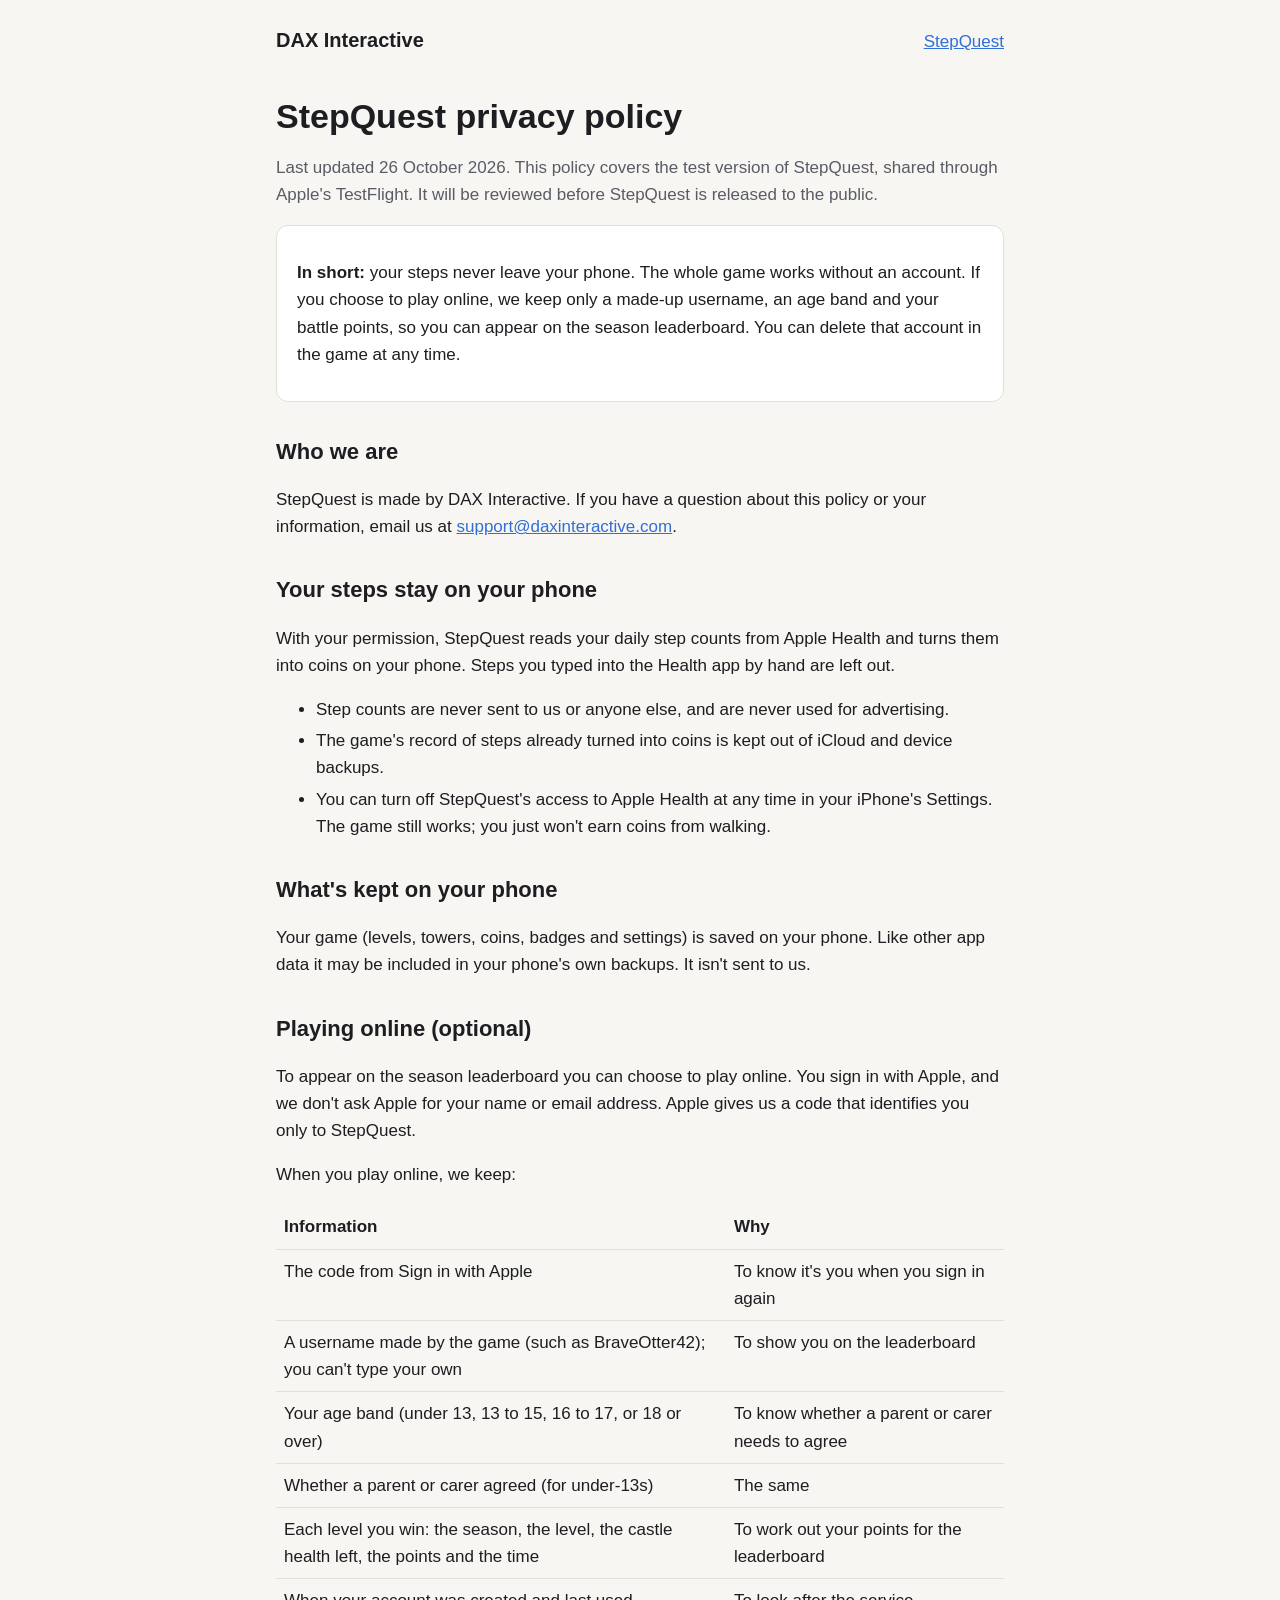
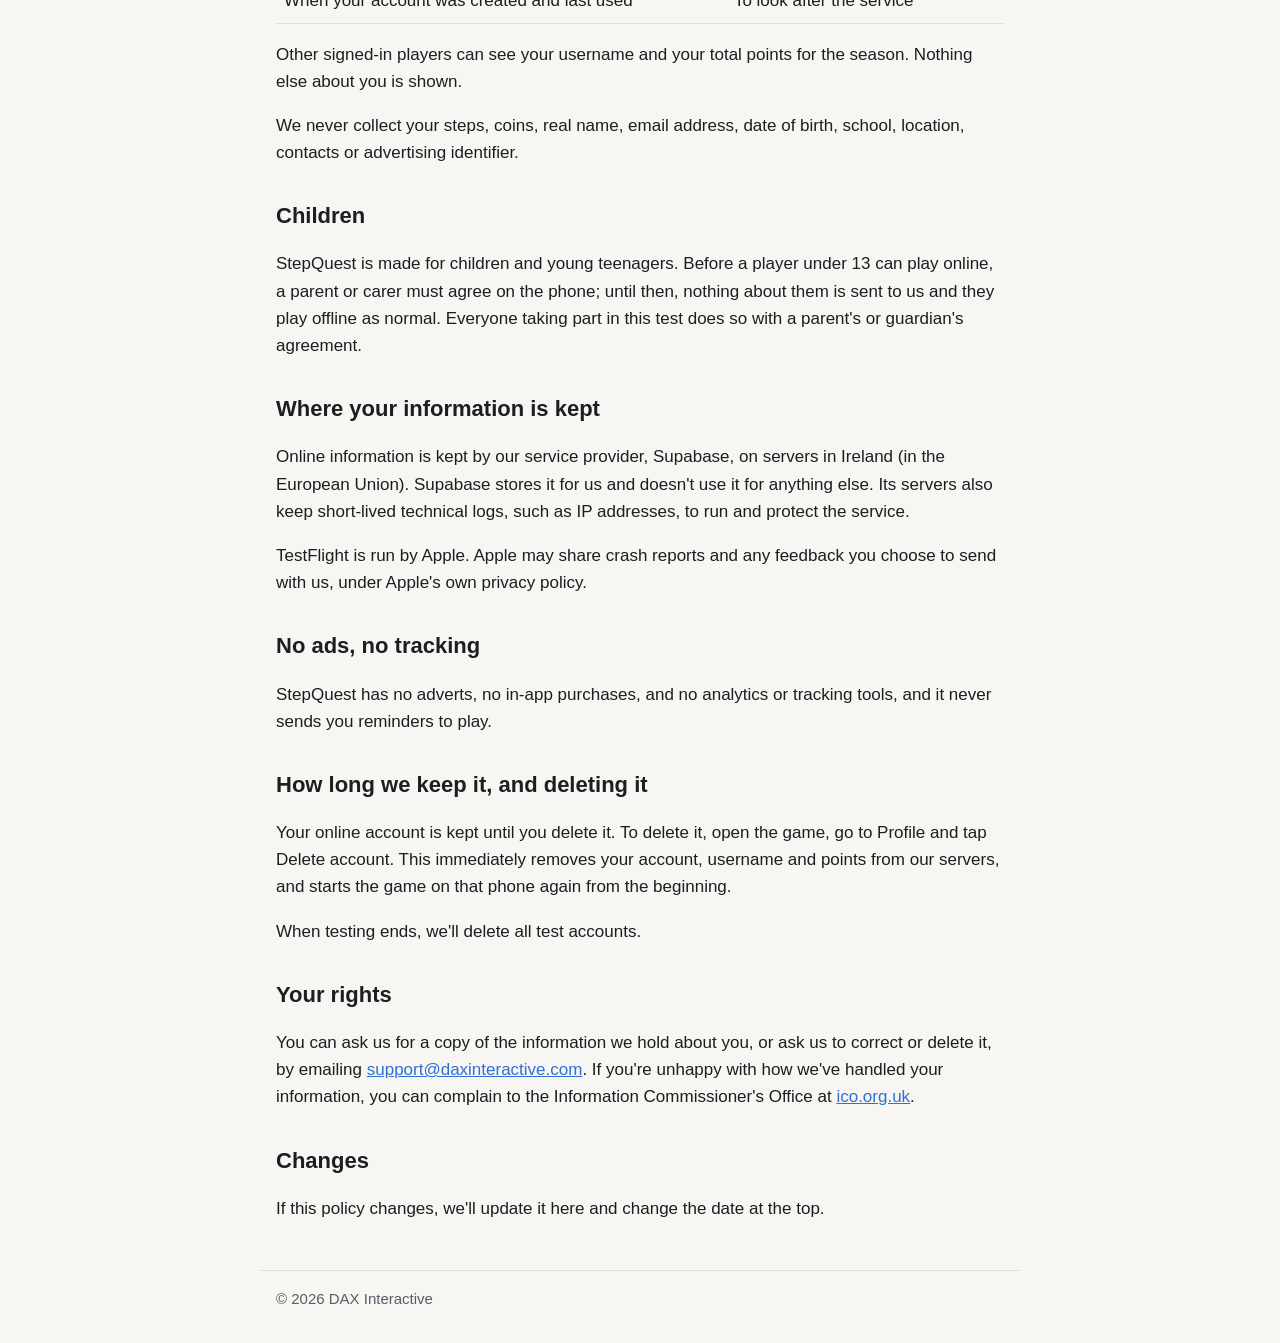
<file: stepquest/privacy/index.html>
<!doctype html>
<html lang="en-GB">
<head>
	<meta charset="utf-8">
	<meta name="viewport" content="width=device-width, initial-scale=1">
	<title>StepQuest privacy policy</title>
	<meta name="description" content="How StepQuest handles your information: steps stay on your phone.">
	<link rel="stylesheet" href="/style.css">
</head>
<body>
	<header>
		<a class="name" href="/">DAX Interactive</a>
		<nav><a href="/stepquest/">StepQuest</a></nav>
	</header>
	<main>
		<h1>StepQuest privacy policy</h1>
		<p class="muted">Last updated 26 October 2026. This policy covers the test version of StepQuest, shared through Apple's TestFlight. It will be reviewed before StepQuest is released to the public.</p>

		<div class="card">
			<p><strong>In short:</strong> your steps never leave your phone. The whole game works without an account. If you choose to play online, we keep only a made-up username, an age band and your battle points, so you can appear on the season leaderboard. You can delete that account in the game at any time.</p>
		</div>

		<h2>Who we are</h2>
		<p>StepQuest is made by DAX Interactive. If you have a question about this policy or your information, email us at <a href="mailto:support@daxinteractive.com">support@daxinteractive.com</a>.</p>

		<h2>Your steps stay on your phone</h2>
		<p>With your permission, StepQuest reads your daily step counts from Apple Health and turns them into coins on your phone. Steps you typed into the Health app by hand are left out.</p>
		<ul>
			<li>Step counts are never sent to us or anyone else, and are never used for advertising.</li>
			<li>The game's record of steps already turned into coins is kept out of iCloud and device backups.</li>
			<li>You can turn off StepQuest's access to Apple Health at any time in your iPhone's Settings. The game still works; you just won't earn coins from walking.</li>
		</ul>

		<h2>What's kept on your phone</h2>
		<p>Your game (levels, towers, coins, badges and settings) is saved on your phone. Like other app data it may be included in your phone's own backups. It isn't sent to us.</p>

		<h2>Playing online (optional)</h2>
		<p>To appear on the season leaderboard you can choose to play online. You sign in with Apple, and we don't ask Apple for your name or email address. Apple gives us a code that identifies you only to StepQuest.</p>
		<p>When you play online, we keep:</p>
		<table>
			<tr><th>Information</th><th>Why</th></tr>
			<tr><td>The code from Sign in with Apple</td><td>To know it's you when you sign in again</td></tr>
			<tr><td>A username made by the game (such as BraveOtter42); you can't type your own</td><td>To show you on the leaderboard</td></tr>
			<tr><td>Your age band (under 13, 13 to 15, 16 to 17, or 18 or over)</td><td>To know whether a parent or carer needs to agree</td></tr>
			<tr><td>Whether a parent or carer agreed (for under-13s)</td><td>The same</td></tr>
			<tr><td>Each level you win: the season, the level, the castle health left, the points and the time</td><td>To work out your points for the leaderboard</td></tr>
			<tr><td>When your account was created and last used</td><td>To look after the service</td></tr>
		</table>
		<p>Other signed-in players can see your username and your total points for the season. Nothing else about you is shown.</p>
		<p>We never collect your steps, coins, real name, email address, date of birth, school, location, contacts or advertising identifier.</p>

		<h2>Children</h2>
		<p>StepQuest is made for children and young teenagers. Before a player under 13 can play online, a parent or carer must agree on the phone; until then, nothing about them is sent to us and they play offline as normal. Everyone taking part in this test does so with a parent's or guardian's agreement.</p>

		<h2>Where your information is kept</h2>
		<p>Online information is kept by our service provider, Supabase, on servers in Ireland (in the European Union). Supabase stores it for us and doesn't use it for anything else. Its servers also keep short-lived technical logs, such as IP addresses, to run and protect the service.</p>
		<p>TestFlight is run by Apple. Apple may share crash reports and any feedback you choose to send with us, under Apple's own privacy policy.</p>

		<h2>No ads, no tracking</h2>
		<p>StepQuest has no adverts, no in-app purchases, and no analytics or tracking tools, and it never sends you reminders to play.</p>

		<h2>How long we keep it, and deleting it</h2>
		<p>Your online account is kept until you delete it. To delete it, open the game, go to Profile and tap Delete account. This immediately removes your account, username and points from our servers, and starts the game on that phone again from the beginning.</p>
		<p>When testing ends, we'll delete all test accounts.</p>

		<h2>Your rights</h2>
		<p>You can ask us for a copy of the information we hold about you, or ask us to correct or delete it, by emailing <a href="mailto:support@daxinteractive.com">support@daxinteractive.com</a>. If you're unhappy with how we've handled your information, you can complain to the Information Commissioner's Office at <a href="https://ico.org.uk/make-a-complaint/">ico.org.uk</a>.</p>

		<h2>Changes</h2>
		<p>If this policy changes, we'll update it here and change the date at the top.</p>
	</main>
	<footer>© 2026 DAX Interactive</footer>
</body>
</html>
</file>
<file: style.css>
/* DAX Interactive: one small stylesheet for every page. Colours are set
   once here, with a dark version for phones and computers set to dark mode. */
:root {
	--background: #f7f6f2;
	--surface: #ffffff;
	--text: #1d1d22;
	--muted: #5b5b66;
	--accent: #2f6fd6;
	--border: #e2e0d8;
}

@media (prefers-color-scheme: dark) {
	:root {
		--background: #15161a;
		--surface: #1e2026;
		--text: #ececf0;
		--muted: #a4a4b0;
		--accent: #7aa7ff;
		--border: #30323a;
	}
}

* { box-sizing: border-box; }

body {
	margin: 0;
	background: var(--background);
	color: var(--text);
	font: 17px/1.6 -apple-system, BlinkMacSystemFont, "Segoe UI", Roboto, Helvetica, Arial, sans-serif;
}

header, main, footer {
	max-width: 760px;
	margin: 0 auto;
	padding: 0 16px;
}

header {
	display: flex;
	flex-wrap: wrap;
	gap: 8px 24px;
	align-items: baseline;
	justify-content: space-between;
	padding-top: 24px;
	padding-bottom: 8px;
}

header .name {
	font-weight: 700;
	font-size: 20px;
	color: var(--text);
	text-decoration: none;
}

nav a { margin-left: 16px; }
nav a:first-child { margin-left: 0; }

a { color: var(--accent); }

h1 { font-size: 34px; line-height: 1.2; margin: 32px 0 8px; }
h2 { font-size: 22px; margin: 32px 0 8px; }

.lead { font-size: 20px; color: var(--muted); }
.muted { color: var(--muted); }

.card {
	background: var(--surface);
	border: 1px solid var(--border);
	border-radius: 12px;
	padding: 16px 20px;
	margin: 16px 0;
}

table { width: 100%; border-collapse: collapse; margin: 8px 0 16px; }
th, td { text-align: left; vertical-align: top; padding: 8px; border-bottom: 1px solid var(--border); }
th { font-weight: 600; }

footer {
	margin-top: 48px;
	padding-top: 16px;
	padding-bottom: 32px;
	border-top: 1px solid var(--border);
	color: var(--muted);
	font-size: 15px;
}

/* Phone screenshots side by side; they shrink to fit narrow screens. */
.screenshots {
	display: flex;
	gap: 16px;
	justify-content: center;
	margin: 24px 0;
}
.screenshots img {
	width: 100%;
	max-width: 260px;
	min-width: 0;
	height: auto;
	border-radius: 16px;
	border: 1px solid var(--border);
}

li { margin: 4px 0; }
</file>
<file: home.css>
/* Home page only (<body class="home">), on top of style.css. Each game
   card wears a little of its own game's look. */
.home header, .home main, .home footer { max-width: 1040px; }

.home header { padding-top: 28px; }
.home header .name { font-size: 19px; letter-spacing: -0.01em; display: inline-flex; align-items: center; gap: 10px; }
.home header .name::before { /* a small studio mark */
	content: "";
	width: 22px;
	height: 22px;
	border-radius: 7px;
	background: conic-gradient(from 45deg, #e2b03c 0 25%, #2f6fd6 0 50%, #1f8a6a 0 75%, #d9542e 0);
}
.home nav a { color: var(--muted); text-decoration: none; font-weight: 500; }
.home nav a:hover { color: var(--text); }

/* ---- Hero ---- */
.intro { padding: 72px 0 56px; }
.intro h1 {
	font-size: clamp(48px, 9vw, 104px);
	line-height: .98;
	letter-spacing: -0.045em;
	font-weight: 800;
	margin: 0;
}
.intro h1 span { color: var(--accent); }
.intro .lead { max-width: 34ch; margin: 24px 0 0; font-size: clamp(19px, 2.2vw, 23px); }

/* ---- Game cards ---- */
.games { display: grid; grid-template-columns: repeat(2, 1fr); gap: 20px; }
.game {
	display: flex;
	flex-direction: column;
	border-radius: 24px;
	overflow: hidden;
	background: var(--surface);
	border: 1px solid var(--border);
	color: inherit;
	text-decoration: none;
	transition: transform .2s ease, box-shadow .2s ease;
}
.game:hover { transform: translateY(-3px); box-shadow: 0 24px 48px -24px rgba(20, 20, 30, .35); }
.game.wide { grid-column: 1 / -1; flex-direction: row; }
.game.wide .art { flex: 1.15; min-height: 380px; }
.game.wide .body { flex: 1; align-self: center; }

.game .art { position: relative; min-height: 280px; overflow: hidden; }
.game .body { padding: 26px 28px 28px; }
.game h2 { font-size: 30px; letter-spacing: -0.02em; margin: 10px 0 8px; }
.game p { margin: 0 0 18px; color: var(--muted); }
.game .go { font-weight: 600; color: var(--accent); }
.game .go::after { content: " →"; display: inline-block; transition: transform .2s ease; }
.game:hover .go::after { transform: translateX(4px); }

.chips { display: flex; flex-wrap: wrap; gap: 6px; margin: 0; padding: 0; list-style: none; }
.chips li {
	margin: 0;
	font-size: 13px;
	font-weight: 600;
	padding: 3px 10px;
	border-radius: 999px;
	border: 1px solid var(--border);
	color: var(--muted);
}
.chips .live { color: #1f7a4d; border-color: rgba(31, 122, 77, .35); background: rgba(31, 122, 77, .08); }
.chips .dev { color: #9a6a12; border-color: rgba(154, 106, 18, .35); background: rgba(154, 106, 18, .08); }

/* Quiltz: linen and two phones */
.art.quiltz {
	background-color: #f4e6d2;
	background-image:
		repeating-linear-gradient(0deg, rgba(120, 80, 40, .05) 0 1px, transparent 1px 4px),
		repeating-linear-gradient(90deg, rgba(120, 80, 40, .05) 0 1px, transparent 1px 4px);
	display: flex;
	justify-content: center;
	align-items: center;
}
.art.quiltz::before {
	content: "";
	position: absolute;
	inset: 14px;
	border: 2px dashed #a8794f;
	border-radius: 14px;
	opacity: .5;
}
.art.quiltz { height: 400px; }
.art.quiltz img {
	position: relative;
	height: 80%;
	width: auto;
	border: 5px solid #fffaf1;
	border-radius: 18px;
	box-shadow: 0 18px 36px rgba(70, 40, 15, .3);
}
.art.quiltz img:first-child { transform: rotate(-5deg) translate(14px, -4px); z-index: 1; }
.art.quiltz img:last-child { transform: rotate(5deg) translate(-14px, 22px); }

/* StepQuest: a dusk path of footsteps to a tower */
.art.stepquest { background: linear-gradient(180deg, #2b2f6b 0%, #6b4a8c 55%, #e0866a 100%); }
.art.stepquest svg { position: absolute; inset: 0; width: 100%; height: 100%; }

/* Legacy: the generated world */
.art.legacy { background: #0b0f17; }
.art.legacy img { position: absolute; inset: 0; width: 100%; height: 100%; object-fit: cover; object-position: 60% 45%; }
.art.legacy::after {
	content: "";
	position: absolute;
	inset: 0;
	background: linear-gradient(180deg, transparent 55%, rgba(11, 15, 23, .55));
}

/* ---- About strip ---- */
.about {
	display: grid;
	grid-template-columns: 1fr 1.4fr;
	gap: 32px;
	margin: 72px 0 0;
	padding: 36px 0 0;
	border-top: 1px solid var(--border);
}
.about h2 { margin: 0; font-size: 28px; letter-spacing: -0.02em; }
.about p { margin: 0 0 12px; color: var(--muted); }

.home footer { display: flex; justify-content: space-between; flex-wrap: wrap; gap: 8px; }

@media (prefers-color-scheme: dark) {
	.chips .live { color: #6fd3a0; border-color: rgba(111, 211, 160, .3); background: rgba(111, 211, 160, .08); }
	.chips .dev { color: #f0c470; border-color: rgba(240, 196, 112, .3); background: rgba(240, 196, 112, .08); }
	.game:hover { box-shadow: 0 24px 48px -24px rgba(0, 0, 0, .7); }
}

@media (prefers-reduced-motion: reduce) {
	.game, .game .go::after { transition: none; }
	.game:hover { transform: none; }
}

@media (max-width: 760px) {
	.games { grid-template-columns: 1fr; }
	.game.wide { flex-direction: column; }
	.game.wide .art, .game.wide .body { flex: none; }
	.intro { padding: 48px 0 40px; }
	.about { grid-template-columns: 1fr; gap: 12px; }
	.art.quiltz { height: 340px; }
}
</file>
<file: portfolio/portfolio.css>
/* Portfolio home: an editorial look, separate from the main site's style.
   Case-study pages bring their own project styles. */
:root {
	--paper: #f5f2ec;
	--surface: #fffdf9;
	--ink: #17161a;
	--muted: #66625c;
	--faint: #a29d94;
	--line: #e0dad0;
	--accent: #c2532f;
	--accent-ink: #fff8f3;
	--shadow: rgba(40, 28, 16, .14);
}

@media (prefers-color-scheme: dark) {
	:root {
		--paper: #121214;
		--surface: #1b1b1f;
		--ink: #f1ede6;
		--muted: #aaa49b;
		--faint: #6f6a63;
		--line: #2c2b30;
		--accent: #f08a62;
		--accent-ink: #1a0f0a;
		--shadow: rgba(0, 0, 0, .45);
	}
}

* { box-sizing: border-box; }

html { scroll-behavior: smooth; }

body {
	margin: 0;
	background: var(--paper);
	color: var(--ink);
	font: 17px/1.6 "Inter", -apple-system, BlinkMacSystemFont, "Segoe UI", Roboto, sans-serif;
	-webkit-font-smoothing: antialiased;
}

a { color: inherit; }

.wrap { max-width: 1080px; margin: 0 auto; padding: 0 24px; }

/* ---- Top bar ---- */
.bar {
	display: flex;
	justify-content: space-between;
	align-items: center;
	gap: 16px;
	padding-top: 28px;
	font-size: 15px;
}
.bar .mark {
	font-family: "Fraunces", Georgia, serif;
	font-weight: 600;
	font-size: 20px;
	text-decoration: none;
	letter-spacing: -0.01em;
}
.bar nav { display: flex; gap: 22px; }
.bar nav a { text-decoration: none; color: var(--muted); }
.bar nav a:hover { color: var(--ink); }

/* ---- Hero ---- */
.hero { padding: 96px 0 72px; }
.eyebrow {
	display: inline-flex;
	align-items: center;
	gap: 10px;
	font-size: 13px;
	font-weight: 600;
	letter-spacing: .12em;
	text-transform: uppercase;
	color: var(--muted);
	margin: 0 0 28px;
}
.eyebrow::before {
	content: "";
	width: 8px;
	height: 8px;
	border-radius: 50%;
	background: #3aa564;
	box-shadow: 0 0 0 4px rgba(58, 165, 100, .18);
}
.hero h1 {
	font-family: "Fraunces", Georgia, serif;
	font-weight: 500;
	font-size: clamp(44px, 7.4vw, 88px);
	line-height: 1.02;
	letter-spacing: -0.03em;
	margin: 0;
	max-width: 15ch;
}
.hero h1 em { font-style: italic; color: var(--accent); font-weight: 400; }
.hero .lead {
	font-size: clamp(18px, 2vw, 21px);
	color: var(--muted);
	max-width: 56ch;
	margin: 32px 0 40px;
}
.actions { display: flex; flex-wrap: wrap; gap: 12px; }
.btn {
	display: inline-flex;
	align-items: center;
	gap: 8px;
	padding: 14px 22px;
	border-radius: 999px;
	font-weight: 600;
	font-size: 16px;
	text-decoration: none;
	border: 1.5px solid var(--ink);
	transition: transform .15s ease, background .15s ease, color .15s ease;
}
.btn:hover { transform: translateY(-1px); }
.btn.primary { background: var(--ink); color: var(--paper); }
.btn.ghost:hover { background: var(--ink); color: var(--paper); }

/* ---- Stat strip ---- */
.strip {
	display: grid;
	grid-template-columns: repeat(4, 1fr);
	border-top: 1px solid var(--line);
	border-bottom: 1px solid var(--line);
}
.strip div { padding: 26px 20px 24px 0; }
.strip div + div { padding-left: 20px; border-left: 1px solid var(--line); }
.strip b {
	display: block;
	font-family: "Fraunces", Georgia, serif;
	font-weight: 500;
	font-size: 36px;
	line-height: 1.1;
	letter-spacing: -0.02em;
}
.strip span { color: var(--muted); font-size: 15px; }

/* ---- Section headings ---- */
.section { padding: 96px 0 0; }
.section-head {
	display: flex;
	justify-content: space-between;
	align-items: baseline;
	gap: 24px;
	margin-bottom: 36px;
}
.section-head h2 {
	font-family: "Fraunces", Georgia, serif;
	font-weight: 500;
	font-size: clamp(30px, 4vw, 44px);
	letter-spacing: -0.02em;
	line-height: 1.1;
	margin: 0;
}
.section-head .num { font-size: 14px; color: var(--faint); font-variant-numeric: tabular-nums; }

/* ---- Featured project card ---- */
.project {
	display: grid;
	grid-template-columns: 1.05fr 1fr;
	border-radius: 28px;
	overflow: hidden;
	text-decoration: none;
	color: inherit;
	background: var(--surface);
	box-shadow: 0 1px 0 var(--line), 0 30px 60px -30px var(--shadow);
	transition: transform .25s ease, box-shadow .25s ease;
}
.project:hover { transform: translateY(-4px); box-shadow: 0 1px 0 var(--line), 0 40px 70px -30px var(--shadow); }
.project .info { padding: 44px; display: flex; flex-direction: column; }
.project .tags { display: flex; flex-wrap: wrap; gap: 8px; margin: 0 0 24px; padding: 0; list-style: none; }
.project .tags li {
	font-size: 13px;
	font-weight: 600;
	padding: 5px 12px;
	border-radius: 999px;
	border: 1px solid var(--line);
	color: var(--muted);
}
.project h3 {
	font-family: "Fraunces", Georgia, serif;
	font-weight: 500;
	font-size: 40px;
	letter-spacing: -0.02em;
	line-height: 1.05;
	margin: 0 0 14px;
}
.project p { color: var(--muted); margin: 0 0 24px; }
.project .facts {
	display: grid;
	grid-template-columns: 1fr 1fr;
	gap: 18px 24px;
	margin: 8px 0 32px;
	padding: 0;
	list-style: none;
}
.project .facts b { display: block; font-size: 22px; font-weight: 600; letter-spacing: -0.01em; }
.project .facts span { font-size: 14px; color: var(--muted); }
.project .more {
	margin-top: auto;
	font-weight: 600;
	display: inline-flex;
	gap: 8px;
	align-items: center;
	color: var(--accent);
}
.project .more .arrow { transition: transform .2s ease; }
.project:hover .more .arrow { transform: translateX(4px); }

/* The visual side wears the project's own colours. */
.project .visual {
	position: relative;
	min-height: 460px;
	display: flex;
	justify-content: center;
	align-items: center;
	overflow: hidden;
}
.project.quiltz .visual {
	background-color: #f4e6d2;
	background-image:
		repeating-linear-gradient(0deg, rgba(120, 80, 40, .05) 0 1px, transparent 1px 4px),
		repeating-linear-gradient(90deg, rgba(120, 80, 40, .05) 0 1px, transparent 1px 4px);
}
.project.quiltz .visual::before { /* running stitch inset */
	content: "";
	position: absolute;
	inset: 16px;
	border: 2px dashed #a8794f;
	border-radius: 16px;
	opacity: .5;
}
.project .visual img {
	width: 42%;
	max-width: 200px;
	height: auto;
	border-radius: 20px;
	border: 5px solid #fffaf1;
	box-shadow: 0 20px 40px rgba(70, 40, 15, .3);
	position: relative;
}
.project .visual img:first-child { transform: rotate(-5deg) translate(18px, -6px); z-index: 1; }
.project .visual img:last-child { transform: rotate(5deg) translate(-18px, 26px); }

.project + .project { margin-top: 24px; }
.project.stepquest .visual {
	background:
		radial-gradient(circle at 20% 15%, rgba(255, 255, 255, .55), transparent 45%),
		linear-gradient(160deg, #cfe3ef 0%, #d9ead7 55%, #b9d6b4 100%);
}
.sq-loop { display: grid; grid-template-columns: 1fr 1fr; gap: 14px; position: relative; padding: 32px; }
.sq-loop span {
	display: flex; flex-direction: column; align-items: center; gap: 6px;
	width: 140px; padding: 22px 12px 16px; border-radius: 22px;
	background: rgba(255, 255, 255, .85); color: #16202a;
	font-family: "Fraunces", Georgia, serif; font-size: 20px;
	box-shadow: 0 14px 30px -12px rgba(20, 40, 60, .35);
}
.sq-loop span:nth-child(odd) { transform: rotate(-3deg); }
.sq-loop span:nth-child(even) { transform: rotate(3deg) translateY(14px); }
.sq-loop i { font-style: normal; font-size: 38px; line-height: 1; }

.later {
	margin: 20px 0 0;
	padding: 22px 26px;
	border: 1.5px dashed var(--line);
	border-radius: 20px;
	color: var(--muted);
	display: flex;
	justify-content: space-between;
	align-items: center;
	gap: 16px;
	flex-wrap: wrap;
}
.later a { font-weight: 600; color: var(--ink); }

/* ---- Services ---- */
.services {
	display: grid;
	grid-template-columns: repeat(3, 1fr);
	gap: 0;
	border-top: 1px solid var(--line);
}
.services article { padding: 32px 28px 8px 0; }
.services article + article { padding-left: 28px; border-left: 1px solid var(--line); }
.services .idx { font-size: 14px; color: var(--accent); font-weight: 600; }
.services h3 {
	font-family: "Fraunces", Georgia, serif;
	font-weight: 500;
	font-size: 26px;
	letter-spacing: -0.01em;
	margin: 10px 0 10px;
}
.services p { color: var(--muted); margin: 0 0 16px; }
.services ul { margin: 0; padding: 0; list-style: none; font-size: 15px; }
.services li { padding: 7px 0; border-top: 1px solid var(--line); }

/* ---- Principles ---- */
.principles {
	display: grid;
	grid-template-columns: repeat(2, 1fr);
	gap: 16px;
}
.principles div {
	background: var(--surface);
	border-radius: 20px;
	padding: 28px;
	box-shadow: 0 1px 0 var(--line);
}
.principles h3 { margin: 0 0 6px; font-size: 18px; font-weight: 600; }
.principles p { margin: 0; color: var(--muted); font-size: 16px; }

/* ---- Contact ---- */
.contact {
	margin: 96px 0 0;
	background: var(--ink);
	color: var(--paper);
	border-radius: 32px;
	padding: clamp(36px, 6vw, 72px);
	position: relative;
	overflow: hidden;
}
.contact::after {
	content: "";
	position: absolute;
	right: -120px;
	top: -120px;
	width: 360px;
	height: 360px;
	border-radius: 50%;
	background: radial-gradient(circle, var(--accent), transparent 70%);
	opacity: .45;
}
.contact h2 {
	font-family: "Fraunces", Georgia, serif;
	font-weight: 500;
	font-size: clamp(34px, 5vw, 56px);
	letter-spacing: -0.02em;
	line-height: 1.05;
	margin: 0 0 16px;
	max-width: 18ch;
	position: relative;
}
.contact p { opacity: .75; max-width: 52ch; margin: 0 0 32px; position: relative; }
.contact .btn { border-color: var(--paper); position: relative; }
.contact .btn.primary { background: var(--paper); color: var(--ink); }

.foot {
	display: flex;
	justify-content: space-between;
	gap: 16px;
	flex-wrap: wrap;
	padding: 36px 0 44px;
	color: var(--faint);
	font-size: 14px;
}

/* ---- Entrance ---- */
@media (prefers-reduced-motion: no-preference) {
	.rise { animation: rise .7s cubic-bezier(.2, .7, .2, 1) both; }
	.rise.d1 { animation-delay: .08s; }
	.rise.d2 { animation-delay: .16s; }
	.rise.d3 { animation-delay: .24s; }
	@keyframes rise { from { opacity: 0; transform: translateY(14px); } to { opacity: 1; transform: none; } }
}
@media (prefers-reduced-motion: reduce) {
	html { scroll-behavior: auto; }
	.btn, .project, .project .more .arrow { transition: none; }
}

/* ---- Narrow screens ---- */
@media (max-width: 860px) {
	.project { grid-template-columns: 1fr; }
	.project .visual { min-height: 380px; order: -1; }
	.project .info { padding: 32px 26px; }
	.services { grid-template-columns: 1fr; }
	.services article, .services article + article { padding: 28px 0 8px; border-left: 0; }
	.services article + article { border-top: 1px solid var(--line); }
	.principles { grid-template-columns: 1fr; }
}
@media (max-width: 620px) {
	.wrap { padding: 0 16px; }
	.bar nav { gap: 16px; }
	.hero { padding: 64px 0 48px; }
	.strip { grid-template-columns: 1fr 1fr; }
	.strip div:nth-child(3) { padding-left: 0; border-left: 0; }
	.strip div:nth-child(n+3) { border-top: 1px solid var(--line); }
	.section { padding-top: 72px; }
	.project h3 { font-size: 34px; }
	.project .visual { min-height: 320px; }
}
</file>
<file: quiltz/quiltz.css>
/* Quiltz page: a sewing-table look on top of the site's style.css.
   Only applies to pages with <body class="quiltz">. */
.quiltz {
	--background: #f4e6d2;
	--surface: #fffaf1;
	--text: #3a2a1e;
	--muted: #7a6450;
	--accent: #9a5b2e;
	--border: #e2cfb4;
	--wood: #7b5a3c;
	--thread: #a8794f;
	--mat: #2f7d68;
	--mat-text: #f2fbf6;
	--stripes: #e2b03c;
	--dots: #3d8fd4;
	--chevrons: #1f8a6a;
	--checks: #d9542e;
	--florals: #b44a9a;

	font-family: "Nunito", -apple-system, BlinkMacSystemFont, "Segoe UI", Roboto, sans-serif;
	/* faint linen weave */
	background-color: var(--background);
	background-image:
		repeating-linear-gradient(0deg, rgba(120, 80, 40, .035) 0 1px, transparent 1px 4px),
		repeating-linear-gradient(90deg, rgba(120, 80, 40, .035) 0 1px, transparent 1px 4px);
}

@media (prefers-color-scheme: dark) {
	.quiltz {
		--background: #241b15;
		--surface: #33271e;
		--text: #f4e6d2;
		--muted: #c4ab92;
		--accent: #e7b07c;
		--border: #4a3a2d;
		--wood: #e7b07c;
		--thread: #b98b60;
		--mat: #24604f;
		background-image:
			repeating-linear-gradient(0deg, rgba(255, 230, 200, .025) 0 1px, transparent 1px 4px),
			repeating-linear-gradient(90deg, rgba(255, 230, 200, .025) 0 1px, transparent 1px 4px);
	}
}

.quiltz main { max-width: 960px; }
.quiltz header, .quiltz footer { max-width: 960px; }
.quiltz header .name { color: var(--wood); }
.quiltz h1, .quiltz h2, .quiltz h3 { font-weight: 800; letter-spacing: -0.01em; }

/* A running stitch, used as a divider and around panels. */
.stitch-rule {
	height: 0;
	border: 0;
	border-top: 2px dashed var(--thread);
	margin: 8px 0 0;
	width: 160px;
}

/* ---- Hero ---- */
.hero {
	display: grid;
	grid-template-columns: 1fr 1fr;
	gap: 32px;
	align-items: center;
	padding: 24px 0 16px;
}
.hero h1 {
	font-size: clamp(52px, 9vw, 80px);
	line-height: 1;
	margin: 0;
	color: var(--text);
}
.hero .lead { font-size: 21px; color: var(--muted); margin: 20px 0; }

.badge {
	display: inline-block;
	background: var(--surface);
	border: 2px dashed var(--thread);
	border-radius: 999px;
	padding: 6px 16px;
	font-weight: 700;
	font-size: 15px;
	color: var(--wood);
}

.swatches { display: flex; gap: 10px; margin: 24px 0 0; padding: 0; list-style: none; }

/* ---- Fabric patches, drawn in CSS ---- */
.patch {
	position: relative;
	width: 44px;
	height: 44px;
	border-radius: 8px;
	box-shadow: 0 2px 0 rgba(0, 0, 0, .12), 0 4px 10px rgba(80, 50, 20, .18);
	flex: none;
	margin: 0;
}
.patch::after { /* white stitched hem */
	content: "";
	position: absolute;
	inset: 4px;
	border: 1.5px dashed rgba(255, 255, 255, .85);
	border-radius: 5px;
}
.patch.stripes {
	background: repeating-linear-gradient(0deg, var(--stripes) 0 5px, #f7dd97 5px 8px);
}
.patch.dots {
	background: radial-gradient(circle, #e8f3ff 0 2.5px, transparent 3px) 0 0 / 11px 11px, var(--dots);
}
.patch.chevrons {
	background:
		linear-gradient(135deg, #bfe8d9 25%, transparent 25%) -6px 0 / 12px 12px,
		linear-gradient(225deg, #bfe8d9 25%, transparent 25%) -6px 0 / 12px 12px,
		linear-gradient(315deg, #bfe8d9 25%, transparent 25%) 0 0 / 12px 12px,
		linear-gradient(45deg, #bfe8d9 25%, transparent 25%) 0 0 / 12px 12px,
		var(--chevrons);
}
.patch.checks {
	background: conic-gradient(var(--checks) 25%, #f6c7b6 0 50%, var(--checks) 0 75%, #f6c7b6 0) 0 0 / 22px 22px;
}
.patch.florals {
	background:
		radial-gradient(circle, #ffe9f7 0 3px, transparent 3.5px) 0 0 / 14px 14px,
		radial-gradient(circle, #f3c0e1 0 2px, transparent 2.5px) 7px 7px / 14px 14px,
		var(--florals);
}

/* ---- Screenshots, laid on the table like two cards ---- */
.quiltz .screenshots { position: relative; margin: 0; gap: 0; padding: 16px 0 24px; }
.quiltz .screenshots img {
	max-width: 230px;
	border: 6px solid var(--surface);
	border-radius: 22px;
	box-shadow: 0 18px 40px rgba(70, 40, 15, .28);
}
.quiltz .screenshots img:first-child { transform: rotate(-4deg) translateX(14px); z-index: 1; }
.quiltz .screenshots img:last-child { transform: rotate(4deg) translate(-14px, 22px); }

/* ---- Sections ---- */
.section { margin: 56px 0 0; }
.section > h2 { font-size: 30px; line-height: 1.2; margin: 0; }
.section > .stitch-rule { margin-bottom: 24px; }

.steps {
	display: grid;
	grid-template-columns: repeat(3, 1fr);
	gap: 16px;
	list-style: none;
	padding: 0;
	margin: 0;
	counter-reset: step;
}

/* A linen panel with a stitched border, like the game's boards. */
.panel {
	position: relative;
	background: var(--surface);
	border-radius: 14px;
	padding: 22px 22px 18px;
	box-shadow: 0 1px 0 var(--border), 0 6px 18px rgba(80, 50, 20, .08);
}
.panel::before {
	content: "";
	position: absolute;
	inset: 6px;
	border: 1.5px dashed var(--thread);
	border-radius: 10px;
	opacity: .55;
	pointer-events: none;
}
.panel h3 { font-size: 19px; margin: 8px 0 6px; }
.panel p { margin: 0; color: var(--muted); font-size: 16px; }

.steps .panel::after {
	counter-increment: step;
	content: counter(step);
	position: absolute;
	top: -14px;
	left: 18px;
	width: 32px;
	height: 32px;
	display: grid;
	place-items: center;
	border-radius: 50%;
	background: var(--wood);
	color: var(--surface);
	font-weight: 800;
	font-size: 16px;
}

.features {
	display: grid;
	grid-template-columns: repeat(2, 1fr);
	gap: 16px;
}
.features .panel { display: flex; gap: 16px; align-items: flex-start; }
.features .patch { width: 36px; height: 36px; margin-top: 4px; }
.features h3 { margin-top: 0; }

/* The cutting mat band */
.mat {
	margin: 56px 0 0;
	background-color: var(--mat);
	background-image:
		linear-gradient(rgba(255, 255, 255, .09) 1px, transparent 1px),
		linear-gradient(90deg, rgba(255, 255, 255, .09) 1px, transparent 1px);
	background-size: 24px 24px;
	color: var(--mat-text);
	border-radius: 18px;
	padding: 28px;
}
.mat h2 { margin: 0 0 8px; font-size: 26px; }
.mat p { margin: 0; opacity: .92; }
.modes { display: flex; flex-wrap: wrap; gap: 10px; list-style: none; padding: 0; margin: 18px 0 0; }
.modes li {
	margin: 0;
	padding: 6px 14px;
	border: 1.5px dashed rgba(255, 255, 255, .7);
	border-radius: 999px;
	font-weight: 700;
	font-size: 15px;
}

.closing { text-align: center; margin: 56px 0 0; }
.closing p { color: var(--muted); margin: 0 0 18px; }
.button {
	display: inline-block;
	background: var(--wood);
	color: var(--surface);
	font-weight: 800;
	text-decoration: none;
	padding: 12px 24px;
	border-radius: 10px;
}
.button:hover { filter: brightness(1.08); }

/* ---- Phones ---- */
@media (max-width: 720px) {
	.hero { grid-template-columns: 1fr; gap: 8px; text-align: center; }
	.hero .stitch-rule { margin-left: auto; margin-right: auto; }
	.swatches { justify-content: center; }
	.steps, .features { grid-template-columns: 1fr; }
	.steps { gap: 28px; }
	.quiltz .screenshots img { max-width: 48%; }
	.quiltz .screenshots img:first-child { transform: rotate(-3deg) translateX(6px); }
	.quiltz .screenshots img:last-child { transform: rotate(3deg) translate(-6px, 16px); }
	.mat { padding: 22px 20px; }
}
</file>
<file: portfolio/quiltz/case.css>
/* Quiltz case study: extra pieces on top of style.css and quiltz.css,
   for <body class="quiltz case">. */

.case header .crumbs { display: flex; gap: 8px; align-items: baseline; font-size: 15px; color: var(--muted); }
.case header .crumbs a { color: var(--muted); text-decoration: none; }
.case header .crumbs a:hover { color: var(--wood); }
.case nav a { color: var(--wood); font-weight: 700; text-decoration: none; }

.case .hero .kicker {
	display: block;
	font-weight: 800;
	font-size: 14px;
	letter-spacing: .14em;
	text-transform: uppercase;
	color: var(--thread);
	margin-bottom: 10px;
}

/* Project facts beside the hero */
.meta {
	display: grid;
	grid-template-columns: 1fr 1fr;
	gap: 14px 20px;
	margin: 24px 0 0;
	padding: 18px 20px;
}
.meta div { position: relative; }
.meta dt { font-size: 13px; font-weight: 800; letter-spacing: .08em; text-transform: uppercase; color: var(--thread); }
.meta dd { margin: 2px 0 0; font-weight: 700; font-size: 16px; line-height: 1.35; }

/* Big numbers */
.stats {
	display: grid;
	grid-template-columns: repeat(5, 1fr);
	gap: 14px;
	margin: 0;
	padding: 0;
	list-style: none;
}
.stats .panel { padding: 22px 18px 18px; text-align: center; }
.stats b { display: block; font-size: 34px; font-weight: 800; line-height: 1.1; color: var(--wood); letter-spacing: -0.02em; }
.stats span { display: block; color: var(--muted); font-size: 14px; line-height: 1.35; margin-top: 6px; }

.prose { max-width: 680px; }
.prose p { margin: 0 0 14px; }
.case .section > .intro { color: var(--muted); max-width: 680px; margin: 0 0 24px; font-size: 18px; }

/* A feature block: text on one side, a phone on the other. */
.feature {
	display: grid;
	grid-template-columns: 1fr 260px;
	gap: 40px;
	align-items: center;
	margin: 0 0 48px;
}
.feature.flip { grid-template-columns: 260px 1fr; }
.feature.flip .phone { order: -1; }
.feature h3 { font-size: 24px; margin: 0 0 12px; display: flex; align-items: center; gap: 12px; }
.feature h3 .patch { width: 30px; height: 30px; border-radius: 7px; }
.feature h3 .patch::after { inset: 3px; }
.feature ul { padding-left: 20px; margin: 0; }
.feature li { margin: 0 0 10px; }
.feature li b { color: var(--text); }
.feature li { color: var(--muted); }

.phone img {
	display: block;
	width: 100%;
	height: auto;
	border: 6px solid var(--surface);
	border-radius: 24px;
	box-shadow: 0 18px 40px rgba(70, 40, 15, .26);
}
.phone.tilt-l img { transform: rotate(-2.5deg); }
.phone.tilt-r img { transform: rotate(2.5deg); }
.phone figcaption { text-align: center; font-size: 14px; color: var(--muted); margin-top: 14px; }

/* AI results, as thread bars */
.versus { margin: 14px 0 0; padding: 0; list-style: none; }
.versus li { margin: 0 0 12px; color: var(--text); }
.versus .label { display: flex; justify-content: space-between; font-size: 15px; font-weight: 700; }
.versus .bar { height: 12px; border-radius: 999px; background: var(--border); margin-top: 6px; overflow: hidden; }
.versus .bar i {
	display: block;
	height: 100%;
	border-radius: 999px;
	background: repeating-linear-gradient(90deg, var(--chevrons) 0 10px, #4fb08f 10px 14px);
}

/* Multiplayer modes on the cutting mat */
.case .mat { margin-top: 8px; }
.mat-grid { display: grid; grid-template-columns: repeat(3, 1fr); gap: 14px; margin-top: 20px; }
.mat-grid div {
	border: 1.5px dashed rgba(255, 255, 255, .6);
	border-radius: 14px;
	padding: 16px 18px;
	background: rgba(0, 0, 0, .08);
}
.mat-grid h3 { margin: 0 0 6px; font-size: 18px; }
.mat-grid p { font-size: 15px; }

/* Architecture: layers drawn as stitched strips */
.layers { margin: 0 0 20px; padding: 0; list-style: none; display: grid; gap: 8px; max-width: 680px; }
.layers li {
	margin: 0;
	display: grid;
	grid-template-columns: 110px 1fr;
	gap: 14px;
	align-items: center;
	padding: 12px 16px;
	border-radius: 10px;
	color: #fff;
	font-size: 15px;
	position: relative;
}
.layers li::after {
	content: "";
	position: absolute;
	inset: 4px;
	border: 1.5px dashed rgba(255, 255, 255, .7);
	border-radius: 7px;
	pointer-events: none;
}
.layers code { font-family: ui-monospace, SFMono-Regular, Menlo, monospace; font-weight: 700; font-size: 15px; }
.layers .l-ui { background: var(--florals); }
.layers .l-match { background: var(--dots); }
.layers .l-ai { background: var(--chevrons); }
.layers .l-core { background: var(--checks); }
.layers .side { display: grid; grid-template-columns: repeat(3, 1fr); gap: 8px; padding: 0; background: none; }
.layers .side::after { display: none; }
.layers .side span {
	position: relative;
	display: block;
	padding: 12px 14px;
	border-radius: 10px;
	background: var(--wood);
	color: var(--surface);
}
.layers .side span::after {
	content: "";
	position: absolute;
	inset: 4px;
	border: 1.5px dashed rgba(255, 255, 255, .55);
	border-radius: 7px;
}
.layers .side small { display: block; opacity: .85; }
.layers-note { font-size: 14px; color: var(--muted); margin: 0 0 24px; }

/* Decisions */
.decisions { display: grid; grid-template-columns: repeat(2, 1fr); gap: 28px 16px; list-style: none; margin: 0; padding: 0; counter-reset: step; }
.decisions .panel { padding-top: 28px; }
.decisions .panel p + p { margin-top: 10px; }
.decisions .panel .why {
	margin-top: 14px;
	padding: 12px 14px;
	border-radius: 10px;
	background: var(--background);
	color: var(--text);
	font-size: 15px;
}
.decisions .panel .why b { color: var(--wood); }
.decisions .panel ul { margin: 10px 0 0; padding-left: 20px; color: var(--muted); font-size: 15px; }
.decisions .panel li { margin: 0 0 6px; }
.decisions .wide { grid-column: 1 / -1; }
.decisions .panel::after {
	counter-increment: step;
	content: counter(step);
	position: absolute;
	top: -14px;
	left: 18px;
	width: 32px;
	height: 32px;
	display: grid;
	place-items: center;
	border-radius: 50%;
	background: var(--wood);
	color: var(--surface);
	font-weight: 800;
	font-size: 16px;
}

/* Tools table */
.tools { padding: 8px 22px; }
.tools table { margin: 0; }
.tools th { width: 30%; color: var(--wood); }
.tools td { color: var(--muted); }
.tools tr:last-child th, .tools tr:last-child td { border-bottom: 0; }

/* Roadmap, as a row of patches being sewn in */
.roadmap { list-style: none; margin: 0; padding: 0; position: relative; max-width: 680px; }
.roadmap::before {
	content: "";
	position: absolute;
	left: 21px;
	top: 10px;
	bottom: 10px;
	border-left: 2px dashed var(--thread);
}
.roadmap li { position: relative; display: flex; gap: 18px; align-items: flex-start; margin: 0 0 18px; }
.roadmap .patch { width: 44px; height: 44px; }
.roadmap .todo .patch { filter: grayscale(.8); opacity: .45; }
.roadmap h3 { margin: 2px 0 2px; font-size: 18px; }
.roadmap p { margin: 0; color: var(--muted); font-size: 15px; }
.roadmap .tag {
	display: inline-block;
	margin-left: 8px;
	font-size: 12px;
	font-weight: 800;
	letter-spacing: .06em;
	text-transform: uppercase;
	color: var(--thread);
	vertical-align: 2px;
}

/* What it shows */
.shows { display: grid; grid-template-columns: repeat(auto-fit, minmax(260px, 1fr)); gap: 16px; }
.shows .panel h3 { margin-top: 0; }

.case .closing h2 { font-size: 30px; margin: 0 0 10px; }
.case .closing p { max-width: 560px; margin: 0 auto 22px; }
.case .closing .secondary { display: block; margin-top: 18px; font-weight: 700; color: var(--wood); }

@media (max-width: 860px) {
	.stats { grid-template-columns: repeat(3, 1fr); }
	.mat-grid { grid-template-columns: 1fr; }
	.decisions { grid-template-columns: 1fr; }
}
@media (max-width: 720px) {
	.case .hero { text-align: left; }
	.case .hero .stitch-rule { margin-left: 0; }
	.stats { grid-template-columns: 1fr 1fr; }
	.stats li:last-child { grid-column: 1 / -1; }
	.feature, .feature.flip { grid-template-columns: 1fr; gap: 24px; }
	.feature.flip .phone { order: 0; }
	.phone { max-width: 240px; margin: 0 auto; }
	.layers li { grid-template-columns: 1fr; gap: 2px; }
	.layers .side { grid-template-columns: 1fr; }
	.tools th { width: auto; display: block; border-bottom: 0; padding-bottom: 0; }
	.tools td { display: block; padding-top: 2px; }
}
</file>
<file: portfolio/stepquest/case.css>
/* StepQuest case study: a frosty fantasy-kingdom look, on top of the
   portfolio's fonts. Self-contained; used by <body class="sq">. */
.sq {
	--paper: #eef2f1;
	--surface: #ffffff;
	--ink: #16202a;
	--muted: #556270;
	--line: #d5dee0;
	--frost: #3f86b8;
	--grass: #3f8a52;
	--gold: #c08a1e;
	--stone: #6f7680;
	--route: #d9c7a3;
	--accent: #2f6f9e;
	--done: #3f8a52;
	--shadow: rgba(20, 40, 60, .14);
	--night: #17283a;
	--night-ink: #eaf2f7;
}
@media (prefers-color-scheme: dark) {
	.sq {
		--paper: #10161c;
		--surface: #18212a;
		--ink: #e8eef2;
		--muted: #a3b0bb;
		--line: #2a3540;
		--frost: #7cb8e2;
		--grass: #6fbf82;
		--gold: #e3b453;
		--stone: #9aa2ac;
		--route: #6b5f48;
		--accent: #8cc3ea;
		--done: #6fbf82;
		--shadow: rgba(0, 0, 0, .45);
		--night: #0b1620;
		--night-ink: #eaf2f7;
	}
}

* { box-sizing: border-box; }
html { scroll-behavior: smooth; }
body.sq {
	margin: 0;
	background: var(--paper);
	color: var(--ink);
	font: 17px/1.6 "Inter", -apple-system, BlinkMacSystemFont, "Segoe UI", Roboto, sans-serif;
	-webkit-font-smoothing: antialiased;
}
.sq a { color: var(--accent); }
.sq .wrap { max-width: 1040px; margin: 0 auto; padding: 0 24px; }
.sq h1, .sq h2, .sq h3 { font-family: "Fraunces", Georgia, serif; font-weight: 500; letter-spacing: -0.015em; }
.sq code { font-family: ui-monospace, SFMono-Regular, Menlo, monospace; font-size: .88em; }

/* ---- Top bar ---- */
.sq .bar { display: flex; justify-content: space-between; align-items: baseline; gap: 16px; padding-top: 28px; font-size: 15px; flex-wrap: wrap; }
.sq .bar .crumbs { color: var(--muted); }
.sq .bar .crumbs a { color: var(--ink); font-family: "Fraunces", Georgia, serif; font-weight: 600; font-size: 20px; text-decoration: none; }
.sq .bar nav a { color: var(--muted); text-decoration: none; font-weight: 600; }
.sq .bar nav a:hover { color: var(--ink); }

/* ---- Hero ---- */
.sq .hero { display: grid; grid-template-columns: 1.05fr 1fr; gap: 48px; align-items: center; padding: 64px 0 40px; }
.sq .kicker { font-size: 13px; font-weight: 600; letter-spacing: .14em; text-transform: uppercase; color: var(--frost); }
.sq .hero h1 { font-size: clamp(54px, 8vw, 88px); line-height: 1; margin: 12px 0 0; }
.sq .lead { font-size: clamp(18px, 2vw, 21px); color: var(--muted); margin: 22px 0; max-width: 34ch; }
.sq .status {
	display: inline-flex; align-items: center; gap: 10px;
	font-size: 14px; font-weight: 600; padding: 7px 14px; border-radius: 999px;
	background: var(--surface); border: 1px solid var(--line);
}
.sq .status::before { content: ""; width: 8px; height: 8px; border-radius: 50%; background: var(--gold); box-shadow: 0 0 0 4px color-mix(in srgb, var(--gold) 22%, transparent); }
.sq .meta { display: grid; grid-template-columns: 1fr 1fr; gap: 16px 24px; margin: 28px 0 0; padding: 20px 0 0; border-top: 1px solid var(--line); }
.sq .meta dt { font-size: 12px; font-weight: 600; letter-spacing: .1em; text-transform: uppercase; color: var(--muted); }
.sq .meta dd { margin: 2px 0 0; font-weight: 600; font-size: 15px; line-height: 1.4; }

.sq .map {
	border-radius: 28px; overflow: hidden; background: var(--surface);
	box-shadow: 0 1px 0 var(--line), 0 30px 60px -30px var(--shadow);
}
.sq .map svg { display: block; width: 100%; height: auto; }
.sq .map figcaption { padding: 12px 20px 16px; font-size: 14px; color: var(--muted); }

/* ---- Numbers ---- */
.sq .stats { display: grid; grid-template-columns: repeat(5, 1fr); margin: 0; padding: 0; list-style: none; border-top: 1px solid var(--line); border-bottom: 1px solid var(--line); }
.sq .stats li { margin: 0; padding: 24px 16px 22px 0; }
.sq .stats li + li { padding-left: 16px; border-left: 1px solid var(--line); }
.sq .stats b { display: block; font-family: "Fraunces", Georgia, serif; font-weight: 500; font-size: 34px; line-height: 1.1; letter-spacing: -0.02em; }
.sq .stats span { color: var(--muted); font-size: 14px; line-height: 1.35; display: block; margin-top: 4px; }

/* ---- Sections ---- */
.sq .section { padding: 88px 0 0; }
.sq .section-head { display: flex; justify-content: space-between; align-items: baseline; gap: 24px; margin-bottom: 28px; }
.sq .section-head h2 { font-size: clamp(30px, 4vw, 42px); line-height: 1.1; margin: 0; }
.sq .section-head .num { font-size: 14px; color: var(--muted); font-variant-numeric: tabular-nums; }
.sq .intro { color: var(--muted); max-width: 64ch; margin: 0 0 28px; font-size: 18px; }
.sq .prose { max-width: 68ch; }
.sq .prose p { margin: 0 0 16px; }

.sq .card { background: var(--surface); border-radius: 20px; padding: 26px 28px; box-shadow: 0 1px 0 var(--line); }
.sq .card h3 { margin: 0 0 8px; font-size: 22px; }
.sq .card p { margin: 0; color: var(--muted); }
.sq .card p + p { margin-top: 10px; }

/* Loop: walk → coins → build → defend */
.sq .loop { display: grid; grid-template-columns: repeat(4, 1fr); gap: 14px; margin: 8px 0 0; padding: 0; list-style: none; counter-reset: loop; }
.sq .loop li { margin: 0; position: relative; }
.sq .loop li:not(:last-child)::after { content: "→"; position: absolute; right: -12px; top: 26px; color: var(--muted); font-size: 18px; z-index: 1; }
.sq .loop .card { height: 100%; padding: 22px; }
.sq .loop .card h3 { font-size: 20px; }
.sq .loop .card h3::before { counter-increment: loop; content: counter(loop) "  "; color: var(--frost); font-family: "Inter", sans-serif; font-weight: 600; font-size: 14px; }
.sq .loop p { font-size: 15px; }

/* Towers vs enemies */
.sq .duel { display: grid; grid-template-columns: 1fr 1fr; gap: 16px; margin-top: 16px; }
.sq table { width: 100%; border-collapse: collapse; font-size: 15px; }
.sq th, .sq td { text-align: left; vertical-align: top; padding: 9px 10px 9px 0; border-bottom: 1px solid var(--line); }
.sq th { font-weight: 600; font-size: 13px; letter-spacing: .06em; text-transform: uppercase; color: var(--muted); }
.sq tr:last-child td { border-bottom: 0; }
.sq td b { font-weight: 600; }
.sq td.dim { color: var(--muted); }

/* Pacing bars */
.sq .pace { margin: 18px 0 0; padding: 0; list-style: none; }
.sq .pace li { margin: 0 0 16px; }
.sq .pace .label { display: flex; justify-content: space-between; gap: 12px; font-size: 15px; font-weight: 600; }
.sq .pace .label span:last-child { color: var(--muted); font-weight: 400; text-align: right; }
.sq .pace .bar { position: relative; height: 12px; border-radius: 999px; background: var(--line); margin-top: 6px; }
.sq .pace .bar i { position: absolute; inset: 0 auto 0 0; border-radius: 999px; background: var(--frost); }
.sq .pace .bar .target { position: absolute; top: -5px; bottom: -5px; width: 2px; background: var(--gold); }
.sq .pace-note { font-size: 14px; color: var(--muted); margin: 4px 0 0; }

/* Safety defaults */
.sq .nevers { display: flex; flex-wrap: wrap; gap: 8px; margin: 18px 0 0; padding: 0; list-style: none; }
.sq .nevers li { margin: 0; padding: 6px 14px; border-radius: 999px; border: 1px solid var(--line); background: var(--surface); font-size: 14px; font-weight: 600; text-decoration: line-through; text-decoration-color: var(--gold); text-decoration-thickness: 2px; }

.sq .grid-2 { display: grid; grid-template-columns: 1fr 1fr; gap: 16px; }
.sq .grid-3 { display: grid; grid-template-columns: repeat(3, 1fr); gap: 16px; }

/* Data flow: what crosses to the server */
.sq .flow { background: var(--night); color: var(--night-ink); border-radius: 28px; padding: clamp(28px, 4vw, 44px); }
.sq .flow h3 { margin: 0 0 6px; font-size: 26px; }
.sq .flow > p { opacity: .78; margin: 0 0 24px; max-width: 60ch; }
.sq .flow-row { display: grid; grid-template-columns: 1fr auto 1fr; gap: 16px; align-items: stretch; }
.sq .flow-box { border: 1.5px solid rgba(255, 255, 255, .22); border-radius: 18px; padding: 18px 20px; }
.sq .flow-box h4 { margin: 0 0 8px; font-size: 13px; letter-spacing: .1em; text-transform: uppercase; opacity: .7; font-weight: 600; }
.sq .flow-box ul { margin: 0; padding-left: 18px; font-size: 15px; }
.sq .flow-box li { margin: 0 0 4px; }
.sq .flow-pipe { display: flex; flex-direction: column; justify-content: center; align-items: center; gap: 6px; font-size: 13px; text-align: center; min-width: 150px; }
.sq .flow-pipe .arrow { font-size: 26px; line-height: 1; color: #f3c766; }
.sq .flow-pipe code { background: rgba(255, 255, 255, .1); padding: 3px 8px; border-radius: 6px; }

/* Layers */
.sq .layers { margin: 16px 0 0; padding: 0; list-style: none; display: grid; gap: 8px; }
.sq .layers li { margin: 0; display: grid; grid-template-columns: 210px 1fr 1fr; gap: 16px; align-items: baseline; padding: 14px 18px; border-radius: 14px; background: var(--surface); box-shadow: 0 1px 0 var(--line); border-left: 5px solid var(--c); font-size: 15px; }
.sq .layers b { font-weight: 600; display: block; }
.sq .layers code { color: var(--muted); }
.sq .layers .never { color: var(--muted); }
.sq .layers .never::before { content: "Never: "; font-weight: 600; color: var(--ink); }

/* Decisions */
.sq .decisions { display: grid; grid-template-columns: 1fr 1fr; gap: 16px; list-style: none; margin: 0; padding: 0; counter-reset: dec; }
.sq .decisions li { margin: 0; }
.sq .decisions .card { height: 100%; }
.sq .decisions .card h3::before { counter-increment: dec; content: counter(dec, decimal-leading-zero); display: block; font-family: "Inter", sans-serif; font-size: 13px; font-weight: 600; color: var(--frost); margin-bottom: 6px; }
.sq .decisions .wide { grid-column: 1 / -1; }
.sq .why { margin-top: 14px !important; padding: 12px 14px; border-radius: 12px; background: var(--paper); color: var(--ink) !important; font-size: 15px; }
.sq .why b { color: var(--frost); }

/* Decision log extract */
.sq .log { margin: 0; padding: 0; list-style: none; border-left: 2px solid var(--line); }
.sq .log li { margin: 0; padding: 0 0 18px 20px; position: relative; }
.sq .log li::before { content: ""; position: absolute; left: -6px; top: 8px; width: 10px; height: 10px; border-radius: 50%; background: var(--surface); border: 2px solid var(--frost); }
.sq .log time { font-size: 13px; font-weight: 600; color: var(--frost); }
.sq .log p { margin: 2px 0 0; max-width: 70ch; }
.sq .log p.dim { color: var(--muted); font-size: 15px; }

/* Roadmap */
.sq .roadmap { margin: 0; padding: 0; list-style: none; display: grid; grid-template-columns: repeat(4, 1fr); gap: 14px; }
.sq .roadmap li { margin: 0; background: var(--surface); border-radius: 18px; padding: 18px 18px 16px; box-shadow: 0 1px 0 var(--line); border-top: 4px solid var(--line); }
.sq .roadmap li.done { border-top-color: var(--done); }
.sq .roadmap li.now { border-top-color: var(--gold); }
.sq .roadmap .n { font-size: 13px; font-weight: 600; color: var(--muted); display: flex; justify-content: space-between; }
.sq .roadmap .n em { font-style: normal; }
.sq .roadmap .done .n em { color: var(--done); }
.sq .roadmap .now .n em { color: var(--gold); }
.sq .roadmap h3 { font-size: 18px; margin: 6px 0 4px; }
.sq .roadmap p { margin: 0; font-size: 14px; color: var(--muted); line-height: 1.45; }
.sq .roadmap li:not(.done):not(.now) h3 { color: var(--muted); }

/* Tests */
.sq .checks td:first-child { width: 34%; }

/* Closing */
.sq .closing { margin: 96px 0 0; background: var(--night); color: var(--night-ink); border-radius: 32px; padding: clamp(36px, 6vw, 64px); }
.sq .closing h2 { font-size: clamp(32px, 5vw, 50px); line-height: 1.05; margin: 0 0 14px; max-width: 18ch; }
.sq .closing p { opacity: .78; max-width: 54ch; margin: 0 0 28px; }
.sq .actions { display: flex; flex-wrap: wrap; gap: 12px; }
.sq .btn { display: inline-flex; padding: 14px 22px; border-radius: 999px; font-weight: 600; text-decoration: none; border: 1.5px solid var(--night-ink); color: var(--night-ink); }
.sq .btn.primary { background: var(--night-ink); color: var(--night); }
.sq .foot { display: flex; justify-content: space-between; gap: 16px; flex-wrap: wrap; padding: 36px 0 44px; color: var(--muted); font-size: 14px; }
.sq .foot a { color: var(--muted); }

/* ---- Narrow screens ---- */
@media (max-width: 900px) {
	.sq .hero { grid-template-columns: 1fr; gap: 32px; padding-top: 44px; }
	.sq .stats { grid-template-columns: repeat(3, 1fr); }
	.sq .stats li:nth-child(4) { padding-left: 0; border-left: 0; }
	.sq .stats li:nth-child(n+4) { border-top: 1px solid var(--line); }
	.sq .loop { grid-template-columns: 1fr 1fr; }
	.sq .loop li:nth-child(2)::after { display: none; }
	.sq .duel, .sq .grid-2, .sq .grid-3, .sq .decisions { grid-template-columns: 1fr; }
	.sq .roadmap { grid-template-columns: 1fr 1fr; }
	.sq .layers li { grid-template-columns: 1fr; gap: 2px; }
	.sq .flow-row { grid-template-columns: 1fr; }
	.sq .flow-pipe { flex-direction: row; flex-wrap: wrap; min-width: 0; padding: 4px 0; }
	.sq .flow-pipe .arrow { transform: rotate(90deg); }
}
@media (max-width: 600px) {
	.sq .wrap { padding: 0 16px; }
	.sq .meta { grid-template-columns: 1fr; }
	.sq .stats { grid-template-columns: 1fr 1fr; }
	.sq .stats li, .sq .stats li + li { padding-left: 0; border-left: 0; }
	.sq .stats li:nth-child(even) { padding-left: 16px; border-left: 1px solid var(--line); }
	.sq .stats li:nth-child(n+3) { border-top: 1px solid var(--line); }
	.sq .stats li:last-child { grid-column: 1 / -1; padding-left: 0; border-left: 0; }
	.sq .loop, .sq .roadmap { grid-template-columns: 1fr; }
	.sq .loop li::after { display: none; }
	.sq .section { padding-top: 64px; }
	.sq .card { padding: 22px 20px; }
	.sq table.stack thead { display: none; }
	.sq table.stack td { display: block; padding: 2px 0; border: 0; }
	.sq table.stack tr { display: block; padding: 10px 0; border-bottom: 1px solid var(--line); }
	.sq table.stack tr:last-child { border-bottom: 0; }
}
@media (prefers-reduced-motion: reduce) { html { scroll-behavior: auto; } }
</file>
